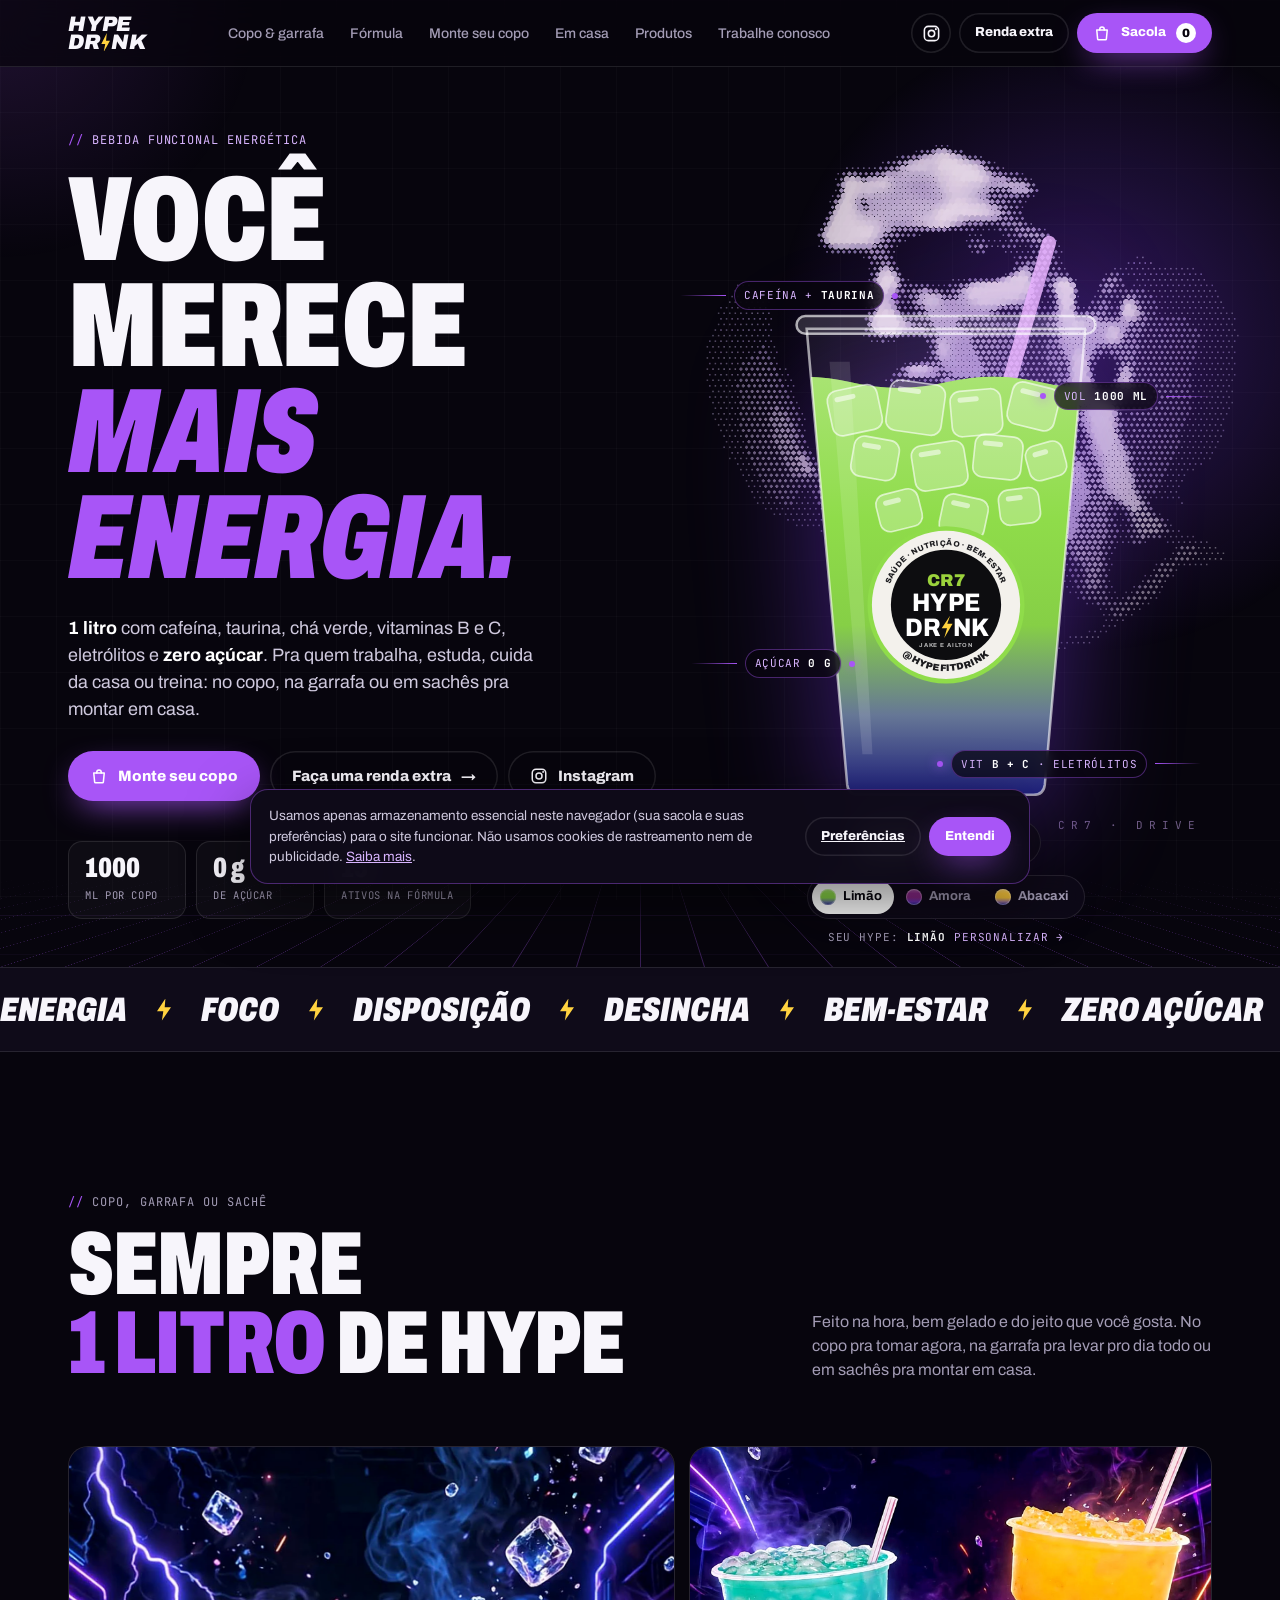
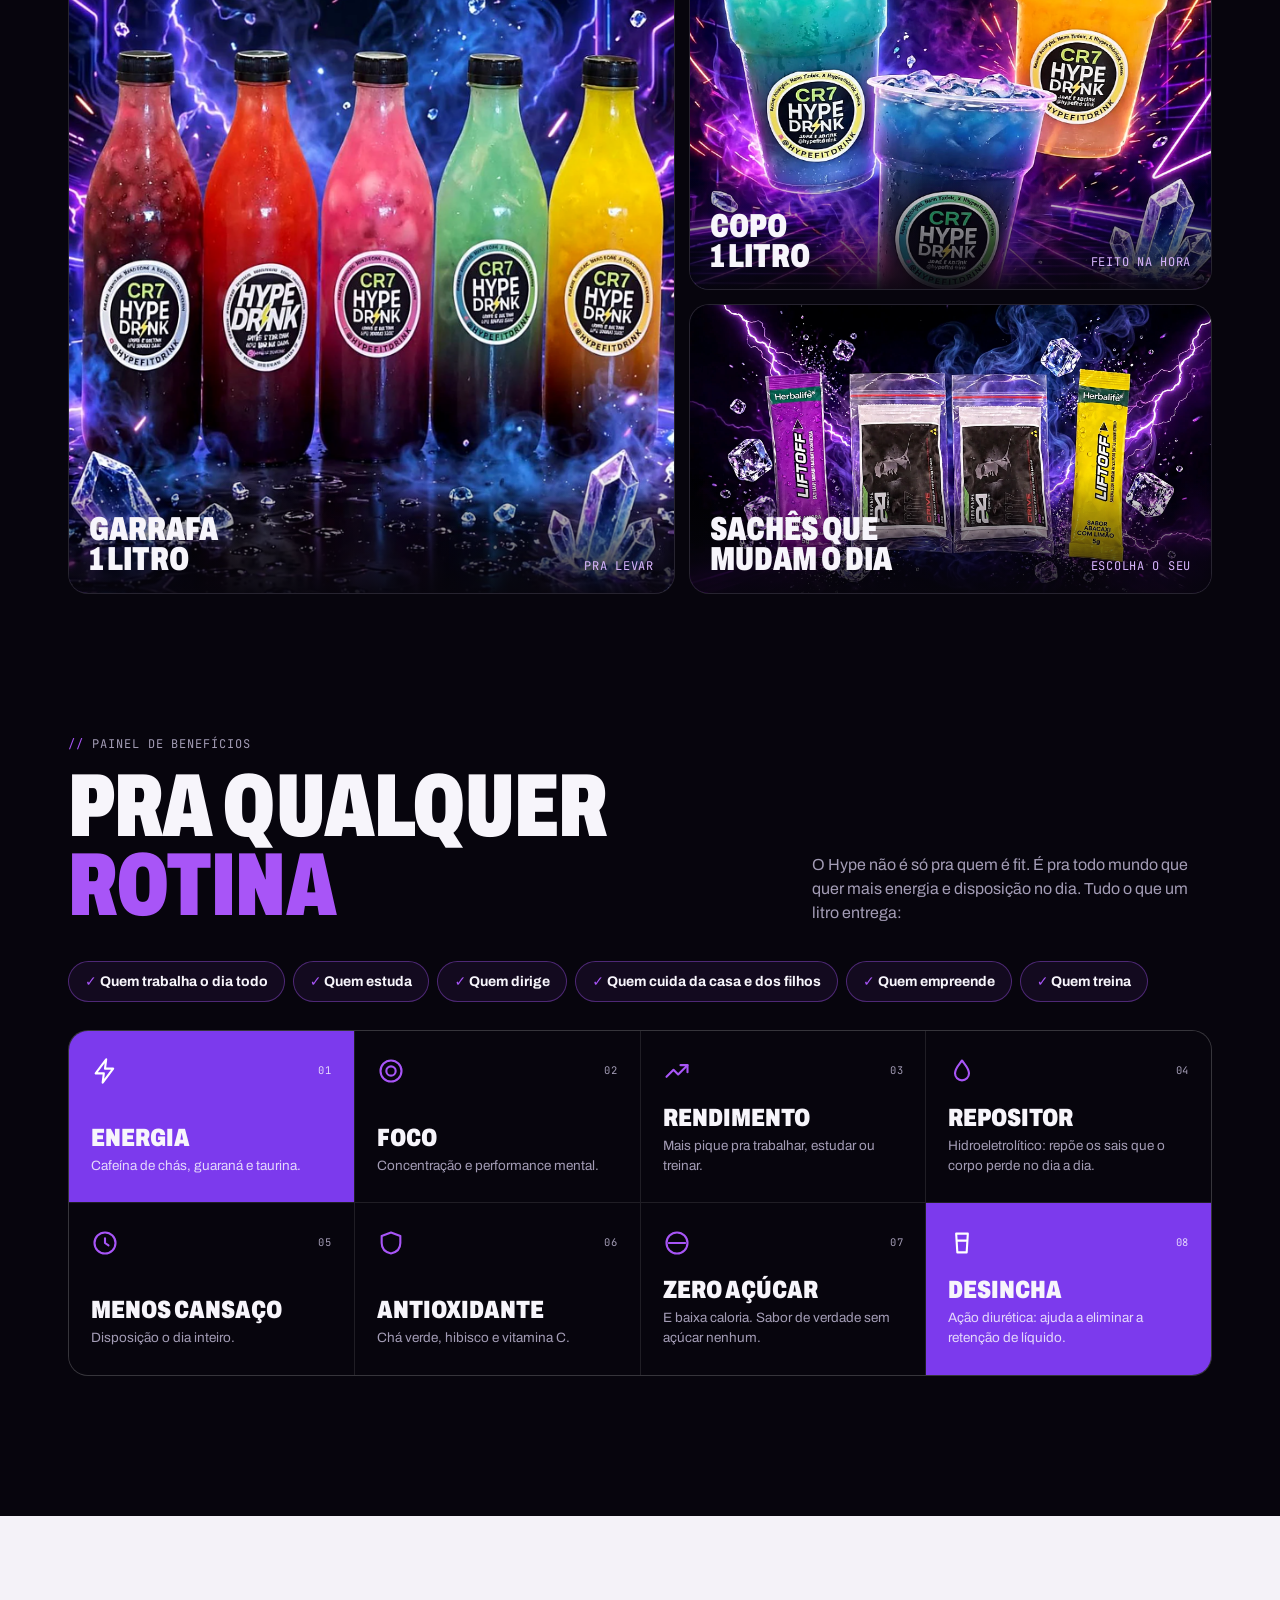
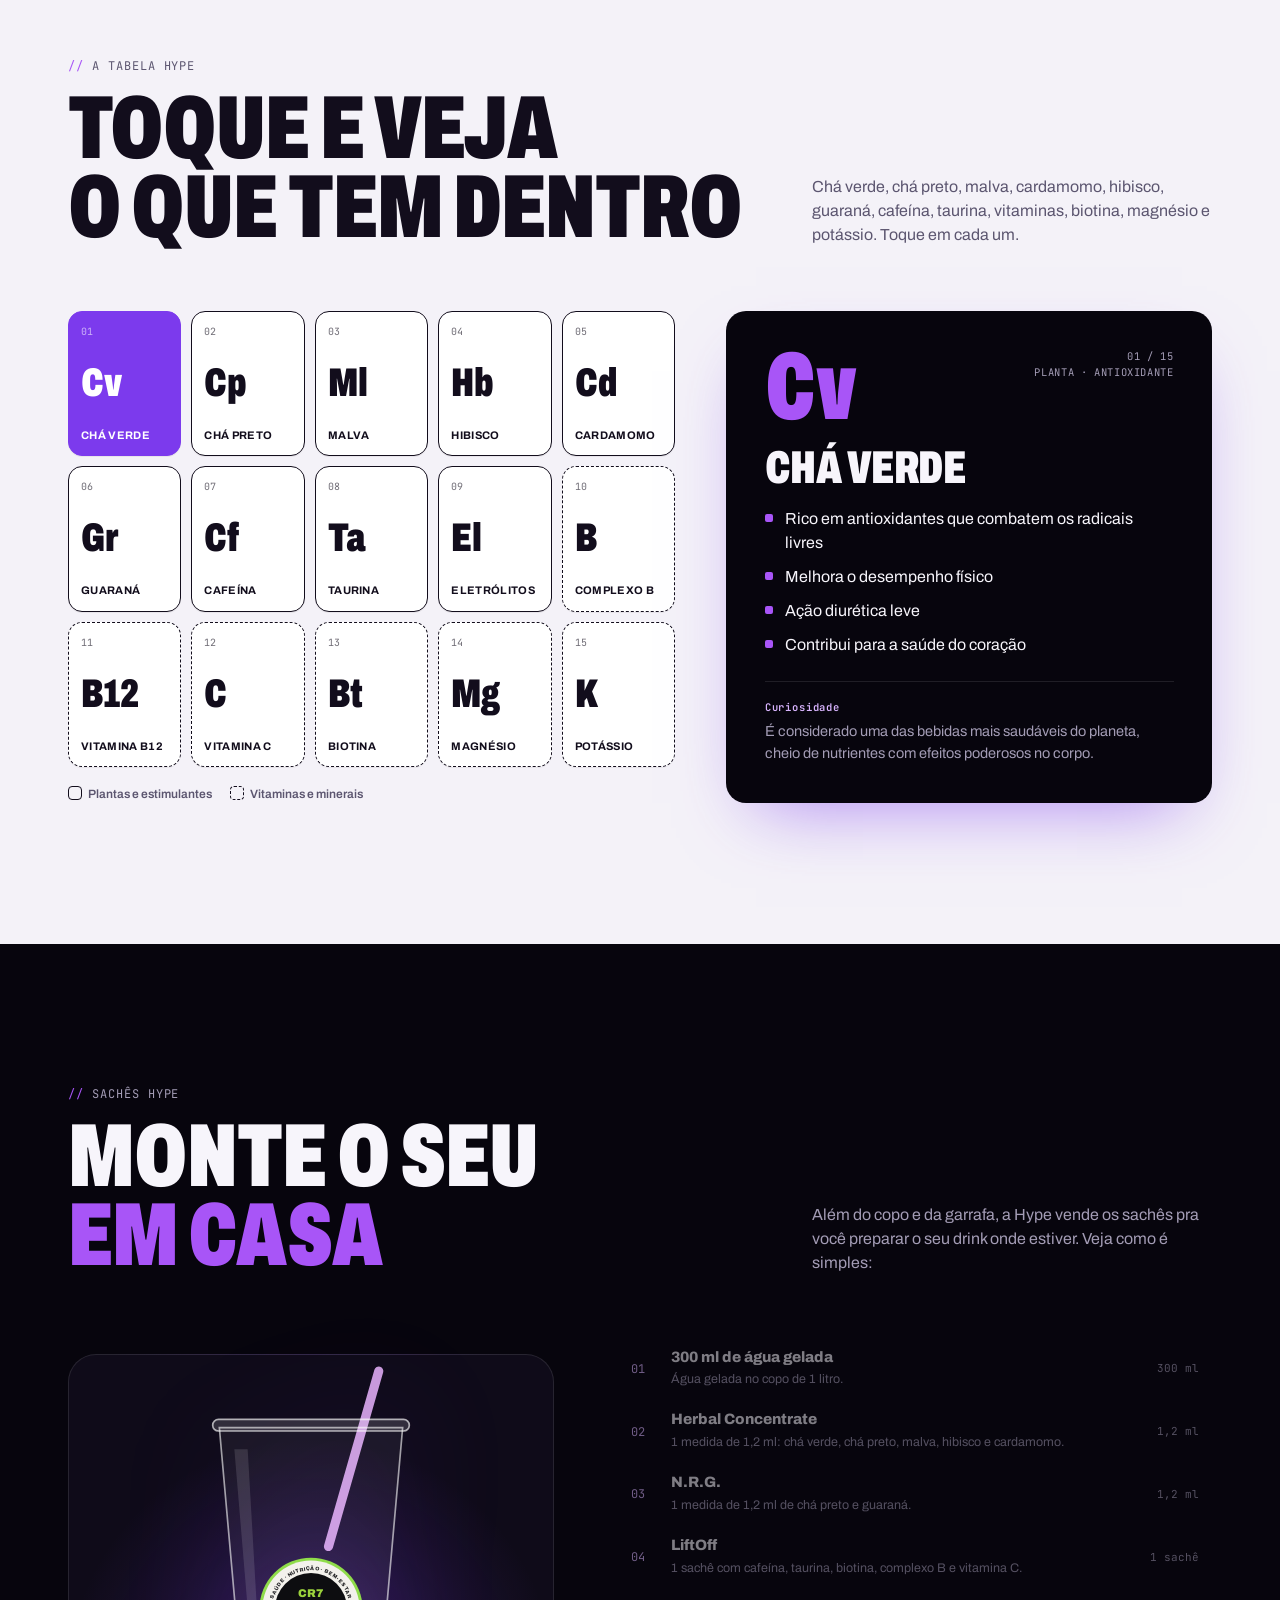
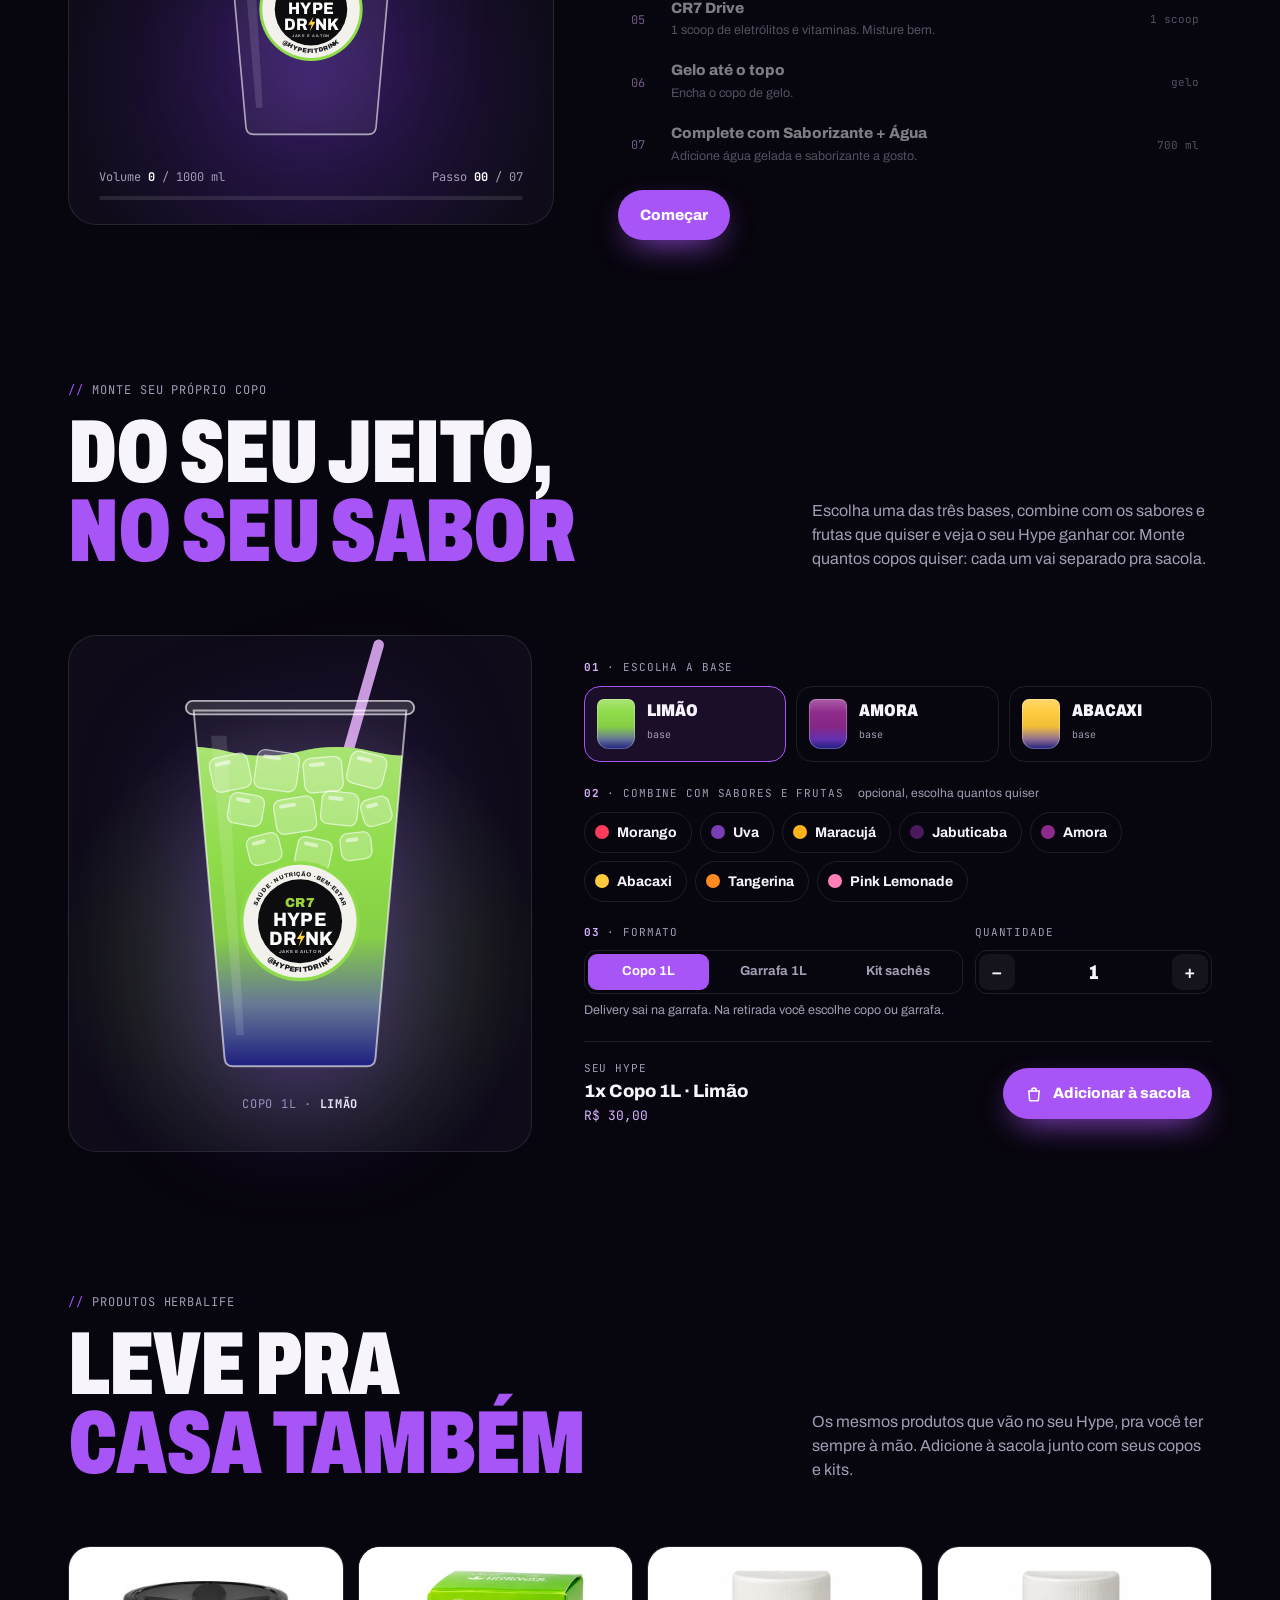
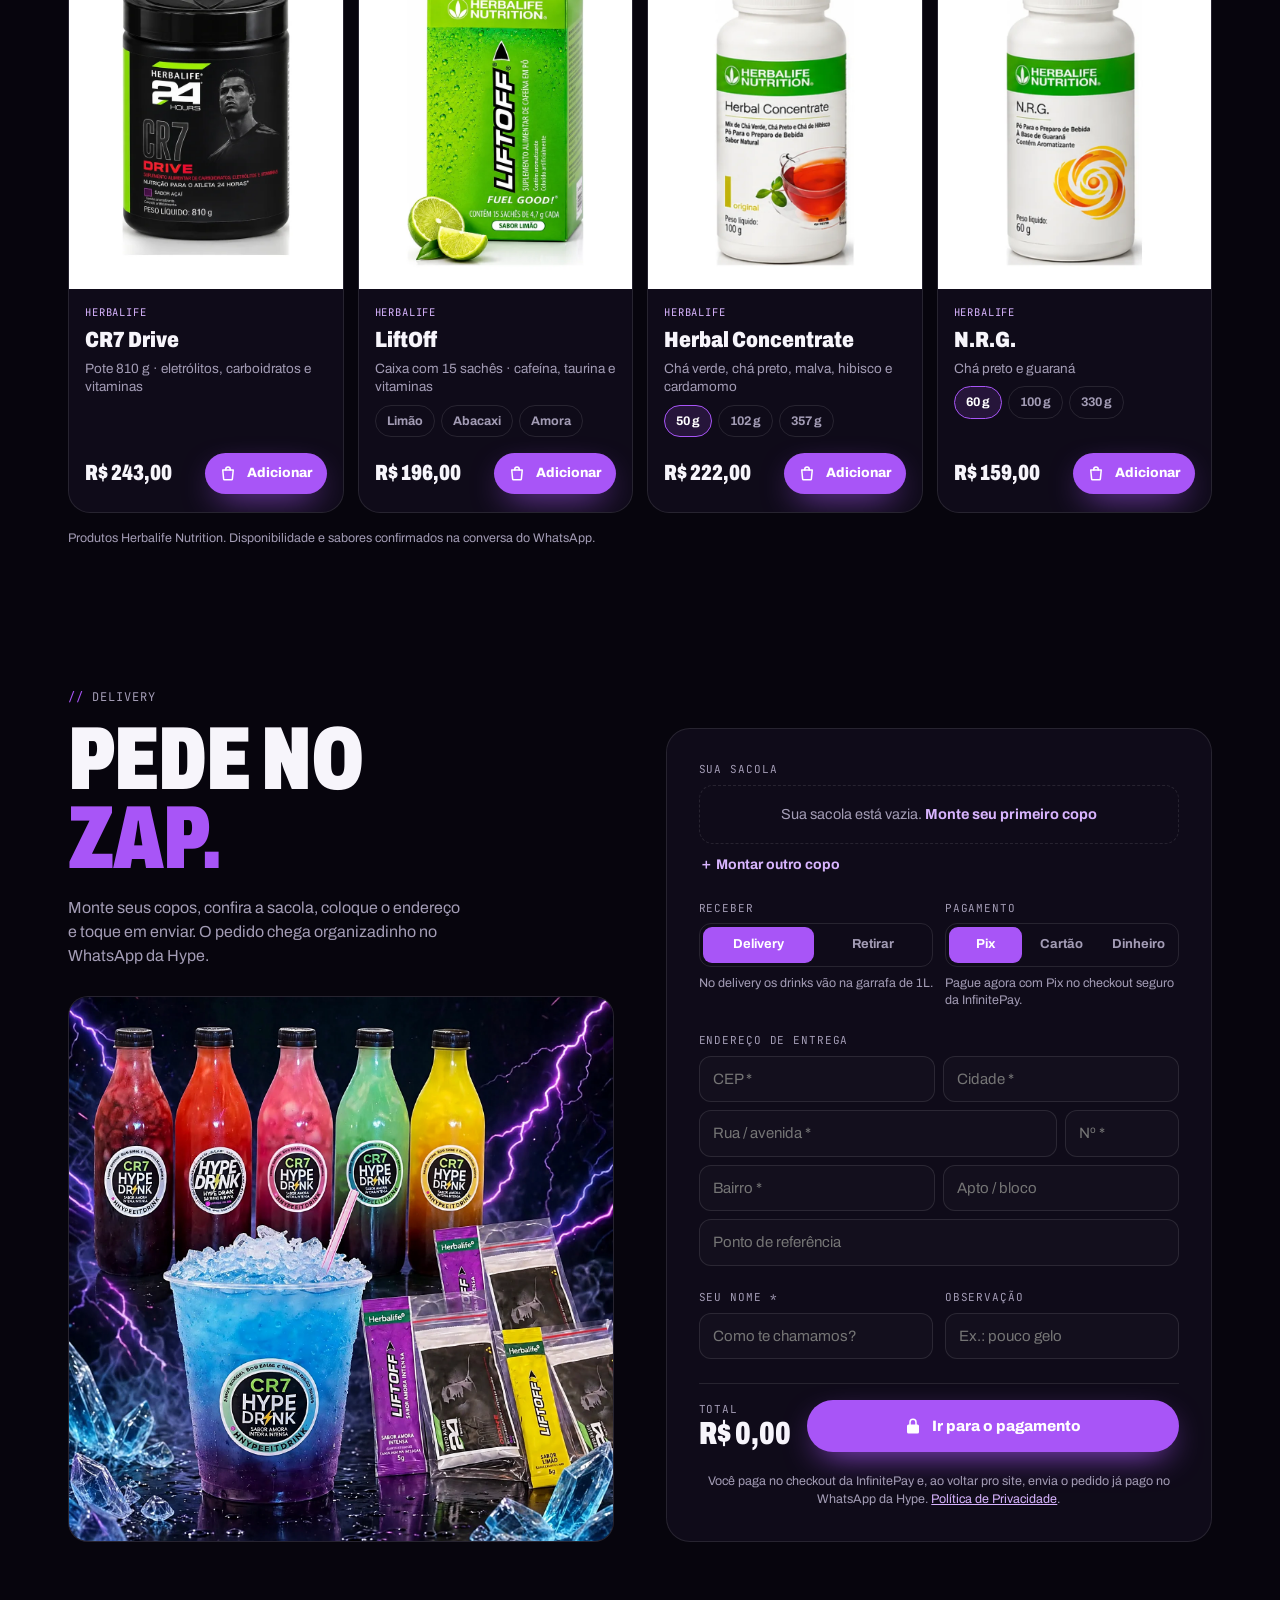
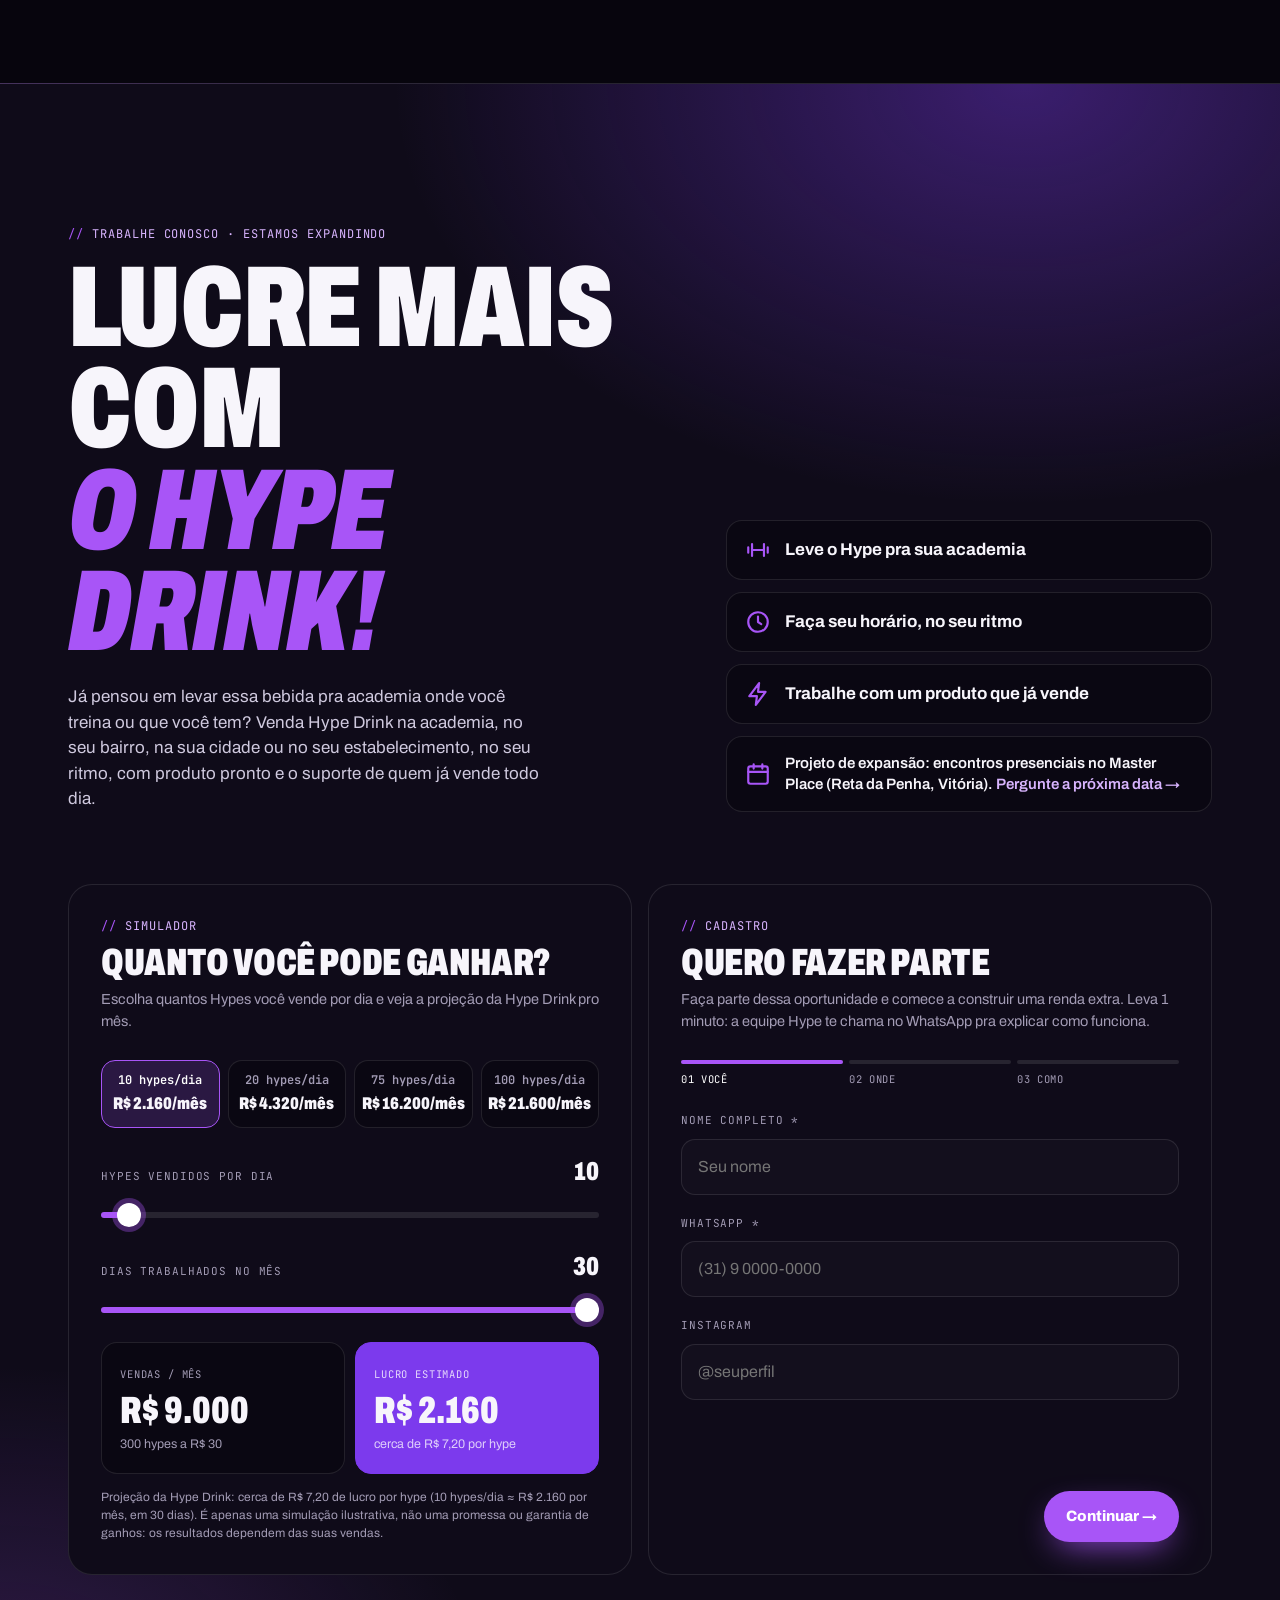
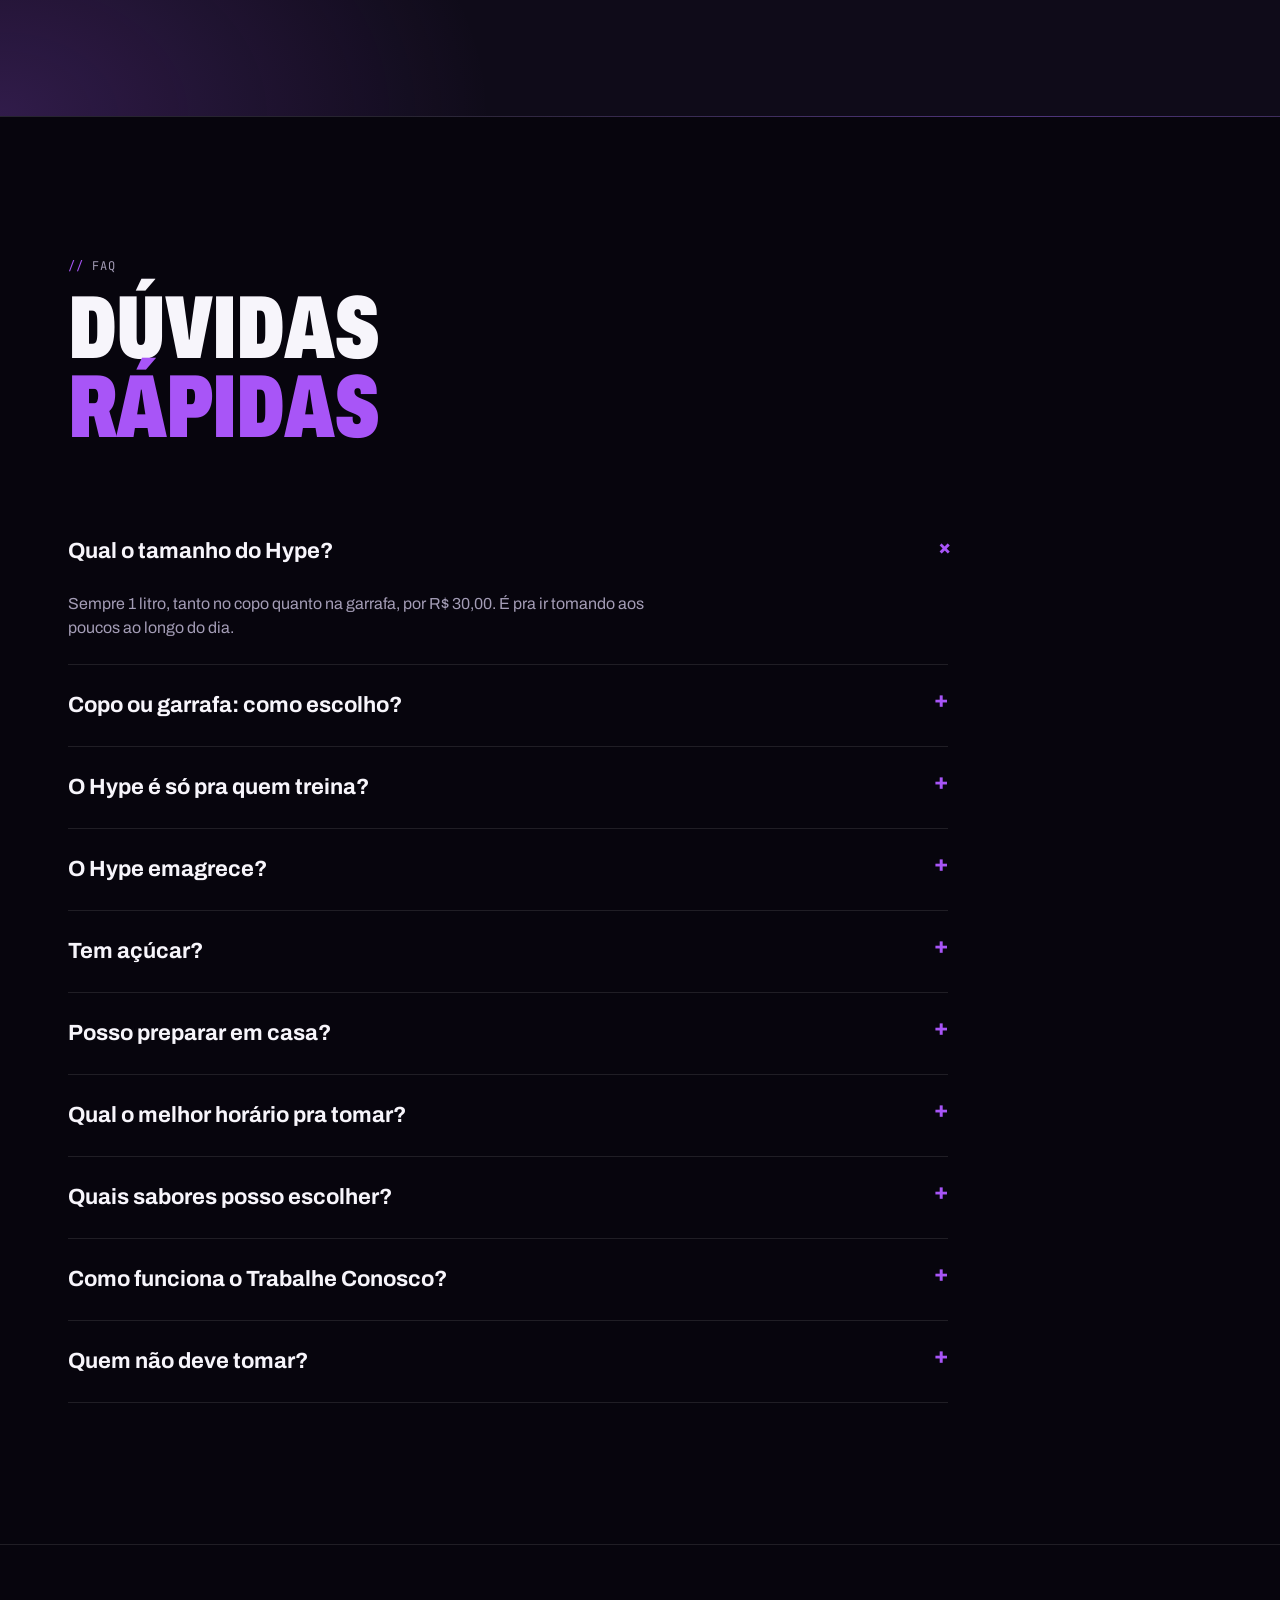
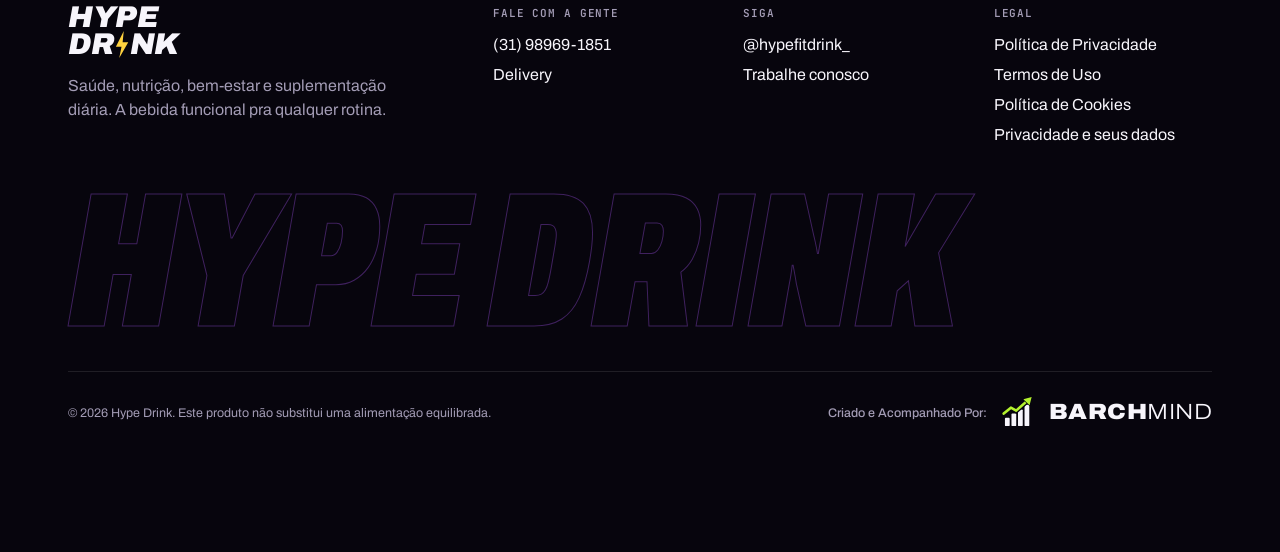
<file: index.html>
<!doctype html>
<html lang="pt-BR">
<head>
<meta charset="utf-8">
<meta name="viewport" content="width=device-width, initial-scale=1, viewport-fit=cover">
<title>Hype Fit Drink</title>
<link rel="icon" href="favicon.svg" type="image/svg+xml">
<link rel="icon" href="favicon-32.png" sizes="32x32" type="image/png">
<link rel="apple-touch-icon" href="apple-touch-icon.png">
<meta name="description" content="Hype Fit Drink: bebida funcional energética de 1 litro. Cafeína, taurina, chá verde, vitaminas B e C, eletrólitos e zero açúcar. No copo, na garrafa ou em sachês. Monte seu copo e faça uma renda extra trabalhando com a Hype.">
<meta name="theme-color" content="#07050d">
<meta property="og:type" content="website">
<meta property="og:title" content="Hype Fit Drink">
<meta property="og:description" content="1 litro de energia, foco e disposição. Zero açúcar. Monte seu copo e peça pelo WhatsApp.">
<meta property="og:url" content="https://hypefitdrink.netlify.app/">
<meta property="og:site_name" content="Hype Fit Drink">
<meta property="og:locale" content="pt_BR">
<meta property="og:image" content="https://hypefitdrink.netlify.app/assets/copos-neon.jpg">
<meta property="og:image:width" content="728">
<meta property="og:image:height" content="1280">
<meta name="twitter:card" content="summary_large_image">
<link rel="canonical" href="https://hypefitdrink.netlify.app/">
<meta name="google-site-verification" content="Ypv107OmJcsfK61vMa24xwpZQLL4mafSCX-icCPOXNg">
<link rel="preconnect" href="https://fonts.googleapis.com">
<link rel="preconnect" href="https://fonts.gstatic.com" crossorigin>
<link href="https://fonts.googleapis.com/css2?family=Archivo:ital,wdth,wght@0,62..125,300..900;1,62..125,300..900&family=JetBrains+Mono:wght@400;600;700&display=swap" rel="stylesheet">
<style>
:root{
  --bg:#07050d;--bg2:#0f0b19;--bg3:#171126;
  --line:rgba(255,255,255,.1);--line2:rgba(168,85,247,.4);
  --text:#f7f5fb;--mute:#a39cb5;
  --p:#a855f7;--p2:#7c3aed;--p3:#d8b4fe;
  --volt:#ffd23f;
  --flav:#ff2d55;
  --paper:#f4f2f8;--paper-ink:#120d1c;
  --r:20px;--pad:clamp(16px,4vw,48px);--max:1240px;
  --mono:"JetBrains Mono",ui-monospace,monospace;
}
*{box-sizing:border-box;margin:0;padding:0}
[hidden]{display:none!important}
html{scroll-behavior:smooth;-webkit-text-size-adjust:100%}
body{background:var(--bg);color:var(--text);font-family:"Archivo",system-ui,sans-serif;line-height:1.5;overflow-x:hidden;-webkit-font-smoothing:antialiased}
body::before{content:"";position:fixed;inset:0;z-index:-1;pointer-events:none;
  background:linear-gradient(rgba(255,255,255,.025) 1px,transparent 1px) 0 0/56px 56px,linear-gradient(90deg,rgba(255,255,255,.025) 1px,transparent 1px) 0 0/56px 56px}
img{display:block;max-width:100%}
a{color:inherit;text-decoration:none}
button,input,select,textarea{font:inherit;color:inherit}
button{background:none;border:0;cursor:pointer}
.wrap{max-width:var(--max);margin:0 auto;padding:0 var(--pad)}
.display{font-weight:900;font-variation-settings:"wdth" 68;text-transform:uppercase;line-height:.88;letter-spacing:-.01em}
.mono{font-family:var(--mono);font-size:12px;letter-spacing:.06em;text-transform:uppercase}
.eyebrow{font-family:var(--mono);font-size:12px;letter-spacing:.08em;color:var(--p3);text-transform:uppercase}
.eyebrow::before{content:"// ";color:var(--p)}
.pp{color:var(--p)}
.flav{color:var(--flav);transition:color .6s}

/* progress + cursor glow */
.progress{position:fixed;top:0;left:0;right:0;height:2px;background:linear-gradient(90deg,var(--p2),var(--p),var(--p3));transform-origin:0 50%;transform:scaleX(0);z-index:100}
.cglow{position:fixed;left:0;top:0;width:520px;height:520px;margin:-260px 0 0 -260px;border-radius:50%;background:radial-gradient(closest-side,rgba(168,85,247,.16),transparent);pointer-events:none;z-index:0;opacity:0;transition:opacity .4s}
@media (pointer:fine){.cglow{opacity:1}}

/* ribbon + nav */
.nav{position:sticky;top:0;z-index:60;background:rgba(7,5,13,.72);backdrop-filter:blur(16px);-webkit-backdrop-filter:blur(16px);border-bottom:1px solid var(--line)}
.nav .wrap{display:flex;align-items:center;justify-content:space-between;height:66px;gap:20px}
.logo{display:inline-flex;flex-direction:column;font-weight:900;font-style:italic;font-variation-settings:"wdth" 100;font-size:21px;line-height:.86;letter-spacing:-.01em}
.logo span{display:flex;align-items:flex-end}
.logo svg{width:.5em;height:.9em;fill:var(--volt);margin:0 .02em}
.nav ul{display:flex;gap:26px;list-style:none;font-size:14px;color:var(--mute);font-weight:500}
.nav ul a{transition:color .2s}.nav ul a:hover{color:var(--text)}
.nav .acts{display:flex;gap:8px}
@media (max-width:980px){.nav ul{display:none}}
@media (max-width:520px){.nav .acts .btn.ghost{display:none}}

.btn{display:inline-flex;align-items:center;justify-content:center;gap:10px;font-weight:800;font-size:15px;padding:14px 22px;border-radius:999px;background:var(--p);color:#fff;white-space:nowrap;transition:transform .2s,box-shadow .3s,background .2s;box-shadow:0 12px 34px -12px var(--p)}
.btn:hover{transform:translateY(-2px);box-shadow:0 16px 44px -10px var(--p)}
.btn svg{width:18px;height:18px;fill:currentColor;flex:none}
.btn.white{background:#fff;color:var(--bg);box-shadow:none}
.btn.ghost{background:transparent;color:var(--text);box-shadow:inset 0 0 0 1.5px var(--line)}
.btn.ghost:hover{box-shadow:inset 0 0 0 1.5px var(--p)}
.btn.sm{padding:10px 16px;font-size:13px}
.iconbtn{width:40px;height:40px;border-radius:50%;display:grid;place-items:center;box-shadow:inset 0 0 0 1.5px var(--line);transition:box-shadow .2s,color .2s}
.iconbtn:hover{box-shadow:inset 0 0 0 1.5px var(--p);color:var(--p3)}
.iconbtn svg{width:19px;height:19px}

/* ---------- HERO ---------- */
.hero{position:relative;overflow:hidden;isolation:isolate;padding:clamp(28px,5vw,64px) 0 0}
.hero::before{content:"";position:absolute;width:900px;height:900px;right:-260px;top:-180px;border-radius:50%;background:radial-gradient(closest-side,rgba(124,58,237,.35),transparent 70%);z-index:-2}
.floor{position:absolute;left:-50%;right:-50%;bottom:0;height:46%;z-index:-1;
  background-image:linear-gradient(rgba(168,85,247,.55) 1px,transparent 1px),linear-gradient(90deg,rgba(168,85,247,.55) 1px,transparent 1px);background-size:64px 64px;
  transform:perspective(420px) rotateX(64deg);transform-origin:50% 100%;
  -webkit-mask-image:linear-gradient(to top,#000 10%,transparent 85%);mask-image:linear-gradient(to top,#000 10%,transparent 85%);
  animation:floor 2.4s linear infinite;opacity:.55}
@keyframes floor{to{background-position:0 64px}}
.hero .wrap{display:grid;grid-template-columns:1.05fr .95fr;gap:24px;align-items:center;min-height:min(760px,calc(100vh - 100px))}
.hero h1{font-size:clamp(60px,9.4vw,140px);margin-top:18px}
.hero h1 em{font-style:italic;color:var(--p);display:block}
.hero .lead{max-width:470px;margin-top:24px;font-size:18px;color:#cfc9de}
.hero .lead b{color:#fff}
.ctas{display:flex;gap:10px;flex-wrap:wrap;margin-top:28px}
.stats{display:flex;gap:10px;margin:40px 0 48px;flex-wrap:wrap}
.stat{border:1px solid var(--line);background:rgba(255,255,255,.03);border-radius:14px;padding:12px 16px;min-width:118px}
.stat b{display:block;font-size:28px;font-weight:900;font-variation-settings:"wdth" 72;line-height:1}
.stat span{font-family:var(--mono);font-size:10.5px;color:var(--mute);text-transform:uppercase;letter-spacing:.06em}

.stage{position:relative;height:100%;min-height:600px;display:grid;place-items:center;perspective:900px}
.vwrap{position:relative;z-index:1;width:min(100%,380px);transform-style:preserve-3d;transition:transform .2s ease-out}
.vessel{width:100%;height:auto;overflow:visible;filter:drop-shadow(0 30px 60px rgba(124,58,237,.45))}
.vessel .glass{fill:rgba(255,255,255,.05)}
.vessel .edge{fill:none;stroke:rgba(255,255,255,.6);stroke-width:2}
.vessel .rim{fill:rgba(255,255,255,.14);stroke:rgba(255,255,255,.65);stroke-width:2}
.vessel .cap{fill:#141019;stroke:rgba(255,255,255,.35);stroke-width:2}
.vessel .shine{fill:#fff;opacity:.12}
.vessel .straw{fill:#e9b3ff;opacity:.85}
.vessel .cupel,.vessel .botel{transition:opacity .5s}
.vessel[data-form=cup] .botel,.vessel[data-form=bottle] .cupel{opacity:0}
.vessel .lvl{transition:transform 1.1s cubic-bezier(.3,.8,.2,1)}
.vessel .wave{animation:wave 3.2s linear infinite}
.vessel .wave.w2{animation-duration:5s;animation-direction:reverse;opacity:.5}
@keyframes wave{to{transform:translateX(-150px)}}
.vessel .ice{transition:opacity .6s}
.vessel.noice .ice{opacity:0}
.vessel .cube{animation:icebob 5.5s ease-in-out infinite;transform-box:fill-box;transform-origin:center}
.vessel .cube rect{fill:rgba(255,255,255,.24);stroke:rgba(255,255,255,.62);stroke-width:1.3}
.vessel .cube .gl{fill:rgba(255,255,255,.55);stroke:none}
@keyframes icebob{0%,100%{transform:translate(0,0) rotate(0deg)}30%{transform:translate(1.6px,-2.6px) rotate(3deg)}65%{transform:translate(-1.3px,1.4px) rotate(-2.4deg)}}
.vessel .bub circle{fill:rgba(255,255,255,.55);animation:bub 4s linear infinite;opacity:0}
@keyframes bub{0%{transform:translateY(0);opacity:0}15%{opacity:.8}100%{transform:translateY(-300px);opacity:0}}
.vessel .ringf{fill:var(--flav);transition:fill .6s}
.vessel .stk text{font-family:Archivo,sans-serif;font-style:normal;font-weight:800}
.vessel .stk .band{fill:#1c1c1f;font-size:6.2px;letter-spacing:.45px}
.vessel .stk .band.b{font-size:7.6px;font-weight:900;letter-spacing:.3px}
.vessel .stk .cr7{fill:#9bd23c;font-size:13.5px;font-weight:900;letter-spacing:.3px}
.vessel .stk .mk{fill:#fff;font-size:20px;font-weight:800;font-variation-settings:"wdth" 92;letter-spacing:.2px}
.vessel .stk .sm{fill:rgba(255,255,255,.72);font-size:4.6px;font-weight:700;letter-spacing:.7px}
.vessel .s0,.vessel .s1,.vessel .s2{transition:stop-color .9s}
.vessel .s3,.vessel .s4{transition:stop-color 1.8s}
.vessel.swirl .lvl{animation:swirl 1.2s ease-in-out}
@keyframes swirl{25%{transform:var(--lt) skewX(4deg)}75%{transform:var(--lt) skewX(-4deg)}}

.hud{position:absolute;z-index:2;font-family:var(--mono);font-size:11px;letter-spacing:.06em;text-transform:uppercase;color:var(--p3);display:flex;align-items:center;gap:8px;white-space:nowrap;pointer-events:none}
.hud b{color:#fff;font-weight:700}
.hud span{background:rgba(7,5,13,.72);border:1px solid var(--line2);padding:5px 9px;border-radius:999px;backdrop-filter:blur(6px)}
.hud i{width:46px;height:1px;background:linear-gradient(90deg,transparent,var(--p))}
.hud.r i{background:linear-gradient(90deg,var(--p),transparent)}
.hud.h1{left:0;top:18%}.hud.h2{right:0;top:30%}.hud.h3{left:2%;top:62%}.hud.h4{right:2%;top:74%}
.hud::before{content:"";width:6px;height:6px;border-radius:50%;background:var(--p);box-shadow:0 0 12px var(--p);order:2}
.hud.r::before{order:0}

.ctrl{position:absolute;left:50%;bottom:22px;transform:translateX(-50%);display:flex;flex-direction:column;align-items:center;gap:10px;z-index:3}
.seg{display:flex;gap:4px;padding:4px;border-radius:999px;background:rgba(15,11,25,.8);border:1px solid var(--line);backdrop-filter:blur(10px)}
.seg button{white-space:nowrap;padding:8px 14px;border-radius:999px;font-size:13px;font-weight:700;color:var(--mute);transition:background .25s,color .25s}
.seg button[aria-pressed=true]{background:#fff;color:var(--bg)}
.chips{display:flex;gap:8px}
.chip{width:30px;height:30px;border-radius:50%;background:linear-gradient(180deg,var(--c) 42%,#3b2c9e);box-shadow:0 0 0 2px var(--bg),0 0 0 3px rgba(255,255,255,.18);transition:transform .2s,box-shadow .2s}
.chip[aria-pressed=true]{transform:scale(1.15);box-shadow:0 0 0 2px var(--bg),0 0 0 4px #fff,0 0 22px var(--c)}
.flavname{font-family:var(--mono);font-size:11px;color:var(--mute);letter-spacing:.08em;text-transform:uppercase;text-align:center}
.flavname b{color:#fff}
.flavname a{color:var(--p3);margin-left:8px}
.bchips{display:flex;gap:4px;padding:4px;border-radius:999px;background:rgba(15,11,25,.8);border:1px solid var(--line);backdrop-filter:blur(10px)}
.bchip{display:flex;align-items:center;gap:7px;padding:7px 12px 7px 8px;border-radius:999px;font-size:13px;font-weight:700;color:var(--mute);white-space:nowrap;transition:background .25s,color .25s}
.bchip i{width:16px;height:16px;border-radius:50%;box-shadow:inset 0 0 0 1px rgba(255,255,255,.3)}
.bchip[aria-pressed=true]{background:#fff;color:var(--bg)}
/* referência CR7 atrás do copo: retrato em pontos, discreto */
.cr7bg{position:absolute;inset:0;pointer-events:none;z-index:0}
.cr7bg img{position:absolute;left:50%;top:14px;width:min(150%,600px);height:auto;translate:-45% 0;opacity:.88;mix-blend-mode:screen;
  animation:cr7float 9s ease-in-out infinite}
@keyframes cr7float{50%{transform:translateY(-8px);opacity:1}}
.cr7bg .c7t{position:absolute;right:2%;bottom:16%;font-family:var(--mono);font-size:11px;letter-spacing:6px;color:rgba(216,180,254,.5)}

@media (max-width:900px){
  .hero .wrap{grid-template-columns:1fr;min-height:0}
  .stage{min-height:600px;place-items:start center;padding-top:20px}
  .vwrap{width:min(74%,300px)}
  .hud{font-size:10px}.hud i{width:22px}
  .hud.h1{left:0;top:6%}.hud.h2{right:0;top:22%}.hud.h3{left:0;top:52%}.hud.h4{right:0;top:64%}
  .stats{margin:32px 0 0;flex-wrap:nowrap;gap:8px}
  .stat{min-width:0;flex:1;padding:10px 12px}
  .stat b{font-size:24px}
  .stat span{font-size:9.5px}

  .bstage .vessel{width:min(70%,230px)}
  .stage{min-height:740px;padding-top:156px}
  .cr7bg img{top:50px;width:min(98%,350px)}
}

/* marquee */
.marquee{border-block:1px solid var(--line);background:var(--bg2);overflow:hidden;position:relative}
.marquee .track{display:flex;width:max-content;animation:mq 30s linear infinite}
.marquee span{display:flex;align-items:center;font-weight:900;font-style:italic;font-variation-settings:"wdth" 72;text-transform:uppercase;font-size:clamp(22px,3vw,34px);padding:16px 0;white-space:nowrap}
.marquee span::after{content:"";width:14px;height:22px;margin:0 30px;background:var(--volt);clip-path:polygon(60% 0,0 58%,45% 58%,35% 100%,100% 40%,55% 40%)}
@keyframes mq{to{transform:translateX(-50%)}}

/* sections */
.sec{padding:clamp(80px,11vw,150px) 0;position:relative}
.head{display:flex;justify-content:space-between;align-items:end;gap:28px;flex-wrap:wrap;margin-bottom:clamp(36px,5vw,64px)}
.head h2{font-size:clamp(46px,7vw,100px);margin-top:14px}
.head p{max-width:400px;color:var(--mute)}

/* gallery */
.gal{display:grid;grid-template-columns:1.16fr 1fr;gap:14px}
.gal .col{display:grid;gap:14px}
.gal .tile>img{width:100%;height:auto}
.gal .tile.big{min-height:420px}
.gal .tile.big>img{position:absolute;inset:0;height:100%;object-fit:cover;object-position:50% 45%}
.tile{position:relative;border-radius:var(--r);overflow:hidden;border:1px solid var(--line);background:var(--bg2);transform-style:preserve-3d;transition:transform .25s ease-out,border-color .3s}
.tile:hover{border-color:var(--line2)}
.crop{position:relative;overflow:hidden;aspect-ratio:var(--w)/var(--h)}
.crop img{position:absolute;max-width:none;width:calc(var(--W)/var(--w)*100%);left:calc(var(--x)/var(--w)*-100%);top:calc(var(--y)/var(--h)*-100%)}
.tile figcaption{position:absolute;left:0;right:0;bottom:0;padding:40px 20px 18px;background:linear-gradient(transparent,rgba(7,5,13,.92));display:flex;justify-content:space-between;align-items:end;gap:12px}
.tile figcaption b{font-size:clamp(24px,2.6vw,34px);font-weight:900;font-variation-settings:"wdth" 70;text-transform:uppercase;line-height:.9}
.tile figcaption .mono{color:var(--p3)}
@media (max-width:820px){.gal{grid-template-columns:1fr}.gal .tile.big{min-height:0;aspect-ratio:4/5}}

/* benefits panel */
.who{list-style:none;display:flex;flex-wrap:wrap;gap:8px;margin:-28px 0 28px}
.who li{padding:9px 16px;border-radius:999px;border:1px solid var(--line2);background:rgba(168,85,247,.08);font-size:14px;font-weight:700}
.who li::before{content:"✓ ";color:var(--p)}
.panel{display:grid;grid-template-columns:repeat(4,1fr);gap:1px;background:var(--line);border:1px solid var(--line);border-radius:var(--r);overflow:hidden}
.ben{background:var(--bg);padding:26px 22px;min-height:170px;display:flex;flex-direction:column;justify-content:space-between;gap:20px;position:relative;transition:background .3s}
.ben:hover{background:var(--bg3)}
.ben .top{display:flex;justify-content:space-between;align-items:center}
.ben svg{width:28px;height:28px;stroke:var(--p);fill:none;stroke-width:1.8;stroke-linecap:round;stroke-linejoin:round}
.ben .mono{color:var(--mute);font-size:10.5px}
.ben h3{font-size:clamp(20px,2vw,25px);font-weight:900;font-variation-settings:"wdth" 76;text-transform:uppercase;line-height:1}
.ben p{color:var(--mute);font-size:13.5px;margin-top:6px}
.ben.hi{background:var(--p2)}
.ben.hi svg{stroke:#fff}.ben.hi .mono,.ben.hi p{color:rgba(255,255,255,.8)}
@media (max-width:900px){.panel{grid-template-columns:1fr 1fr}.ben{min-height:150px;padding:20px 16px}}

/* table (white section) */
.white{background:var(--paper);color:var(--paper-ink)}
.white .eyebrow{color:var(--p2)}
.white .head p{color:#5c5670}
.table{display:grid;grid-template-columns:1.25fr 1fr;gap:clamp(24px,4vw,56px);align-items:stretch}
.table>div:first-child{display:flex;flex-direction:column}
.els{display:grid;grid-template-columns:repeat(5,1fr);grid-auto-rows:1fr;gap:10px;flex:1}
.el{min-height:110px;border:1.5px solid var(--paper-ink);border-radius:14px;padding:12px;background:#fff;box-shadow:0 1px 0 rgba(18,13,28,.06);display:flex;flex-direction:column;justify-content:space-between;text-align:left;transition:background .25s,color .25s,transform .25s,border-color .25s;color:var(--paper-ink)}
.el:hover{transform:translateY(-3px);border-color:var(--p2)}
.el .no{font-family:var(--mono);font-size:10px;opacity:.6}
.el .sy{font-size:clamp(24px,3.2vw,40px);font-weight:900;font-variation-settings:"wdth" 70;line-height:.9}
.el .nm{font-size:clamp(8.5px,1vw,11px);font-weight:700;text-transform:uppercase;letter-spacing:.03em;white-space:nowrap;overflow:hidden;text-overflow:ellipsis}
.el[data-g=vit]{border-style:dashed}
.el[aria-selected=true]{background:var(--p2);border-color:var(--p2);color:#fff}
.legend{display:flex;gap:18px;margin-top:18px;font-size:12px;font-weight:600;color:#5c5670;flex-wrap:wrap}
.legend i{display:inline-block;width:14px;height:14px;border:1.5px solid var(--paper-ink);border-radius:4px;vertical-align:-2px;margin-right:6px}
.legend i.d{border-style:dashed}
.detail{background:var(--bg);color:var(--text);border-radius:var(--r);padding:clamp(24px,3vw,40px);display:flex;flex-direction:column;box-shadow:0 30px 70px -30px rgba(124,58,237,.6)}
.detail .top{display:flex;justify-content:space-between;align-items:start;gap:16px}
.detail .sy{font-size:96px;font-weight:900;font-variation-settings:"wdth" 64;line-height:.8;color:var(--p)}
.detail .kind{font-family:var(--mono);font-size:10.5px;letter-spacing:.06em;text-transform:uppercase;color:var(--mute);text-align:right}
.detail h3{font-size:clamp(34px,3.6vw,48px);margin:22px 0 18px}
.detail ul{list-style:none;display:grid;gap:10px;margin-bottom:24px}
.detail li{display:flex;gap:12px;align-items:baseline}
.detail li::before{content:"";flex:none;width:8px;height:8px;border-radius:2px;background:var(--p);transform:translateY(-2px)}
.detail .swap{display:flex;flex-direction:column;flex:1}
.detail .cur{margin-top:auto;border-top:1px solid var(--line);padding-top:18px;color:var(--mute);font-size:14.5px}
.detail .cur b{display:block;font-family:var(--mono);font-size:10.5px;letter-spacing:.08em;color:var(--p3);margin-bottom:6px;font-weight:600}
.swap{animation:sw .45s cubic-bezier(.2,.8,.2,1)}
@keyframes sw{from{opacity:0;transform:translateY(10px)}}
@media (max-width:900px){.table{grid-template-columns:1fr}.els{grid-template-columns:repeat(4,1fr)}.el{min-height:0;aspect-ratio:1}}
@media (max-width:420px){.els{gap:6px}.el{padding:7px;border-radius:9px}}

/* builder (monte em casa) */
.build{display:grid;grid-template-columns:.9fr 1.1fr;gap:clamp(28px,5vw,72px);align-items:center}
.bstage{position:relative;border:1px solid var(--line);border-radius:28px;background:radial-gradient(circle at 50% 70%,rgba(124,58,237,.28),transparent 60%),var(--bg2);padding:36px 30px 24px;display:flex;flex-direction:column;align-items:center}
.bstage .vessel{width:min(100%,250px)}
.readout{display:flex;justify-content:space-between;width:100%;margin-top:18px;font-family:var(--mono);font-size:12px;color:var(--mute)}
.readout b{color:#fff}
.meter{width:100%;height:4px;border-radius:4px;background:var(--line);margin-top:10px;overflow:hidden}
.meter i{display:block;height:100%;width:0;background:linear-gradient(90deg,var(--p2),var(--p3));transition:width 1s}
.build>div:last-child{display:flex;flex-direction:column;justify-content:center}
.steps{list-style:none;counter-reset:s;display:grid;gap:2px;margin:0 0 14px}
.step{display:grid;grid-template-columns:28px 1fr auto;gap:12px;align-items:center;padding:8px 12px;border-radius:14px;border:1px solid transparent;cursor:pointer;transition:background .25s,border-color .25s,opacity .25s;opacity:.5}
.step .n{font-family:var(--mono);font-size:12px;color:var(--p3)}
.step b{font-weight:800;font-size:15px;line-height:1.25;display:block}
.step span{font-size:12.5px;line-height:1.35;color:var(--mute)}
.step .q{font-family:var(--mono);font-size:11px;color:var(--mute)}
.step.done{opacity:.85}
.step.done .n{color:#fff}
.step.cur{opacity:1;background:var(--bg3);border-color:var(--line2)}
.bnav{display:flex;gap:10px}
.kits{display:grid;grid-template-columns:1.3fr 1fr 1fr;gap:14px;margin-top:clamp(48px,6vw,80px)}
.kit{border:1px solid var(--line);background:var(--bg2);border-radius:var(--r);padding:24px;display:flex;flex-direction:column;gap:10px}
.kit.photo{padding:0;overflow:hidden}
.kit.photo .crop{flex:1;min-height:200px}
.kit.photo .crop img{filter:saturate(1.05)}
.kit h3{font-size:30px}
.kit p{color:var(--mute);font-size:14.5px}
.kit .tag{font-family:var(--mono);font-size:11px;color:var(--p3);text-transform:uppercase;letter-spacing:.06em}
.kit .btn{margin-top:auto}
@media (max-width:900px){.build{grid-template-columns:1fr}.kits{grid-template-columns:1fr}}

/* order */
.ordergrid{display:grid;grid-template-columns:1fr 1fr;gap:clamp(24px,4vw,56px);align-items:stretch}
.card{background:var(--bg2);border:1px solid var(--line);border-radius:24px;padding:clamp(20px,3vw,32px)}
.field{margin-bottom:20px}
.field>label,.field>.lb{display:block;font-family:var(--mono);font-size:11px;letter-spacing:.08em;text-transform:uppercase;color:var(--mute);margin-bottom:10px}
.opts{display:grid;grid-template-columns:repeat(3,1fr);gap:8px}
.opt{padding:14px 10px;border-radius:14px;border:1.5px solid var(--line);text-align:center;transition:border-color .2s,background .2s}
.opt b{display:block;font-weight:800;font-size:15px}
.opt small{font-family:var(--mono);font-size:10.5px;color:var(--mute)}
.opt[aria-pressed=true]{border-color:var(--p);background:rgba(168,85,247,.12)}
.qty{display:flex;align-items:center;justify-content:space-between;border:1.5px solid var(--line);border-radius:14px;padding:6px}
.qty button{width:46px;height:46px;border-radius:10px;background:rgba(255,255,255,.06);font-size:22px;font-weight:700}
.qty output{font-size:26px;font-weight:900;font-variation-settings:"wdth" 75}
input,select,textarea{width:100%;padding:15px 16px;border-radius:14px;border:1.5px solid var(--line);background:rgba(255,255,255,.02);font-size:16px;outline:none;transition:border-color .2s}
input:focus,select:focus,textarea:focus{border-color:var(--p)}
select option{background:var(--bg2)}
textarea{min-height:96px;resize:vertical}
.total{display:flex;justify-content:space-between;align-items:end;border-top:1px solid var(--line);padding-top:20px;margin:6px 0 20px}
.total span{font-family:var(--mono);font-size:12px;color:var(--mute)}
.total b{font-size:44px;font-weight:900;font-variation-settings:"wdth" 70;line-height:1}
.card .btn.full{width:100%;padding:18px}
.note{font-size:12.5px;color:var(--mute);text-align:center;margin-top:12px}
.ordercopy h2{font-size:clamp(50px,7vw,100px);margin:14px 0 18px}
.ordercopy p{color:var(--mute);max-width:44ch}
.ordercopy .mini{display:flex;gap:10px;margin-top:28px}
.ordercopy .mini .tile{flex:1}
@media (max-width:900px){.ordergrid{grid-template-columns:1fr}}

/* formulário de pedido compacto */
.oform .field{margin-bottom:14px}
.oform .field>label,.oform .field>.lb,.oform .lb{margin-bottom:7px}
.oform .opt{padding:9px 8px;border-radius:12px}
.oform .opt b{font-size:14px}
.oform .chips{gap:6px;height:42px;align-items:center}
.oform .chip{width:26px;height:26px}
.oform .qty{padding:3px;border-radius:12px}
.oform .qty button{width:36px;height:36px;border-radius:9px;font-size:18px}
.oform .qty output{font-size:20px}
.oform input{padding:11px 13px;font-size:15px;border-radius:12px}
.frow{display:grid;grid-template-columns:1fr 1fr;gap:12px}
.tg{display:flex;gap:4px;padding:3px;border:1.5px solid var(--line);border-radius:12px}
.tg button{flex:1;padding:8px 4px;border-radius:9px;font-weight:700;font-size:13px;color:var(--mute);transition:background .2s,color .2s}
.tg button[aria-pressed=true]{background:var(--p);color:#fff}
.addr{border:0;margin:0 0 14px;padding:0;min-width:0}
.addr legend{display:block;font-family:var(--mono);font-size:11px;letter-spacing:.08em;text-transform:uppercase;color:var(--mute);margin-bottom:7px;padding:0}
.addr[hidden]{display:none}
.agrid{display:grid;grid-template-columns:repeat(4,1fr);gap:8px}
.a-rua{grid-column:span 3}.a-bai,.a-comp,.a-cep,.a-cid{grid-column:span 2}.a-ref{grid-column:1/-1}
.a-cep{position:relative}
.cepst{position:absolute;right:12px;top:50%;width:16px;height:16px;margin-top:-8px;border-radius:50%;pointer-events:none}
.cepst.load{border:2px solid var(--line2);border-top-color:var(--p);animation:spin .8s linear infinite}
.cepst.ok{background:#1f9d55;-webkit-mask:url("data:image/svg+xml,%3Csvg xmlns='http://www.w3.org/2000/svg' viewBox='0 0 24 24'%3E%3Cpath d='m5 12 5 5 9-10' fill='none' stroke='%23000' stroke-width='3'/%3E%3C/svg%3E") center/14px no-repeat;mask:url("data:image/svg+xml,%3Csvg xmlns='http://www.w3.org/2000/svg' viewBox='0 0 24 24'%3E%3Cpath d='m5 12 5 5 9-10' fill='none' stroke='%23000' stroke-width='3'/%3E%3C/svg%3E") center/14px no-repeat;border-radius:0}
@keyframes spin{to{transform:rotate(360deg)}}
.cepmsg{grid-column:1/-1;font-size:12.5px;color:var(--mute);margin:-2px 0 0}
.cepmsg:empty{display:none}
.cepmsg.bad{color:#ff7a9a}
.cepmsg a{color:var(--p3)}
.obar{display:flex;align-items:center;gap:16px;border-top:1px solid var(--line);padding-top:16px}
.obar .tot span{display:block;font-family:var(--mono);font-size:11px;color:var(--mute);text-transform:uppercase;letter-spacing:.08em}
.obar .tot b{font-size:32px;font-weight:900;font-variation-settings:"wdth" 70;line-height:1;white-space:nowrap}
.obar .btn{flex:1;padding:15px 16px}
.oform .err{margin:0 0 10px;min-height:0}
.oform .note{margin-top:10px}
.oform{display:flex;flex-direction:column;justify-content:space-between;margin-top:40px}
.oform .err:empty{display:none}
@media (max-width:900px){.oform{justify-content:flex-start;margin-top:0}}
@media (max-width:480px){.frow{grid-template-columns:1fr;gap:0}.obar .tot b{font-size:26px}}

/* trabalhe conosco */
.work{background:radial-gradient(900px 600px at 80% 0%,rgba(124,58,237,.4),transparent 70%),radial-gradient(700px 500px at 0% 100%,rgba(168,85,247,.22),transparent 70%),var(--bg2);border-block:1px solid var(--line);overflow:hidden}
.work .intro{display:grid;grid-template-columns:1.1fr .9fr;gap:clamp(28px,5vw,72px);align-items:end;margin-bottom:clamp(40px,6vw,72px)}
.work h2{font-size:clamp(56px,9vw,136px)}
.work h2 em{font-style:italic;color:var(--p)}
.perks{list-style:none;display:grid;gap:12px}
.perks li{display:flex;gap:14px;align-items:center;padding:16px 18px;border:1px solid var(--line);border-radius:16px;background:rgba(7,5,13,.5);font-weight:700;font-size:17px}
.perks svg{width:26px;height:26px;stroke:var(--p);fill:none;stroke-width:2;stroke-linecap:round;stroke-linejoin:round;flex:none}
.sgrid{display:grid;grid-template-columns:1fr 1fr;gap:16px;align-items:stretch}
.sim,.work .form{display:flex;flex-direction:column}
.sim .res{margin-top:auto}
#sfBody{display:flex;flex-direction:column;flex:1}
.work .fnav{margin-top:auto;padding-top:24px}
.work .err:empty{min-height:0;margin:0}
.sim h3,.form h3{font-size:clamp(28px,3vw,38px);margin-bottom:8px;line-height:.95}
.sim p.sub,.form p.sub{color:var(--mute);font-size:14.5px;margin-bottom:28px;min-height:3em}
.qpick{display:grid;grid-template-columns:repeat(4,1fr);gap:8px;margin-bottom:24px}
.qpick button{padding:10px 6px;border-radius:14px;border:1.5px solid var(--line);background:rgba(7,5,13,.5);text-align:center;transition:border-color .2s,background .2s}
.qpick b{display:block;font-size:12px;font-family:var(--mono);color:var(--mute);font-weight:600}
.qpick span{display:block;font-size:17px;font-weight:900;font-variation-settings:"wdth" 75;margin-top:2px}
.qpick button[aria-pressed=true]{border-color:var(--p);background:rgba(168,85,247,.18)}
.qpick button[aria-pressed=true] b{color:#fff}
@media (max-width:480px){.qpick{grid-template-columns:1fr 1fr}}
.perks li a{color:var(--p3);white-space:nowrap}
.perks li span{font-size:15px;font-weight:600;line-height:1.4}
.range{margin-bottom:22px}
.range .lab{display:flex;justify-content:space-between;align-items:baseline;margin-bottom:10px}
.range .lab span{font-family:var(--mono);font-size:11px;letter-spacing:.08em;text-transform:uppercase;color:var(--mute)}
.range .lab b{font-size:26px;font-weight:900;font-variation-settings:"wdth" 72}
input[type=range]{-webkit-appearance:none;appearance:none;padding:0;height:6px;border:0;border-radius:6px;background:linear-gradient(90deg,var(--p) var(--v,30%),rgba(255,255,255,.1) var(--v,30%))}
input[type=range]::-webkit-slider-thumb{-webkit-appearance:none;width:24px;height:24px;border-radius:50%;background:#fff;box-shadow:0 0 0 5px rgba(168,85,247,.35);cursor:pointer}
input[type=range]::-moz-range-thumb{width:24px;height:24px;border:0;border-radius:50%;background:#fff;box-shadow:0 0 0 5px rgba(168,85,247,.35);cursor:pointer}
.res{display:grid;grid-template-columns:1fr 1fr;gap:10px;margin-top:8px}
.res div{border:1px solid var(--line);border-radius:16px;padding:18px;background:rgba(7,5,13,.5)}
.res div.hl{background:var(--p2);border-color:var(--p2)}
.res span{font-family:var(--mono);font-size:10.5px;letter-spacing:.08em;text-transform:uppercase;color:var(--mute)}
.res .hl span{color:rgba(255,255,255,.8)}
.res b{display:block;font-size:clamp(28px,3vw,38px);font-weight:900;font-variation-settings:"wdth" 70;line-height:1.05;margin-top:6px}
.res small{font-size:12.5px;color:var(--mute)}
.res .hl small{color:rgba(255,255,255,.75)}
.disc{font-size:12px;color:var(--mute);margin-top:14px}
.prog{display:flex;gap:6px;margin-bottom:24px}
.prog div{flex:1}
.prog i{display:block;height:4px;border-radius:4px;background:var(--line);overflow:hidden;position:relative}
.prog i::after{content:"";position:absolute;inset:0;background:var(--p);transform:scaleX(0);transform-origin:0;transition:transform .5s}
.prog .on i::after{transform:none}
.prog span{display:block;font-family:var(--mono);font-size:10.5px;color:var(--mute);margin-top:8px;text-transform:uppercase;letter-spacing:.06em}
.prog .on span{color:#fff}
.fstep{display:none}
.fstep.on{display:block;animation:sw .4s}
.row2{display:grid;grid-template-columns:1fr 110px;gap:10px}
.row2 label{display:block;font-family:var(--mono);font-size:11px;letter-spacing:.08em;text-transform:uppercase;color:var(--mute);margin-bottom:10px}
.cards{display:grid;gap:8px}
.rc{position:relative;display:grid;grid-template-columns:auto 1fr;gap:14px;align-items:center;padding:14px 16px;border:1.5px solid var(--line);border-radius:14px;cursor:pointer;transition:border-color .2s,background .2s}
.rc input{position:absolute;opacity:0;pointer-events:none;width:1px}
.rc .dot{width:20px;height:20px;border-radius:50%;border:2px solid var(--mute);display:grid;place-items:center}
.rc b{display:block;font-weight:800}
.rc small{color:var(--mute);font-size:13px}
.rc:has(input:checked){border-color:var(--p);background:rgba(168,85,247,.12)}
.rc:has(input:checked) .dot{border-color:var(--p)}
.rc:has(input:checked) .dot::after{content:"";width:10px;height:10px;border-radius:50%;background:var(--p)}
.pills{display:flex;gap:8px;flex-wrap:wrap}
.pill{position:relative}
.pill input{position:absolute;opacity:0;width:1px}
.pill span{display:inline-block;padding:10px 16px;border-radius:999px;border:1.5px solid var(--line);font-weight:700;font-size:14px;cursor:pointer;transition:all .2s}
.pill input:checked+span{border-color:var(--p);background:rgba(168,85,247,.15)}
.consent{display:flex;gap:12px;align-items:flex-start;font-size:13.5px;color:var(--mute);cursor:pointer}
.consent input{width:20px;height:20px;flex:none;accent-color:var(--p);margin-top:1px}
.fnav{display:flex;justify-content:space-between;gap:10px;margin-top:24px}
.err{color:#ff7a9a;font-size:13px;margin-top:10px;min-height:1em}
.invalid{border-color:#ff5c84!important}
.ok{text-align:center;padding:24px 4px}
.ok .badge{width:72px;height:72px;border-radius:50%;background:var(--p);display:grid;place-items:center;margin:0 auto 18px;box-shadow:0 0 40px var(--p)}
.ok .badge svg{width:34px;height:34px;stroke:#fff;fill:none;stroke-width:3}
.ok h3{margin-bottom:10px}
.ok p{color:var(--mute);margin-bottom:22px}
.ok .mono{color:var(--p3);display:block;margin-bottom:18px}
@media (max-width:900px){.work .intro,.sgrid{grid-template-columns:1fr}}

/* faq */
.faq{max-width:880px}
.faq details{border-bottom:1px solid var(--line)}
.faq summary{list-style:none;cursor:pointer;display:flex;justify-content:space-between;gap:20px;padding:24px 0;font-size:clamp(18px,2vw,22px);font-weight:700}
.faq summary::-webkit-details-marker{display:none}
.faq summary::after{content:"+";font-family:var(--mono);font-size:24px;line-height:1;color:var(--p);transition:transform .3s}
.faq details[open] summary::after{transform:rotate(45deg)}
.faq details p{padding:0 0 24px;color:var(--mute);max-width:66ch}

/* footer */
footer{border-top:1px solid var(--line);padding:60px 0 120px;position:relative;overflow:hidden}
footer .wrap{display:grid;grid-template-columns:1.8fr 1fr 1fr 1fr;gap:32px}
footer h5{font-family:var(--mono);font-size:11px;letter-spacing:.08em;text-transform:uppercase;color:var(--mute);margin-bottom:12px;font-weight:600}
footer li{list-style:none;margin-bottom:6px}
footer .big{grid-column:1/-1;font-size:clamp(70px,15vw,210px);line-height:.8;font-style:italic;color:transparent;-webkit-text-stroke:1px rgba(168,85,247,.35);user-select:none}
footer .legal{grid-column:1/-1;border-top:1px solid var(--line);padding-top:22px;font-size:12.5px;color:var(--mute);display:flex;justify-content:space-between;gap:16px;flex-wrap:wrap;align-items:center}
.credit{display:inline-flex;align-items:center;gap:12px;color:var(--text);font-weight:700}
.credit svg{width:38px;height:38px}
.credit b{font-size:22px;font-weight:900;font-variation-settings:"wdth" 112;letter-spacing:.02em}
.credit b span{font-weight:300}
@media (max-width:900px){footer .wrap{grid-template-columns:1fr 1fr}footer .wrap>div:first-child{grid-column:1/-1}}

/* mobile sticky */
.mcta{position:fixed;left:12px;right:12px;bottom:calc(12px + env(safe-area-inset-bottom));z-index:70;display:none;align-items:center;justify-content:space-between;gap:12px;background:rgba(15,11,25,.92);backdrop-filter:blur(14px);-webkit-backdrop-filter:blur(14px);border:1px solid var(--line2);border-radius:999px;padding:8px 8px 8px 20px;transform:translateY(calc(100% + 60px + env(safe-area-inset-bottom)));opacity:0;visibility:hidden;pointer-events:none;transition:transform .4s cubic-bezier(.2,.8,.2,1),opacity .25s,visibility 0s .4s}
.mcta.show{transform:none;opacity:1;visibility:visible;pointer-events:auto;transition:transform .4s cubic-bezier(.2,.8,.2,1),opacity .25s,visibility 0s}
.mcta small{display:block;font-family:var(--mono);font-size:10px;color:var(--mute)}
.mcta b{font-size:19px;font-weight:900;font-variation-settings:"wdth" 75}
@media (max-width:900px){.mcta{display:flex}}

/* monte seu copo */
.mcgrid{display:grid;grid-template-columns:.85fr 1.15fr;gap:clamp(24px,4vw,56px);align-items:center}
.mcstage{position:relative;border:1px solid var(--line);border-radius:28px;background:radial-gradient(circle at 50% 62%,color-mix(in srgb,var(--flav) 28%,transparent),transparent 62%),var(--bg2);padding:32px 24px 22px;display:flex;flex-direction:column;align-items:center;gap:12px}
.mcstage .vessel{width:min(100%,290px)}
.mcname{font-family:var(--mono);font-size:12px;letter-spacing:.06em;text-transform:uppercase;color:var(--mute);text-align:center;min-height:2.8em;max-width:34ch}
.mcname b{color:#fff}
.mcstep{margin-bottom:22px}
.mc .lb{display:block;font-family:var(--mono);font-size:11px;letter-spacing:.08em;text-transform:uppercase;color:var(--mute);margin-bottom:10px}
.mc .lb b{color:var(--p3)}
.mc .lb small{text-transform:none;letter-spacing:0;font-family:Archivo,sans-serif;margin-left:6px;font-size:12px}
.bases{display:grid;grid-template-columns:repeat(3,1fr);gap:10px}
.base{display:flex;align-items:center;gap:12px;padding:12px;border:1.5px solid var(--line);border-radius:16px;text-align:left;transition:border-color .2s,background .2s,transform .2s}
.base:hover{transform:translateY(-2px)}
.base i{width:38px;height:50px;border-radius:7px 7px 12px 12px;flex:none;box-shadow:inset 0 0 0 1px rgba(255,255,255,.25)}
.base b{display:block;font-weight:900;font-size:17px;text-transform:uppercase;font-variation-settings:"wdth" 80;line-height:1.1}
.base small{font-family:var(--mono);font-size:10px;color:var(--mute)}
.base[aria-pressed=true]{border-color:var(--p);background:rgba(168,85,247,.12)}
.xchips{display:flex;flex-wrap:wrap;gap:8px}
.xchip{display:inline-flex;align-items:center;gap:8px;padding:9px 14px 9px 10px;border-radius:999px;border:1.5px solid var(--line);font-weight:700;font-size:14px;transition:border-color .2s,background .2s}
.xchip i{width:14px;height:14px;border-radius:50%;background:var(--c)}
.xchip[aria-pressed=true]{border-color:var(--c);background:color-mix(in srgb,var(--c) 20%,transparent)}
.xchip[aria-pressed=true]::after{content:"✓";font-size:12px}
.frow3{display:grid;grid-template-columns:1.6fr 1fr;gap:12px}
/* produtos herbalife */
.pgrid{display:grid;grid-template-columns:repeat(4,1fr);gap:14px}
.pcard{display:flex;flex-direction:column;background:var(--bg2);border:1px solid var(--line);border-radius:22px;overflow:hidden;transition:border-color .25s,transform .25s}
.pcard:hover{border-color:var(--line2);transform:translateY(-3px)}
.pcard figure{aspect-ratio:4/5;background:#fff;overflow:hidden}
.pcard figure.fotos{position:relative}
.pcard figure.fotos img{position:absolute;inset:0;opacity:0;transition:opacity .7s,transform .5s}
.pcard figure.fotos img.on{opacity:1}
.pcard figure img{width:100%;height:100%;object-fit:cover;transition:transform .5s}
.pcard:hover figure img{transform:scale(1.04)}
.pcard .pb{display:flex;flex-direction:column;gap:8px;padding:16px 16px 18px;flex:1}
.pcard .tag{font-family:var(--mono);font-size:10.5px;letter-spacing:.08em;text-transform:uppercase;color:var(--p3)}
.pcard h3{font-size:22px;font-weight:900;line-height:1.05;font-variation-settings:"wdth" 80}
.pcard p{font-size:13.5px;color:var(--mute);line-height:1.35}
.pcard .pv{display:flex;flex-wrap:wrap;gap:6px}
.pcard .pv button{padding:6px 11px;border-radius:999px;border:1.5px solid var(--line);font-size:12.5px;font-weight:700;color:var(--mute);transition:all .2s}
.pcard .pv button[aria-pressed=true]{border-color:var(--p);background:rgba(168,85,247,.15);color:#fff}
.pcard .pv.pede button{border-color:var(--p);color:#fff;animation:pede .45s}
@keyframes pede{20%,60%{transform:translateX(-4px)}40%,80%{transform:translateX(4px)}}
.pcard .pf{margin-top:auto;padding-top:8px;display:flex;align-items:center;justify-content:space-between;gap:10px}
.pcard .pf b{font-size:22px;font-weight:900;font-variation-settings:"wdth" 72;white-space:nowrap}
.pcard .pf .btn{padding:10px 14px;font-size:13.5px}
.pcard .pf .btn.done{background:#1f9d55;border-color:#1f9d55}
.pnote{font-size:12.5px;color:var(--mute);margin-top:16px}
@media (max-width:1240px){.pcard .pf{flex-direction:column;align-items:stretch}.pcard .pf .btn{justify-content:center}}
@media (max-width:900px){.pgrid{grid-template-columns:1fr 1fr;gap:10px}.pcard .pf{flex-direction:column;align-items:stretch}.pcard .pf .btn{justify-content:center}}
@media (max-width:480px){.pcard h3{font-size:18px}.pcard .pb{padding:12px}.pcard p{font-size:12.5px}.pcard .pf b{font-size:20px}}
.fhint{font-size:12.5px;color:var(--mute);margin-top:8px;line-height:1.35}
.mckit[hidden]{display:none}
.kitopts{display:grid;grid-template-columns:repeat(3,1fr);gap:8px}
.kitopt{padding:12px 8px;border-radius:14px;border:1.5px solid var(--line);text-align:center;transition:border-color .2s,background .2s}
.kitopt b{display:block;font-size:22px;font-weight:900;font-variation-settings:"wdth" 75;line-height:1}
.kitopt span{display:block;font-family:var(--mono);font-size:10.5px;color:var(--mute);margin:2px 0 6px;text-transform:uppercase}
.kitopt em{font-style:normal;font-weight:800;color:var(--p3);font-size:14px}
.kitopt[aria-pressed=true]{border-color:var(--p);background:rgba(168,85,247,.12)}
.pronto{display:flex;gap:12px;align-items:flex-start;margin-top:12px;padding:12px 14px;border:1.5px solid var(--line);border-radius:14px;cursor:pointer}
.pronto input{width:20px;height:20px;flex:none;accent-color:var(--p);margin-top:2px;padding:0}
.pronto b{display:block;font-size:14.5px}
.pronto small{color:var(--mute);font-size:12.5px}
.pronto:has(input:checked){border-color:var(--p);background:rgba(168,85,247,.08)}
.mc .qty{padding:3px;border-radius:12px}
.mc .qty button{width:36px;height:36px;border-radius:9px;font-size:18px}
.mc .qty output{font-size:20px}
.mcbar{display:flex;align-items:center;justify-content:space-between;gap:16px;border-top:1px solid var(--line);padding-top:18px;flex-wrap:wrap}
.mcbar .lb{margin-bottom:4px}
.mcbar b{display:block;font-size:18px;font-weight:800;max-width:38ch;line-height:1.3}
.mcbar small{font-family:var(--mono);font-size:13px;color:var(--p3)}
.mcacts{display:flex;gap:8px;flex-wrap:wrap}
.toast{margin-top:14px;padding:14px 16px;border-radius:14px;background:rgba(168,85,247,.14);border:1px solid var(--line2);display:flex;align-items:center;justify-content:space-between;gap:12px;flex-wrap:wrap;font-weight:700;animation:sw .4s}
.toast[hidden]{display:none}
.toast div{display:flex;gap:8px;flex-wrap:wrap}
@media (max-width:900px){.mcgrid{grid-template-columns:1fr}.mcstage .vessel{width:min(62%,240px)}}
@media (max-width:560px){.base{flex-direction:column;text-align:center;gap:6px;padding:10px 6px}.base i{width:30px;height:40px}.base b{font-size:14px}.frow3{grid-template-columns:1fr}.mcacts,.mcacts .btn{width:100%}}

/* sacola */
.bag{display:flex;flex-direction:column;gap:8px}
.bitem{display:grid;grid-template-columns:28px 1fr auto auto;gap:12px;align-items:center;padding:10px 12px;border:1px solid var(--line);border-radius:14px;background:rgba(255,255,255,.02)}
.bitem .sw{width:28px;height:38px;border-radius:5px 5px 9px 9px;box-shadow:inset 0 0 0 1px rgba(255,255,255,.25)}
.bitem .bi b{display:block;font-size:14px}
.bitem .bi span{display:block;font-size:13px;color:var(--mute);line-height:1.3}
.bitem .bi .swp{color:var(--p3);font-size:12px;margin-top:2px}
.bitem img.sw{width:28px;height:35px;object-fit:cover;border-radius:6px;box-shadow:none}
.bia{display:flex;gap:14px;margin-top:4px}
.bia button{font-family:var(--mono);font-size:11px;color:var(--p3);text-transform:uppercase;letter-spacing:.06em;padding:0}
.bia button:hover{color:#fff}
.bq{display:flex;align-items:center;gap:6px;border:1px solid var(--line);border-radius:10px;padding:2px}
.bq button{width:28px;height:28px;border-radius:7px;background:rgba(255,255,255,.06);font-weight:700}
.bq output{min-width:18px;text-align:center;font-weight:800}
.bp{font-weight:900;font-variation-settings:"wdth" 75;white-space:nowrap;min-width:76px;text-align:right}
.bagempty{padding:18px;border:1.5px dashed var(--line);border-radius:14px;color:var(--mute);font-size:14.5px;text-align:center}
.bagempty a,.addmore{color:var(--p3);font-weight:700}
.addmore{display:inline-block;margin-top:10px;font-size:14px}
.bagbtn .badge{min-width:20px;height:20px;padding:0 6px;border-radius:999px;background:#fff;color:var(--bg);font-size:12px;display:inline-grid;place-items:center;font-weight:900}
.note a,.consent a{color:var(--p3);text-decoration:underline}
@media (max-width:480px){.bitem{grid-template-columns:24px 1fr auto}.bp{grid-column:2/-1;text-align:left}}

/* aviso de cookies */
.cookie{position:fixed;left:16px;right:16px;bottom:16px;z-index:90;max-width:780px;margin:0 auto;background:rgba(15,11,25,.97);border:1px solid var(--line2);border-radius:18px;padding:16px 18px;display:flex;gap:16px;align-items:center;justify-content:space-between;flex-wrap:wrap;backdrop-filter:blur(14px);box-shadow:0 20px 60px rgba(0,0,0,.5)}
.cookie[hidden]{display:none}
.cookie p{font-size:13.5px;color:#cfc9de;flex:1;min-width:240px}
.cookie a{color:var(--p3);text-decoration:underline}
.cookie div{display:flex;gap:8px}
.legalnav li a{color:var(--text)}

/* reveal */
.rv{opacity:0;transform:translateY(26px);transition:opacity .8s,transform .9s cubic-bezier(.2,.8,.2,1)}
.rv.in{opacity:1;transform:none}
@media (prefers-reduced-motion:reduce){
  *,*::before,*::after{animation:none!important;transition:none!important}
  .rv{opacity:1;transform:none}html{scroll-behavior:auto}
}
</style>
</head>
<body>
<div class="progress" id="progress"></div>
<div class="cglow" id="cglow" aria-hidden="true"></div>


<header class="nav">
  <div class="wrap">
    <a href="#topo" class="logo" aria-label="Hype Drink">
      <span>HYPE</span>
      <span>DR<svg viewBox="0 0 12 24" aria-hidden="true"><path d="M8 0 1 14h5l-2 10 8-14H7z"/></svg>NK</span>
    </a>
    <ul>
      <li><a href="#copos">Copo &amp; garrafa</a></li>
      <li><a href="#formula">Fórmula</a></li>
      <li><a href="#monte-copo">Monte seu copo</a></li>
      <li><a href="#em-casa">Em casa</a></li>
      <li><a href="#produtos">Produtos</a></li>
      <li><a href="#trabalhe">Trabalhe conosco</a></li>
    </ul>
    <div class="acts">
      <a href="https://www.instagram.com/hypefitdrink_/" class="iconbtn" target="_blank" rel="noopener" aria-label="Instagram @hypefitdrink_"><svg viewBox="0 0 24 24"><use href="#i-ig"/></svg></a>
      <a href="#trabalhe" class="btn ghost sm">Renda extra</a>
      <a href="#pedido" class="btn sm bagbtn" aria-label="Ver sacola"><svg viewBox="0 0 24 24"><use href="#i-bag"/></svg>Sacola <span class="badge" id="bagCount">0</span></a>
    </div>
  </div>
</header>

<svg width="0" height="0" style="position:absolute" aria-hidden="true">
  <symbol id="i-ig" viewBox="0 0 24 24"><rect x="3" y="3" width="18" height="18" rx="5" fill="none" stroke="currentColor" stroke-width="2"/><circle cx="12" cy="12" r="4" fill="none" stroke="currentColor" stroke-width="2"/><circle cx="17.5" cy="6.5" r="1.3" fill="currentColor"/></symbol>
  <symbol id="i-bag" viewBox="0 0 24 24"><path d="M5 8h14l-1.2 12.2a1 1 0 0 1-1 .8H7.2a1 1 0 0 1-1-.8L5 8Z" fill="none" stroke="currentColor" stroke-width="2" stroke-linejoin="round"/><path d="M9 8V7a3 3 0 0 1 6 0v1" fill="none" stroke="currentColor" stroke-width="2" stroke-linecap="round"/></symbol>
  <symbol id="i-lock" viewBox="0 0 24 24"><path d="M7 10V7a5 5 0 0 1 10 0v3h1a2 2 0 0 1 2 2v8a2 2 0 0 1-2 2H6a2 2 0 0 1-2-2v-8a2 2 0 0 1 2-2h1Zm2 0h6V7a3 3 0 0 0-6 0v3Z"/></symbol>
  <symbol id="i-wa" viewBox="0 0 24 24"><path d="M12 2a10 10 0 0 0-8.6 15.1L2 22l5-1.3A10 10 0 1 0 12 2Zm5.3 14.1c-.2.6-1.3 1.2-1.8 1.2-.5.1-1 .2-3.3-.7-2.8-1.1-4.5-3.9-4.7-4.1-.1-.2-1.1-1.5-1.1-2.9 0-1.4.7-2 1-2.3.2-.3.5-.3.7-.3h.5c.2 0 .4 0 .6.5l.9 2.1c.1.2.1.4 0 .5l-.3.5-.4.5c-.1.1-.3.3-.1.6.2.3.8 1.3 1.7 2.1 1.2 1 2.1 1.3 2.4 1.5.3.1.5.1.6-.1l.9-1.1c.2-.3.4-.2.6-.1l2 1c.3.1.5.2.5.3.1.2.1.7-.1 1.3Z"/></symbol>
</svg>

<main id="topo">

<!-- ================= HERO ================= -->
<section class="hero">
  <div class="floor" aria-hidden="true"></div>
  <div class="wrap">
    <div>
      <p class="eyebrow">Bebida funcional energética</p>
      <h1 class="display">Você merece<em>mais energia.</em></h1>
      <p class="lead"><b>1 litro</b> com cafeína, taurina, chá verde, vitaminas B e C, eletrólitos e <b>zero açúcar</b>. Pra quem trabalha, estuda, cuida da casa ou treina: no copo, na garrafa ou em sachês pra montar em casa.</p>
      <div class="ctas">
        <a href="#monte-copo" class="btn"><svg viewBox="0 0 24 24"><use href="#i-bag"/></svg>Monte seu copo</a>
        <a href="#trabalhe" class="btn ghost">Faça uma renda extra <span aria-hidden="true">→</span></a>
        <a href="https://www.instagram.com/hypefitdrink_/" class="btn ghost" target="_blank" rel="noopener"><svg viewBox="0 0 24 24"><use href="#i-ig"/></svg>Instagram</a>
      </div>
      <div class="stats">
        <div class="stat"><b data-count="1000">0</b><span>ml por copo</span></div>
        <div class="stat"><b>0 g</b><span>de açúcar</span></div>
        <div class="stat"><b data-count="15">0</b><span>ativos na fórmula</span></div>
      </div>
    </div>

    <div class="stage" id="stage">
      <div class="hud h1"><i></i><span>Cafeína + <b>Taurina</b></span></div>
      <div class="hud h2 r"><span>Vol <b>1000 ml</b></span><i></i></div>
      <div class="hud h3"><i></i><span>Açúcar <b>0 g</b></span></div>
      <div class="hud h4 r"><span>Vit <b>B + C</b> · eletrólitos</span><i></i></div>
      <div class="cr7bg" aria-hidden="true">
        <img src="assets/cr7-retrato.webp" alt="" width="667" height="632">
        <span class="c7t">CR7 · DRIVE</span>
      </div>
      <div class="vwrap" id="vwrap"><div id="heroVessel"></div></div>
      <div class="ctrl">
        <div class="seg" role="group" aria-label="Formato">
          <button type="button" data-form="cup" aria-pressed="true">Copo 1L</button>
          <button type="button" data-form="bottle" aria-pressed="false">Garrafa 1L</button>
        </div>
        <div class="bchips" role="group" aria-label="Base do sabor" id="heroBases"></div>
        <p class="flavname">Seu Hype: <b id="flavName">Limão</b><a href="#monte-copo">Personalizar →</a></p>
      </div>
    </div>
  </div>
</section>

<div class="marquee" aria-hidden="true"><div class="track"><span>Energia</span><span>Foco</span><span>Disposição</span><span>Desincha</span><span>Bem-estar</span><span>Zero açúcar</span></div></div>

<!-- ================= COPOS & GARRAFAS ================= -->
<section class="sec" id="copos">
  <div class="wrap">
    <div class="head rv">
      <div><p class="eyebrow">Copo, garrafa ou sachê</p><h2 class="display">Sempre<br><span class="pp">1 litro</span> de hype</h2></div>
      <p>Feito na hora, bem gelado e do jeito que você gosta. No copo pra tomar agora, na garrafa pra levar pro dia todo ou em sachês pra montar em casa.</p>
    </div>
    <div class="gal">
      <figure class="tile big rv" data-tilt>
        <img src="assets/garrafa-1l.webp" alt="Cinco garrafas de Hype Drink de 1 litro em cores diferentes" width="1400" height="1692" loading="lazy">
        <figcaption><b>Garrafa<br>1 litro</b><span class="mono">Pra levar</span></figcaption>
      </figure>
      <div class="col">
        <figure class="tile rv" data-tilt>
          <img src="assets/copo-1l.webp" alt="Três copos de Hype Drink de 1 litro nas cores verde-água, azul e laranja" width="1600" height="1357" loading="lazy">
          <figcaption><b>Copo<br>1 litro</b><span class="mono">Feito na hora</span></figcaption>
        </figure>
        <figure class="tile rv" data-tilt>
          <img src="assets/saches.webp" alt="Sachês LiftOff sabor amora e abacaxi com limão e sachês de CR7 Drive" width="1920" height="1060" loading="lazy">
          <figcaption><b>Sachês que<br>mudam o dia</b><span class="mono">Escolha o seu</span></figcaption>
        </figure>
      </div>
    </div>
  </div>
</section>

<!-- ================= BENEFÍCIOS ================= -->
<section class="sec" style="padding-top:0">
  <div class="wrap">
    <div class="head rv">
      <div><p class="eyebrow">Painel de benefícios</p><h2 class="display">Pra qualquer<br><span class="pp">rotina</span></h2></div>
      <p>O Hype não é só pra quem é fit. É pra todo mundo que quer mais energia e disposição no dia. Tudo o que um litro entrega:</p>
    </div>
    <ul class="who rv" aria-label="Pra quem é o Hype">
      <li>Quem trabalha o dia todo</li><li>Quem estuda</li><li>Quem dirige</li><li>Quem cuida da casa e dos filhos</li><li>Quem empreende</li><li>Quem treina</li>
    </ul>
    <div class="panel rv">
      <div class="ben hi"><div class="top"><svg viewBox="0 0 24 24"><path d="M13 2 4 14h7l-1 8 9-12h-7z"/></svg><span class="mono">01</span></div><div><h3>Energia</h3><p>Cafeína de chás, guaraná e taurina.</p></div></div>
      <div class="ben"><div class="top"><svg viewBox="0 0 24 24"><circle cx="12" cy="12" r="9"/><circle cx="12" cy="12" r="4"/></svg><span class="mono">02</span></div><div><h3>Foco</h3><p>Concentração e performance mental.</p></div></div>
      <div class="ben"><div class="top"><svg viewBox="0 0 24 24"><path d="M3 17l6-6 4 4 8-8"/><path d="M15 7h6v6"/></svg><span class="mono">03</span></div><div><h3>Rendimento</h3><p>Mais pique pra trabalhar, estudar ou treinar.</p></div></div>
      <div class="ben"><div class="top"><svg viewBox="0 0 24 24"><path d="M12 3c3 4 6 7 6 11a6 6 0 0 1-12 0c0-4 3-7 6-11Z"/></svg><span class="mono">04</span></div><div><h3>Repositor</h3><p>Hidroeletrolítico: repõe os sais que o corpo perde no dia a dia.</p></div></div>
      <div class="ben"><div class="top"><svg viewBox="0 0 24 24"><path d="M12 8v4l3 2"/><circle cx="12" cy="12" r="9"/></svg><span class="mono">05</span></div><div><h3>Menos cansaço</h3><p>Disposição o dia inteiro.</p></div></div>
      <div class="ben"><div class="top"><svg viewBox="0 0 24 24"><path d="M12 3 4 6v6c0 5 3.5 8 8 9 4.5-1 8-4 8-9V6z"/></svg><span class="mono">06</span></div><div><h3>Antioxidante</h3><p>Chá verde, hibisco e vitamina C.</p></div></div>
      <div class="ben"><div class="top"><svg viewBox="0 0 24 24"><path d="M5 12h14"/><circle cx="12" cy="12" r="9"/></svg><span class="mono">07</span></div><div><h3>Zero açúcar</h3><p>E baixa caloria. Sabor de verdade sem açúcar nenhum.</p></div></div>
      <div class="ben hi"><div class="top"><svg viewBox="0 0 24 24"><path d="M7 4h10l-1 16H8z"/><path d="M8 10h8"/></svg><span class="mono">08</span></div><div><h3>Desincha</h3><p>Ação diurética: ajuda a eliminar a retenção de líquido.</p></div></div>
    </div>
  </div>
</section>

<!-- ================= FÓRMULA ================= -->
<section class="sec white" id="formula">
  <div class="wrap">
    <div class="head rv">
      <div><p class="eyebrow">A tabela Hype</p><h2 class="display">Toque e veja<br>o que tem dentro</h2></div>
      <p>Chá verde, chá preto, malva, cardamomo, hibisco, guaraná, cafeína, taurina, vitaminas, biotina, magnésio e potássio. Toque em cada um.</p>
    </div>
    <div class="table">
      <div class="rv">
        <div class="els" role="tablist" aria-label="Ingredientes" id="els"></div>
        <div class="legend"><span><i></i>Plantas e estimulantes</span><span><i class="d"></i>Vitaminas e minerais</span></div>
      </div>
      <aside class="detail rv" id="detail" aria-live="polite"></aside>
    </div>
  </div>
</section>

<!-- ================= MONTE EM CASA ================= -->
<section class="sec" id="em-casa">
  <div class="wrap">
    <div class="head rv">
      <div><p class="eyebrow">Sachês Hype</p><h2 class="display">Monte o seu<br><span class="pp">em casa</span></h2></div>
      <p>Além do copo e da garrafa, a Hype vende os sachês pra você preparar o seu drink onde estiver. Veja como é simples:</p>
    </div>
    <div class="build">
      <div class="bstage rv">
        <div id="buildVessel" style="width:100%;display:flex;justify-content:center"></div>
        <div class="readout"><span>Volume <b id="bVol">0</b> / 1000 ml</span><span>Passo <b id="bStep">00</b> / 07</span></div>
        <div class="meter"><i id="bMeter"></i></div>
      </div>
      <div class="rv">
        <ol class="steps" id="steps"></ol>
        <div class="bnav">
          <button class="btn ghost" type="button" id="bPrev">← Voltar</button>
          <button class="btn" type="button" id="bNext">Começar</button>
        </div>
      </div>
    </div>

  </div>
</section>

<!-- ================= MONTE SEU COPO ================= -->
<section class="sec mc" id="monte-copo" style="padding-top:0">
  <div class="wrap">
    <div class="head rv">
      <div><p class="eyebrow">Monte seu próprio copo</p><h2 class="display">Do seu jeito,<br><span class="pp">no seu sabor</span></h2></div>
      <p>Escolha uma das três bases, combine com os sabores e frutas que quiser e veja o seu Hype ganhar cor. Monte quantos copos quiser: cada um vai separado pra sacola.</p>
    </div>
    <div class="mcgrid">
      <div class="mcstage rv">
        <div id="mcVessel" style="width:100%;display:flex;justify-content:center"></div>
        <p class="mcname" id="mcName"></p>
      </div>
      <div class="mcctrl rv">
        <div class="mcstep"><span class="lb"><b>01</b> · Escolha a base</span><div class="bases" id="mcBases" role="group" aria-label="Base"></div></div>
        <div class="mcstep"><span class="lb"><b>02</b> · Combine com sabores e frutas <small>opcional, escolha quantos quiser</small></span><div class="xchips" id="mcExtras" role="group" aria-label="Sabores e frutas"></div></div>
        <div class="mcstep frow3">
          <div><span class="lb"><b>03</b> · Formato</span><div class="tg" id="mcForm"><button type="button" data-v="cup" aria-pressed="true">Copo 1L</button><button type="button" data-v="bottle" aria-pressed="false">Garrafa 1L</button><button type="button" data-v="kit" aria-pressed="false">Kit sachês</button></div>
            <p class="fhint" id="mcHint">Delivery sai na garrafa. Na retirada você escolhe copo ou garrafa.</p></div>
          <div><span class="lb">Quantidade</span><div class="qty"><button type="button" id="mcMinus" aria-label="Diminuir">−</button><output id="mcQ">1</output><button type="button" id="mcPlus" aria-label="Aumentar">+</button></div></div>
        </div>
        <div class="mcstep mckit" id="mcKit" hidden>
          <span class="lb"><b>04</b> · Tamanho do kit <small>todos vêm com 1 garrafa, 1 copo e canudos</small></span>
          <div class="kitopts" id="mcKits" role="group" aria-label="Tamanho do kit"></div>
          <label class="pronto"><input type="checkbox" id="mcPronto" checked><span><b>Quero 1 drink pronto no kit</b><small>Preparado no sabor que você montou acima</small></span></label>
        </div>
        <div class="mcbar">
          <div><span class="lb" id="mcMode">Seu Hype</span><b id="mcSummary"></b><small id="mcPrice"></small></div>
          <div class="mcacts"><button type="button" class="btn ghost" id="mcCancel" hidden>Cancelar</button><button type="button" class="btn" id="mcAdd"><svg viewBox="0 0 24 24"><use href="#i-bag"/></svg><span>Adicionar à sacola</span></button></div>
        </div>
        <div class="toast" id="mcToast" role="status" hidden></div>
      </div>
    </div>
  </div>
</section>

<!-- ================= PRODUTOS HERBALIFE ================= -->
<section class="sec shop" id="produtos" style="padding-top:0">
  <div class="wrap">
    <div class="head rv">
      <div><p class="eyebrow">Produtos Herbalife</p><h2 class="display">Leve pra<br><span class="pp">casa também</span></h2></div>
      <p>Os mesmos produtos que vão no seu Hype, pra você ter sempre à mão. Adicione à sacola junto com seus copos e kits.</p>
    </div>
    <div class="pgrid" id="pgrid"></div>
    <p class="pnote">Produtos Herbalife Nutrition. Disponibilidade e sabores confirmados na conversa do WhatsApp.</p>
  </div>
</section>

<!-- ================= PEDIDO ================= -->
<section class="sec" id="pedido" style="padding-top:0">
  <div class="wrap ordergrid">
    <div class="ordercopy rv">
      <p class="eyebrow">Delivery</p>
      <h2 class="display">Pede no<br><span class="pp">zap.</span></h2>
      <p>Monte seus copos, confira a sacola, coloque o endereço e toque em enviar. O pedido chega organizadinho no WhatsApp da Hype.</p>
      <div class="mini">
        <figure class="tile" data-tilt><img src="assets/linha-completa.webp" alt="Linha Hype Drink: garrafas de 1 litro, copo azul e sachês LiftOff e CR7 Drive" width="1600" height="1600" loading="lazy" style="width:100%;height:auto"></figure>
      </div>
    </div>
    <form class="card oform rv" id="orderForm" novalidate>
      <div class="field">
        <span class="lb">Sua sacola</span>
        <div class="bag" id="bag" aria-live="polite"></div>
        <a href="#monte-copo" class="addmore">＋ Montar outro copo</a>
      </div>
      <div class="frow">
        <div class="field"><span class="lb">Receber</span>
          <div class="tg" id="tgMode"><button type="button" data-v="Delivery" aria-pressed="true">Delivery</button><button type="button" data-v="Retirada" aria-pressed="false">Retirar</button></div>
          <p class="fhint" id="modeNote">No delivery os drinks vão na garrafa de 1L.</p>
        </div>
        <div class="field"><span class="lb">Pagamento</span>
          <div class="tg" id="tgPay"><button type="button" data-v="Pix" aria-pressed="true">Pix</button><button type="button" data-v="Cartão" aria-pressed="false">Cartão</button><button type="button" data-v="Dinheiro" aria-pressed="false">Dinheiro</button></div>
          <p class="fhint" id="payNote">Você paga na entrega ou na retirada.</p>
        </div>
      </div>
      <fieldset class="addr" id="addrBox">
        <legend class="lb">Endereço de entrega</legend>
        <div class="agrid">
          <div class="a-cep"><input id="aCep" placeholder="CEP *" inputmode="numeric" autocomplete="postal-code" maxlength="9" aria-label="CEP" aria-describedby="cepMsg"><span class="cepst" id="cepSt" aria-hidden="true"></span></div>
          <input id="aCid" class="a-cid" placeholder="Cidade *" autocomplete="address-level2" aria-label="Cidade">
          <p class="cepmsg" id="cepMsg" role="status"></p>
          <input id="aRua" class="a-rua" placeholder="Rua / avenida *" autocomplete="address-line1" aria-label="Rua">
          <input id="aNum" class="a-num" placeholder="Nº *" inputmode="numeric" aria-label="Número">
          <input id="aBairro" class="a-bai" placeholder="Bairro *" autocomplete="address-level3" aria-label="Bairro">
          <input id="aComp" class="a-comp" placeholder="Apto / bloco" autocomplete="address-line2" aria-label="Complemento">
          <input id="aRef" class="a-ref" placeholder="Ponto de referência" aria-label="Ponto de referência">
        </div>
      </fieldset>
      <div class="frow">
        <div class="field"><label for="oname">Seu nome *</label><input id="oname" placeholder="Como te chamamos?" autocomplete="given-name"></div>
        <div class="field" id="trocoField" hidden><label for="troco">Troco para</label><input id="troco" inputmode="decimal" placeholder="Ex.: R$ 50"></div>
        <div class="field" id="obsField"><label for="obs">Observação</label><input id="obs" placeholder="Ex.: pouco gelo"></div>
      </div>
      <p class="err" id="oErr" role="alert"></p>
      <div class="obar">
        <div class="tot"><span>Total</span><b id="total">R$ 0,00</b></div>
        <button class="btn" type="submit" id="oSubmit"><svg viewBox="0 0 24 24"><use href="#i-wa"/></svg><span>Enviar pedido</span></button>
      </div>
      <p class="note" id="oNote">A mensagem abre pronta no WhatsApp da Hype e você confirma tudo na conversa antes de pagar. Seus dados são usados só para preparar e entregar o pedido. Veja a <a href="privacidade.html">Política de Privacidade</a>.</p>
    </form>
  </div>
</section>

<!-- ================= TRABALHE CONOSCO ================= -->
<section class="sec work" id="trabalhe">
  <div class="wrap">
    <div class="intro">
      <div class="rv">
        <p class="eyebrow">Trabalhe conosco · Estamos expandindo</p>
        <h2 class="display" style="margin-top:14px">Lucre mais com<br><em>o Hype Drink!</em></h2>
        <p style="color:#cfc9de;max-width:48ch;margin-top:22px;font-size:17px">Já pensou em levar essa bebida pra academia onde você treina ou que você tem? Venda Hype Drink na academia, no seu bairro, na sua cidade ou no seu estabelecimento, no seu ritmo, com produto pronto e o suporte de quem já vende todo dia.</p>
      </div>
      <ul class="perks rv">
        <li><svg viewBox="0 0 24 24"><path d="M6.5 6.5v11M17.5 6.5v11M3 9.5v5M21 9.5v5M6.5 12h11"/></svg>Leve o Hype pra sua academia</li>
        <li><svg viewBox="0 0 24 24"><circle cx="12" cy="12" r="9"/><path d="M12 7v5l3 2"/></svg>Faça seu horário, no seu ritmo</li>
        <li><svg viewBox="0 0 24 24"><path d="M13 2 4 14h7l-1 8 9-12h-7z"/></svg>Trabalhe com um produto que já vende</li>
        <li><svg viewBox="0 0 24 24"><rect x="3" y="5" width="18" height="16" rx="2"/><path d="M3 10h18M8 3v4M16 3v4"/></svg><span>Projeto de expansão: encontros presenciais no Master Place (Reta da Penha, Vitória). <a href="https://wa.me/5531989691851?text=Ol%C3%A1!%20Quero%20saber%20a%20pr%C3%B3xima%20data%20do%20encontro%20do%20projeto%20de%20expans%C3%A3o%20do%20Hype%20Drink." target="_blank" rel="noopener">Pergunte a próxima data →</a></span></li>
      </ul>
    </div>

    <div class="sgrid">
      <div class="card sim rv">
        <p class="eyebrow">Simulador</p>
        <h3 class="display" style="margin-top:10px">Quanto você pode ganhar?</h3>
        <p class="sub">Escolha quantos Hypes você vende por dia e veja a projeção da Hype Drink pro mês.</p>
        <div class="qpick" id="qpick" role="group" aria-label="Exemplos de vendas por dia"></div>
        <div class="range"><div class="lab"><span>Hypes vendidos por dia</span><b id="vC">10</b></div><input type="range" id="rC" min="5" max="150" step="5" value="10" aria-label="Hypes vendidos por dia"></div>
        <div class="range"><div class="lab"><span>Dias trabalhados no mês</span><b id="vD">30</b></div><input type="range" id="rD" min="10" max="30" step="1" value="30" aria-label="Dias no mês"></div>
        <div class="res">
          <div><span>Vendas / mês</span><b id="oF">R$ 9.000</b><small id="oFd">300 hypes a R$ 30</small></div>
          <div class="hl"><span>Lucro estimado</span><b id="oL">R$ 2.160</b><small>cerca de R$ 7,20 por hype</small></div>
        </div>
        <p class="disc">Projeção da Hype Drink: cerca de R$ 7,20 de lucro por hype (10 hypes/dia ≈ R$ 2.160 por mês, em 30 dias). É apenas uma simulação ilustrativa, não uma promessa ou garantia de ganhos: os resultados dependem das suas vendas.</p>
      </div>

      <form class="card form rv" id="workForm" novalidate>
        <div id="sfBody">
          <p class="eyebrow">Cadastro</p>
          <h3 class="display" style="margin-top:10px">Quero fazer parte</h3>
          <p class="sub">Faça parte dessa oportunidade e comece a construir uma renda extra. Leva 1 minuto: a equipe Hype te chama no WhatsApp pra explicar como funciona.</p>
          <div class="prog" id="sProg">
            <div class="on"><i></i><span>01 Você</span></div>
            <div><i></i><span>02 Onde</span></div>
            <div><i></i><span>03 Como</span></div>
          </div>

          <div class="fstep on" data-s="0">
            <div class="field"><label for="sNome">Nome completo *</label><input id="sNome" required autocomplete="name" placeholder="Seu nome"></div>
            <div class="field"><label for="sZap">WhatsApp *</label><input id="sZap" required inputmode="tel" autocomplete="tel" placeholder="(31) 9 0000-0000"></div>
            <div class="field"><label for="sInsta">Instagram</label><input id="sInsta" placeholder="@seuperfil"></div>
          </div>

          <div class="fstep" data-s="1">
            <div class="field row2">
              <div><label for="sCidade">Cidade *</label><input id="sCidade" required placeholder="Sua cidade"></div>
              <div><label for="sUF">UF *</label><input id="sUF" required maxlength="2" placeholder="MG" style="text-transform:uppercase"></div>
            </div>
            <div class="field"><label for="sBairro">Bairro</label><input id="sBairro" placeholder="Onde você quer atuar"></div>
            <div class="field"><span class="lb">Onde você quer vender? *</span>
              <div class="cards">
                <label class="rc"><input type="radio" name="sMod" value="No meu bairro"><span class="dot"></span><span><b>No meu bairro</b><small>Venda direta e delivery pra vizinhança</small></span></label>
                <label class="rc"><input type="radio" name="sMod" value="Na minha cidade"><span class="dot"></span><span><b>Na minha cidade</b><small>Revenda Hype na sua região</small></span></label>
                <label class="rc"><input type="radio" name="sMod" value="No meu estabelecimento"><span class="dot"></span><span><b>No meu estabelecimento</b><small>Loja, salão, escritório, academia…</small></span></label>
              </div>
            </div>
          </div>

          <div class="fstep" data-s="2">
            <div class="field"><span class="lb">Você já trabalha com vendas?</span>
              <div class="pills">
                <label class="pill"><input type="radio" name="sExp" value="Já vendo" checked><span>Já vendo</span></label>
                <label class="pill"><input type="radio" name="sExp" value="Vendo às vezes"><span>Às vezes</span></label>
                <label class="pill"><input type="radio" name="sExp" value="Seria a primeira vez"><span>Primeira vez</span></label>
              </div>
            </div>
            <div class="field"><span class="lb">Quando quer começar?</span>
              <div class="pills">
                <label class="pill"><input type="radio" name="sQuando" value="Agora" checked><span>Agora</span></label>
                <label class="pill"><input type="radio" name="sQuando" value="Em até 30 dias"><span>Em até 30 dias</span></label>
                <label class="pill"><input type="radio" name="sQuando" value="Só quero conhecer"><span>Só quero conhecer</span></label>
              </div>
            </div>
            <div class="field"><label for="sMsg">Conta um pouco sobre você</label><textarea id="sMsg" placeholder="Opcional"></textarea></div>
            <label class="consent"><input type="checkbox" id="sOk"><span>Li a <a href="privacidade.html" target="_blank" rel="noopener">Política de Privacidade</a> e autorizo a Hype Drink a usar estes dados para falar comigo pelo WhatsApp sobre a oportunidade. *</span></label>
          </div>

          <p class="err" id="sErr" role="alert"></p>
          <div class="fnav">
            <button type="button" class="btn ghost" id="sBack" style="visibility:hidden">← Voltar</button>
            <button type="button" class="btn" id="sNext">Continuar →</button>
          </div>
        </div>
      </form>
    </div>
  </div>
</section>

<!-- ================= FAQ ================= -->
<section class="sec" id="duvidas">
  <div class="wrap">
    <div class="head rv"><div><p class="eyebrow">FAQ</p><h2 class="display">Dúvidas<br><span class="pp">rápidas</span></h2></div></div>
    <div class="faq rv">
      <details open><summary>Qual o tamanho do Hype?</summary><p>Sempre 1 litro, tanto no copo quanto na garrafa, por R$ 30,00. É pra ir tomando aos poucos ao longo do dia.</p></details>
      <details><summary>Copo ou garrafa: como escolho?</summary><p>No delivery o Hype vai sempre na garrafa de 1 litro. Se for retirar, você escolhe copo ou garrafa, pelo mesmo valor.</p></details>
      <details><summary>O Hype é só pra quem treina?</summary><p>Não. O Hype é pra todo tipo de público: quem trabalha, estuda, dirige, cuida da casa ou treina. É pra qualquer pessoa que queira mais energia e disposição no dia.</p></details>
      <details><summary>O Hype emagrece?</summary><p>Não. O Hype não é um produto para emagrecer. Ele tem ação diurética, que ajuda a desinchar e a eliminar a retenção de líquido, além de dar energia e disposição.</p></details>
      <details><summary>Tem açúcar?</summary><p>Não. O Hype Drink é zero açúcar e baixa caloria. O sabor vem do cardamomo e do saborizante.</p></details>
      <details><summary>Posso preparar em casa?</summary><p>Pode. A Hype vende kits promocionais de sachês: 6 sachês por R$ 160, 7 por R$ 180 e 8 por R$ 200. Todo kit vem com 1 garrafa, 1 copo e canudos, e você pode pedir 1 drink pronto junto. Pra preparar: em um copo de 1 litro, coloque 300 ml de água gelada, os ingredientes, misture, encha de gelo e complete com água gelada e saborizante a gosto.</p></details>
      <details><summary>Qual o melhor horário pra tomar?</summary><p>De manhã ou à tarde. Como tem cafeína, o ideal é evitar à noite para não atrapalhar o sono.</p></details>
      <details><summary>Quais sabores posso escolher?</summary><p>São três bases: Limão, Amora e Abacaxi. Cada uma pode ser combinada com Morango, Uva, Maracujá, Jabuticaba, Tangerina, Pink Lemonade e as outras bases. Monte o seu em "Monte seu copo".</p></details>
      <details><summary>Como funciona o Trabalhe Conosco?</summary><p>Você faz o cadastro aqui no site e a equipe Hype te chama no WhatsApp para explicar como funciona a revenda, os produtos e as condições. Os ganhos dependem das suas vendas.</p></details>
      <details><summary>Quem não deve tomar?</summary><p>Gestantes, lactantes, crianças e pessoas sensíveis à cafeína ou com alguma condição de saúde devem consultar um profissional antes de consumir.</p></details>
    </div>
  </div>
</section>

</main>

<footer>
  <div class="wrap">
    <div>
      <a href="#topo" class="logo" aria-label="Hype Drink" style="font-size:30px"><span>HYPE</span><span>DR<svg viewBox="0 0 12 24" aria-hidden="true"><path d="M8 0 1 14h5l-2 10 8-14H7z"/></svg>NK</span></a>
      <p style="color:var(--mute);margin-top:16px;max-width:36ch">Saúde, nutrição, bem-estar e suplementação diária. A bebida funcional pra qualquer rotina.</p>
    </div>
    <div><h5>Fale com a gente</h5><ul><li><a href="https://wa.me/5531989691851" target="_blank" rel="noopener">(31) 98969-1851</a></li><li>Delivery</li></ul></div>
    <div><h5>Siga</h5><ul><li><a href="https://www.instagram.com/hypefitdrink_/" target="_blank" rel="noopener">@hypefitdrink_</a></li><li><a href="#trabalhe">Trabalhe conosco</a></li></ul></div>
    <div><h5>Legal</h5><ul class="legalnav"><li><a href="privacidade.html">Política de Privacidade</a></li><li><a href="termos.html">Termos de Uso</a></li><li><a href="cookies.html">Política de Cookies</a></li><li><a href="privacidade.html#contato">Privacidade e seus dados</a></li></ul></div>
    <div class="big display" aria-hidden="true">Hype Drink</div>
    <div class="legal"><span>© 2026 Hype Drink. Este produto não substitui uma alimentação equilibrada.</span>
      <a class="credit" href="#topo" aria-label="Criado e acompanhado por BARCHMIND"><span style="color:var(--mute);font-weight:500">Criado e Acompanhado Por:</span><svg viewBox="0 0 64 64" aria-hidden="true"><g fill="#f7f5fb"><rect x="10" y="40" width="8" height="14" rx="1.5"/><rect x="21" y="33" width="8" height="21" rx="1.5"/><rect x="32" y="26" width="8" height="28" rx="1.5"/><rect x="43" y="18" width="8" height="36" rx="1.5"/></g><polyline points="8,33 20,23 29,28 47,12" stroke="#07050d" stroke-width="9" stroke-linecap="round" stroke-linejoin="round" fill="none"/><polyline points="8,33 20,23 29,28 47,12" stroke="#b4f22e" stroke-width="4.5" stroke-linecap="round" stroke-linejoin="round" fill="none"/><polygon points="55,5 51.5,19 41,9" fill="#b4f22e" stroke="#07050d" stroke-width="2" stroke-linejoin="round" paint-order="stroke"/></svg><b>BARCH<span>MIND</span></b></a>
    </div>
  </div>
</footer>

<div class="cookie" id="cookie" role="dialog" aria-label="Aviso de cookies" hidden>
  <p>Usamos apenas armazenamento essencial neste navegador (sua sacola e suas preferências) para o site funcionar. Não usamos cookies de rastreamento nem de publicidade. <a href="cookies.html">Saiba mais</a>.</p>
  <div><a class="btn ghost sm" href="cookies.html#preferencias">Preferências</a><button type="button" class="btn sm" id="cookieOk">Entendi</button></div>
</div>

<div class="mcta" id="mcta">
  <div><small id="mLabel">1 litro a partir de</small><b id="mPrice">R$ 30,00</b></div>
  <a href="#monte-copo" class="btn sm" id="mBtn">Monte seu copo</a>
</div>

<script src="assets/site.js"></script>
</body>
</html>
</file>
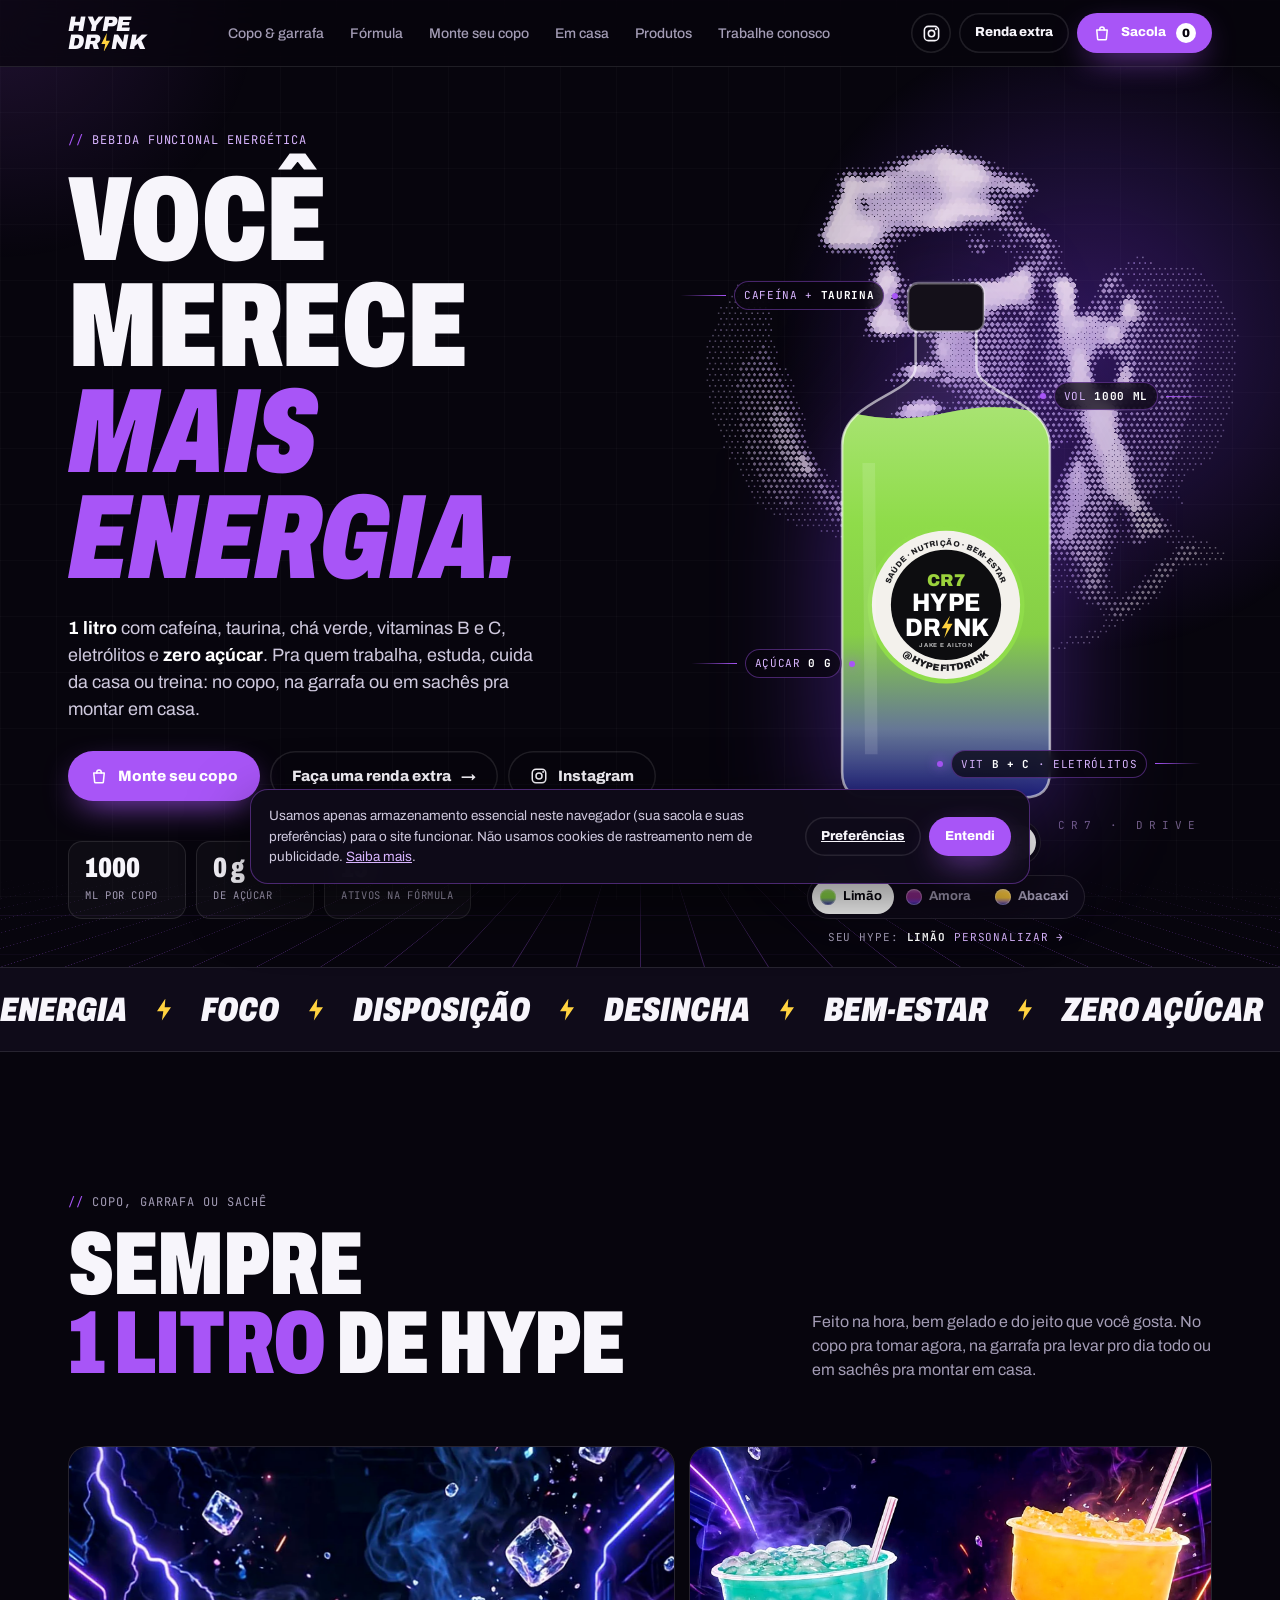
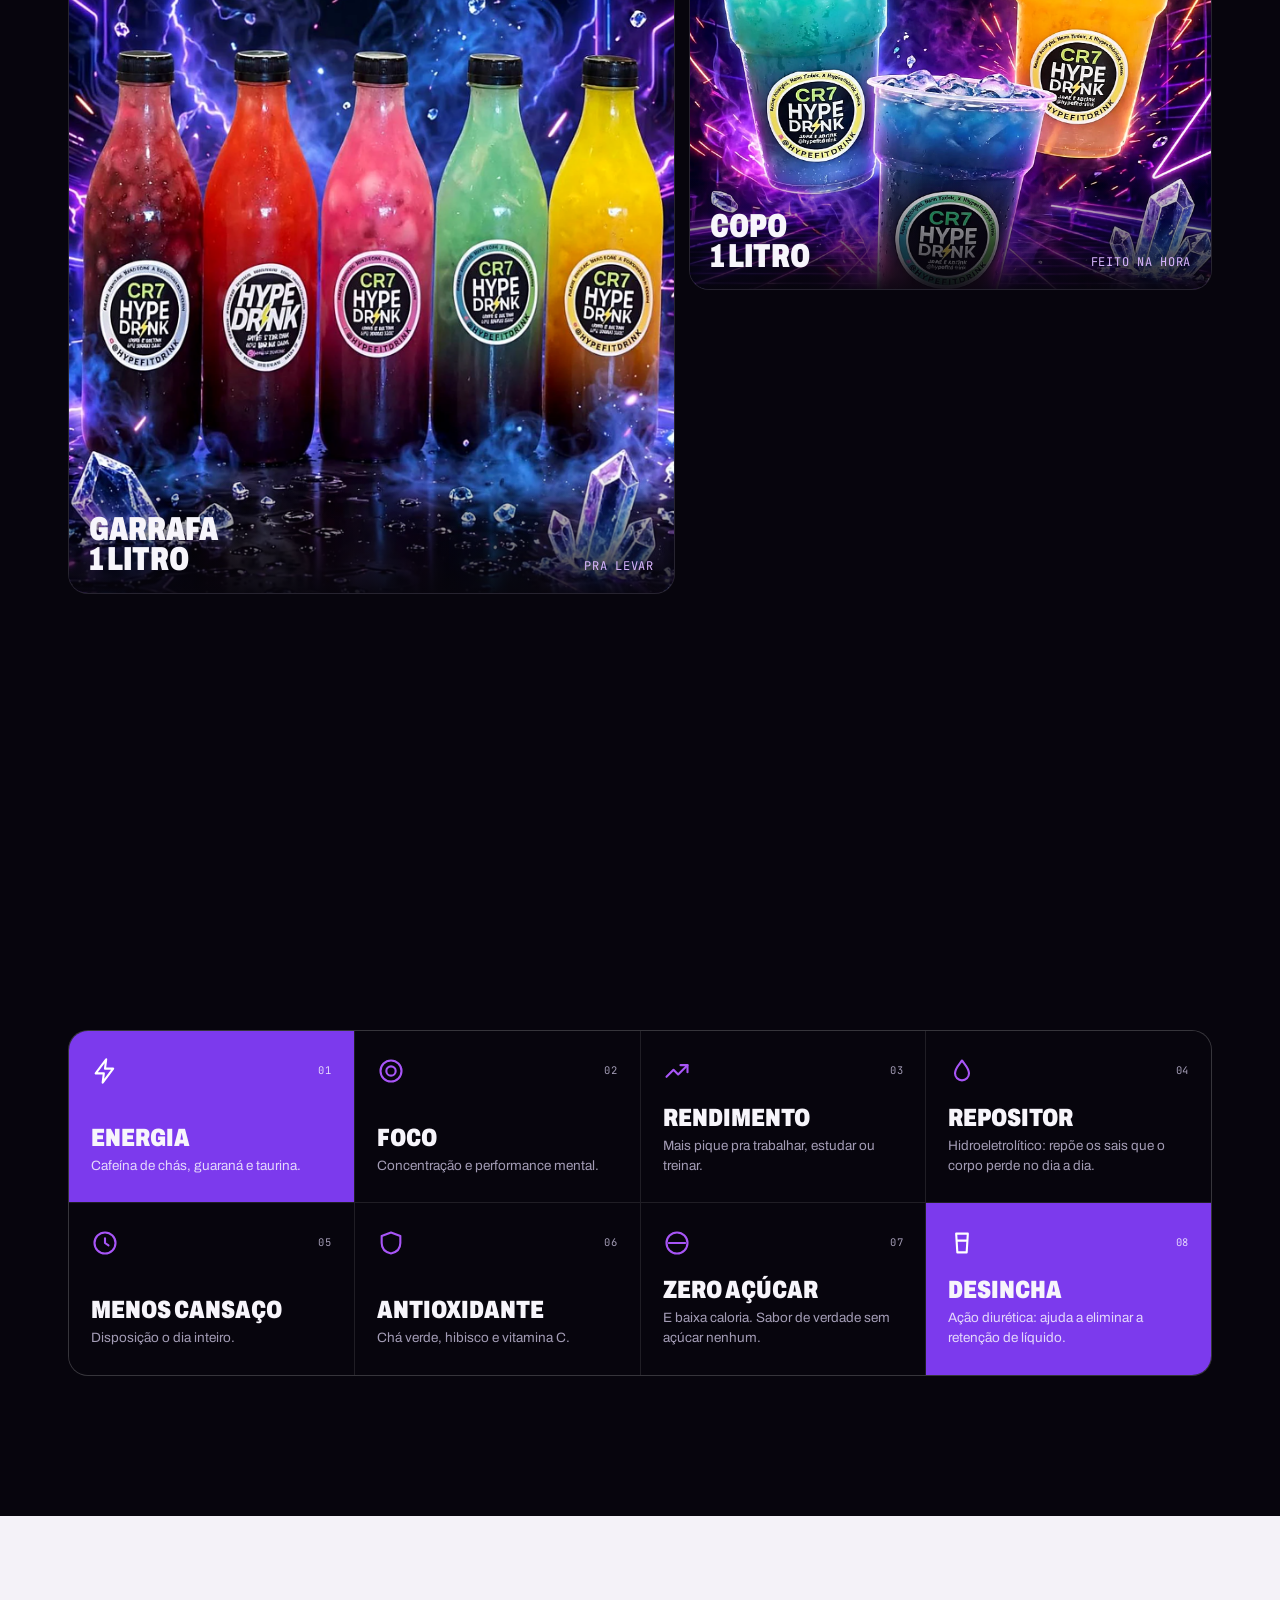
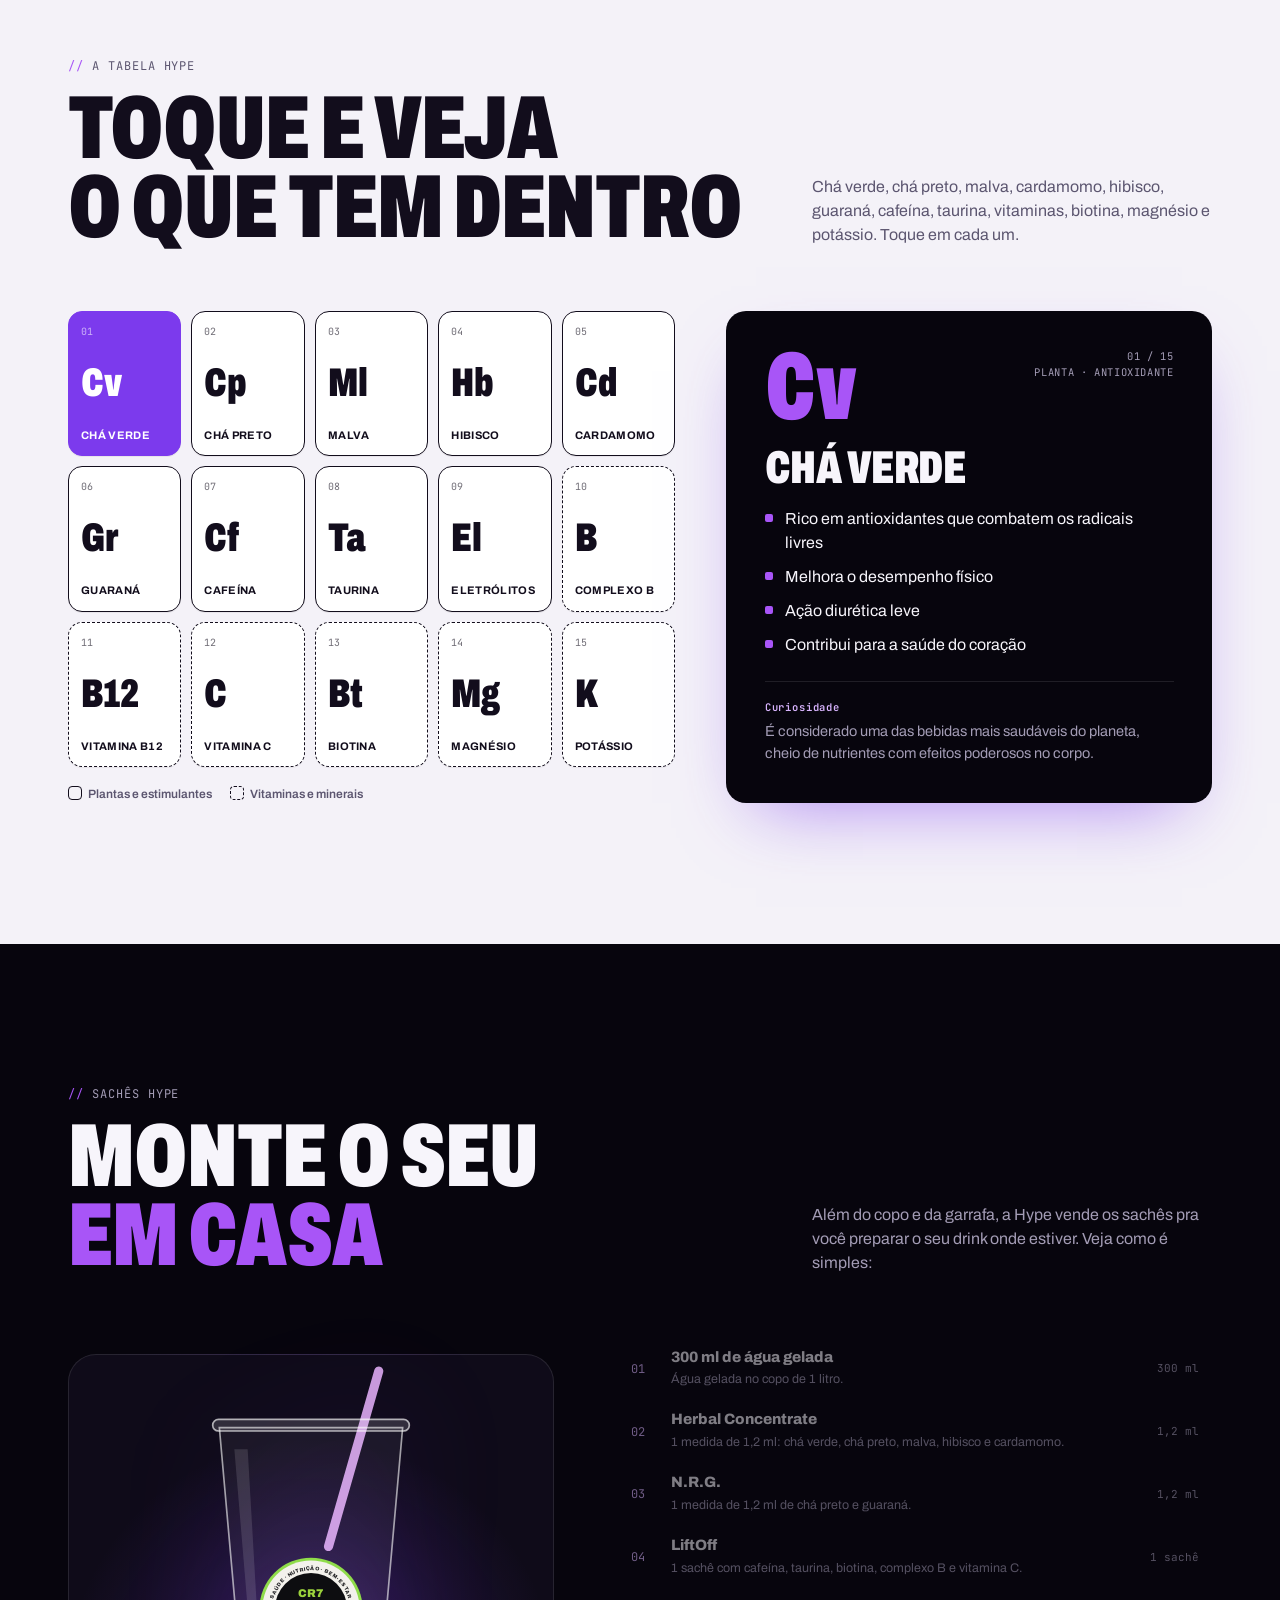
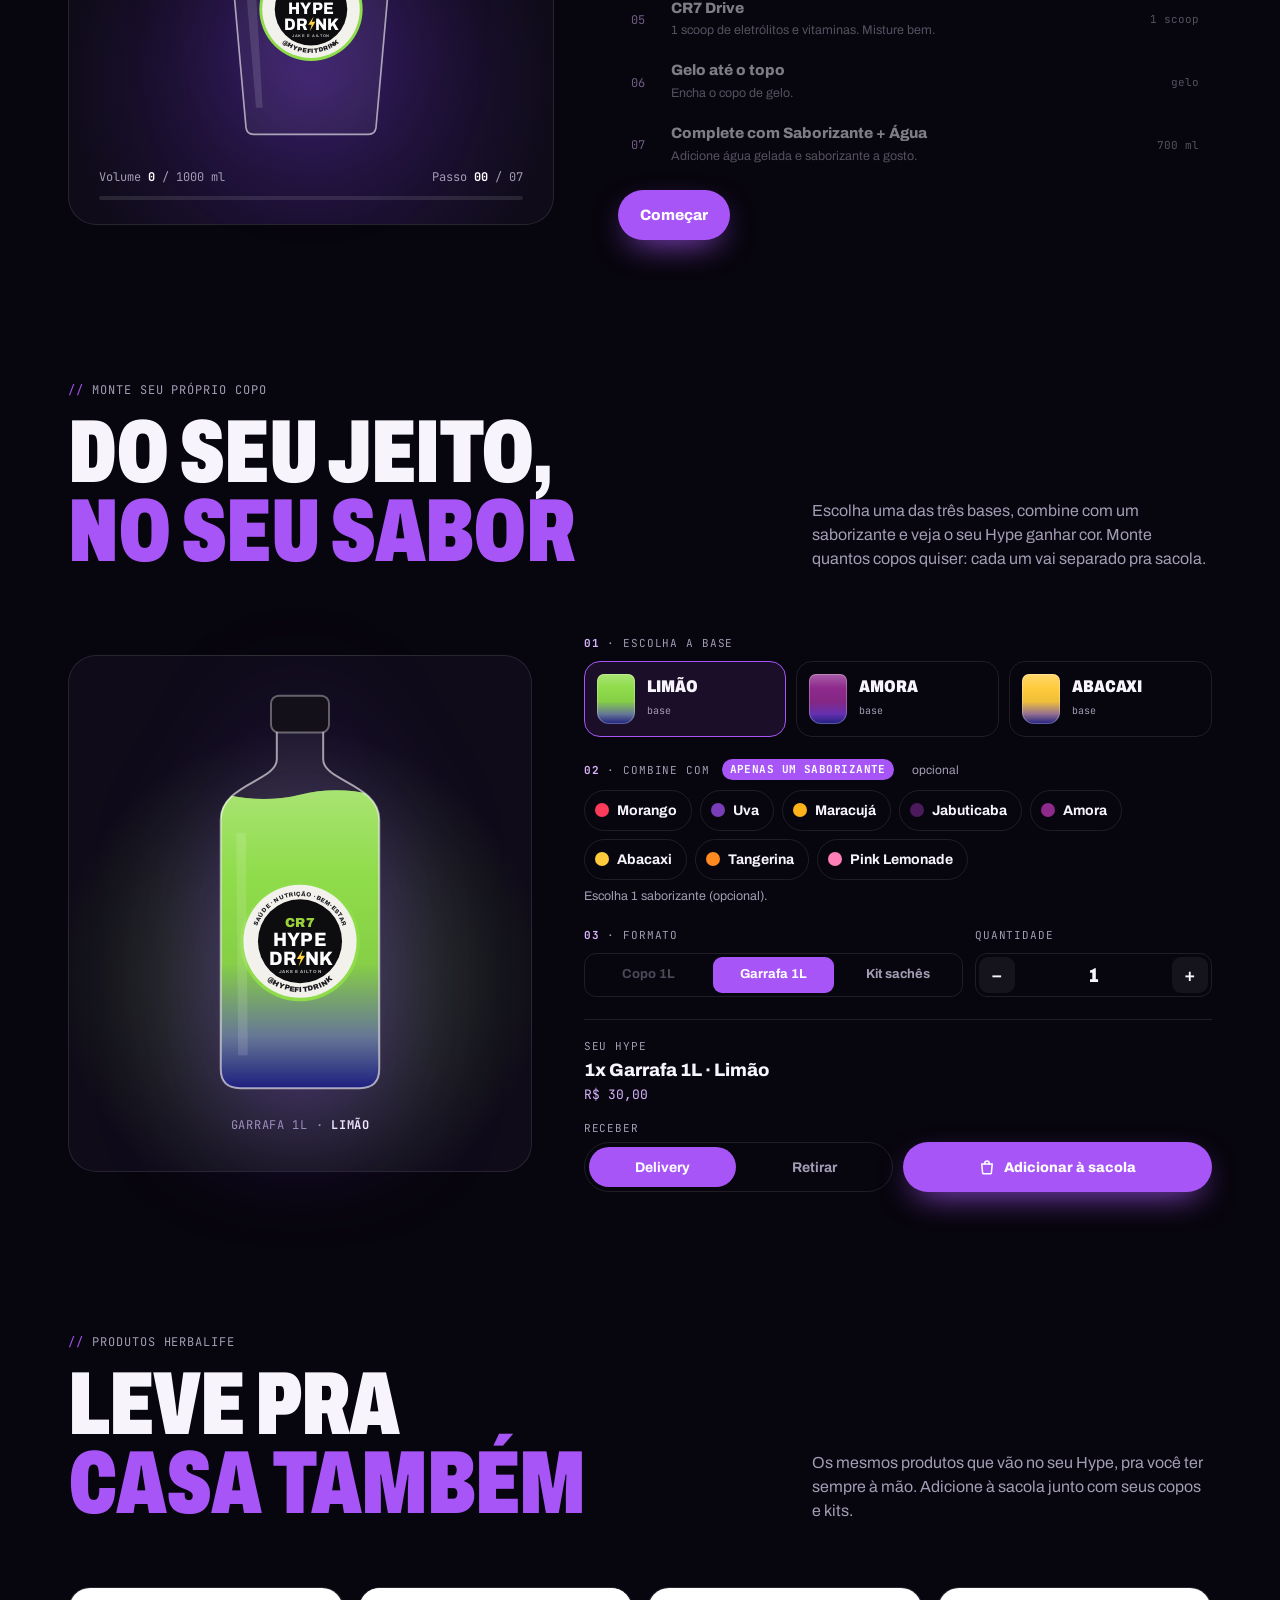
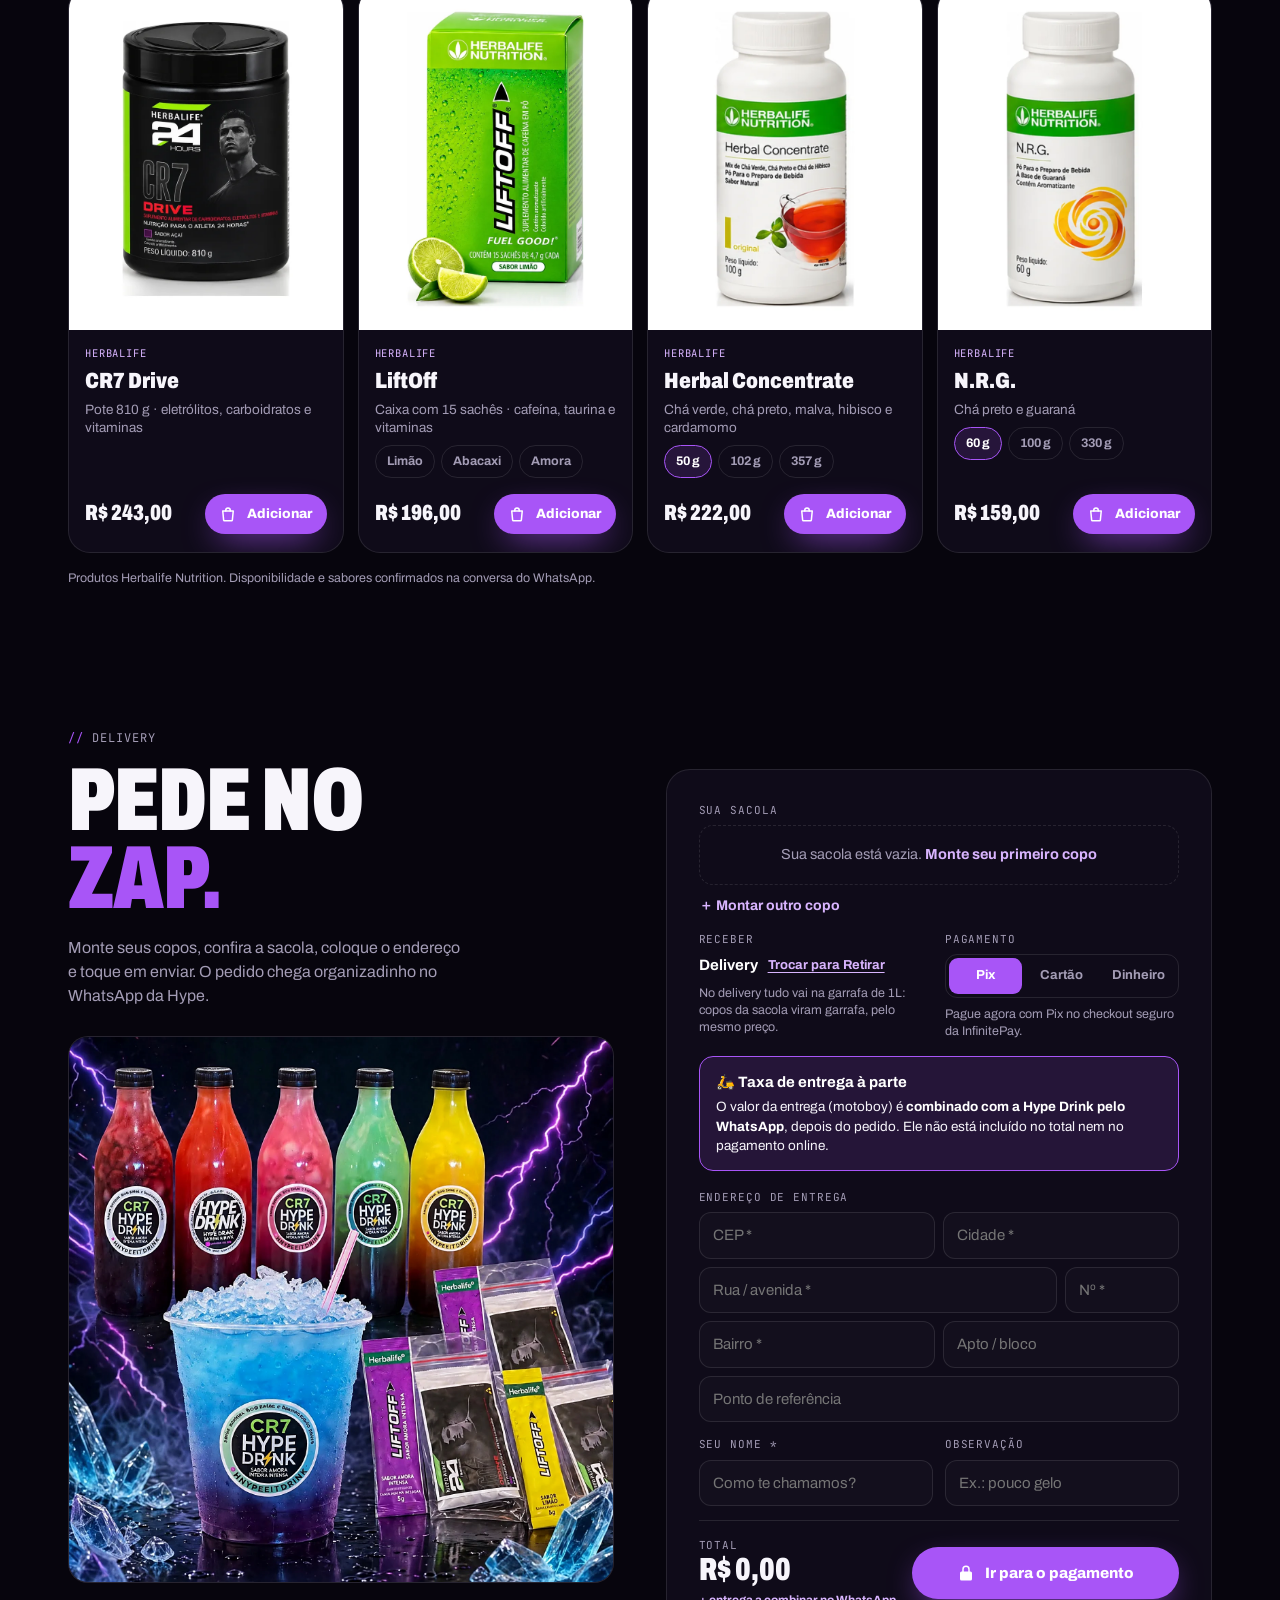
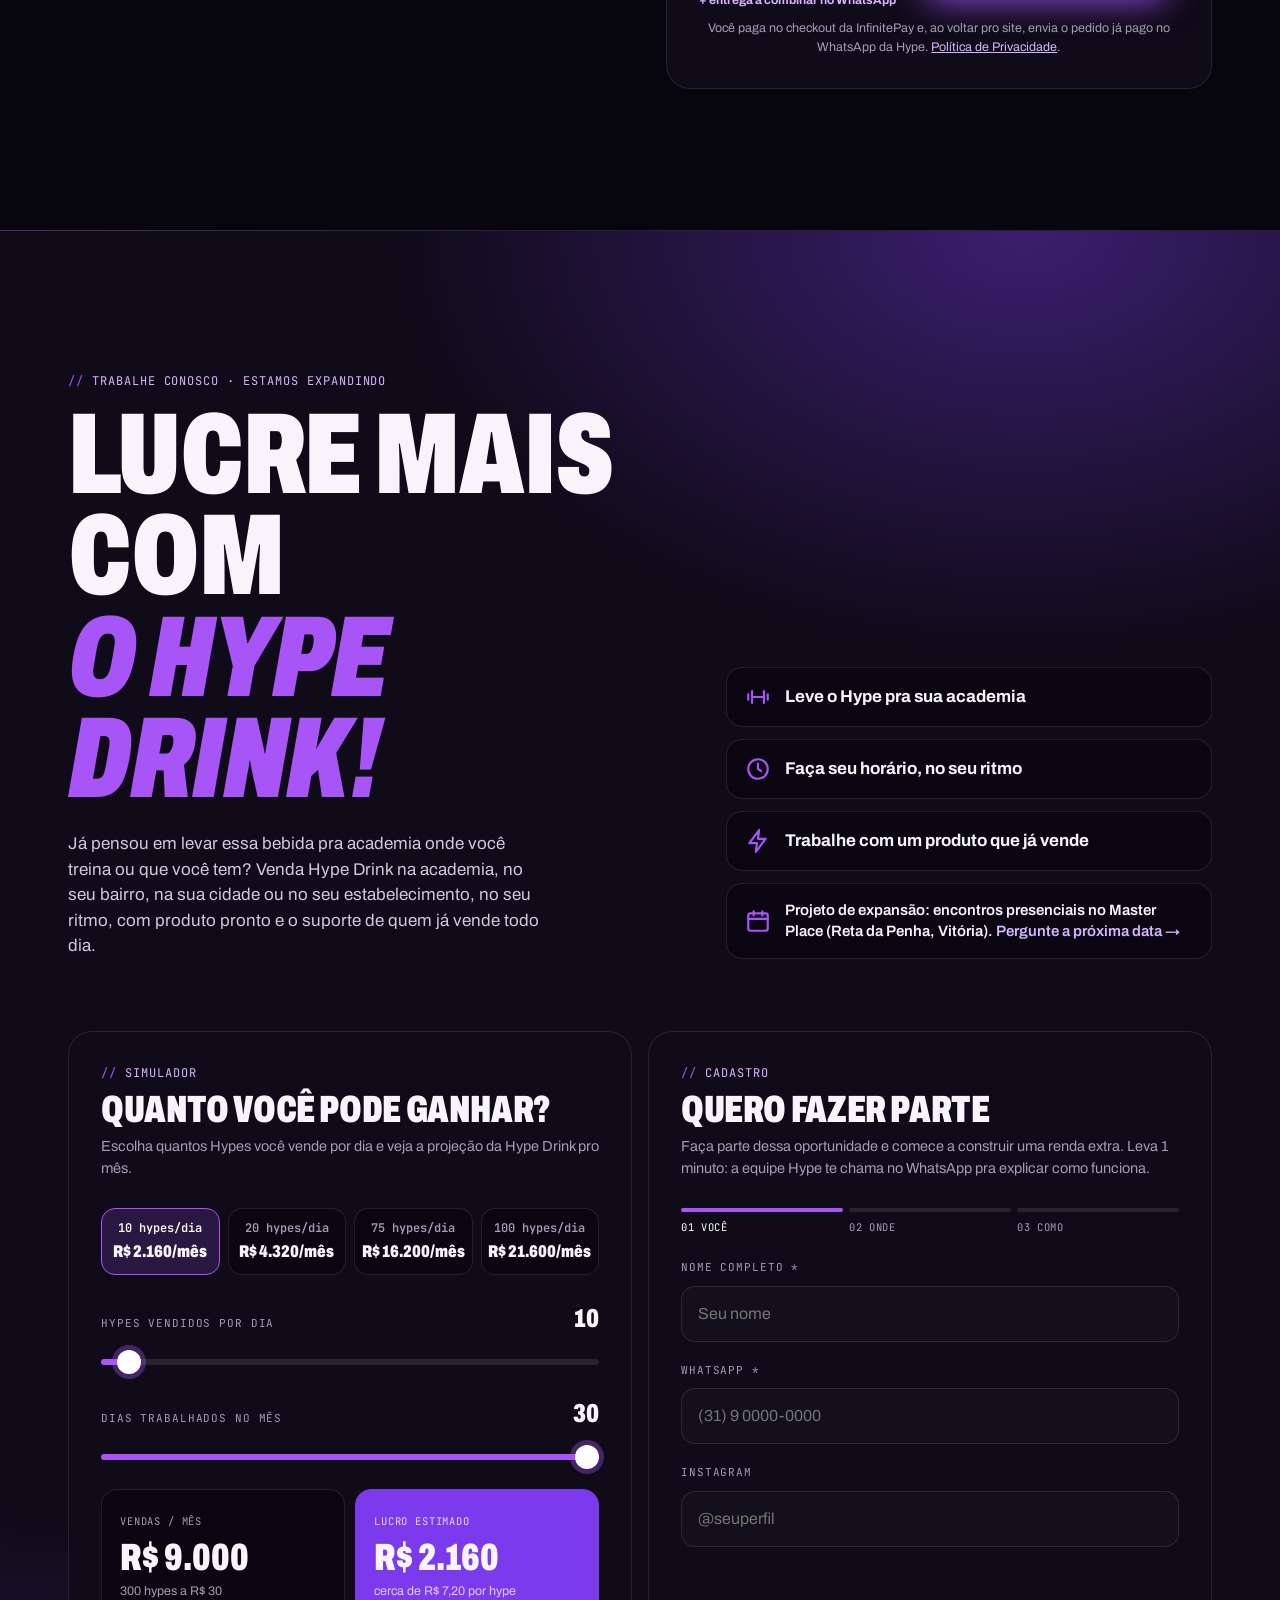
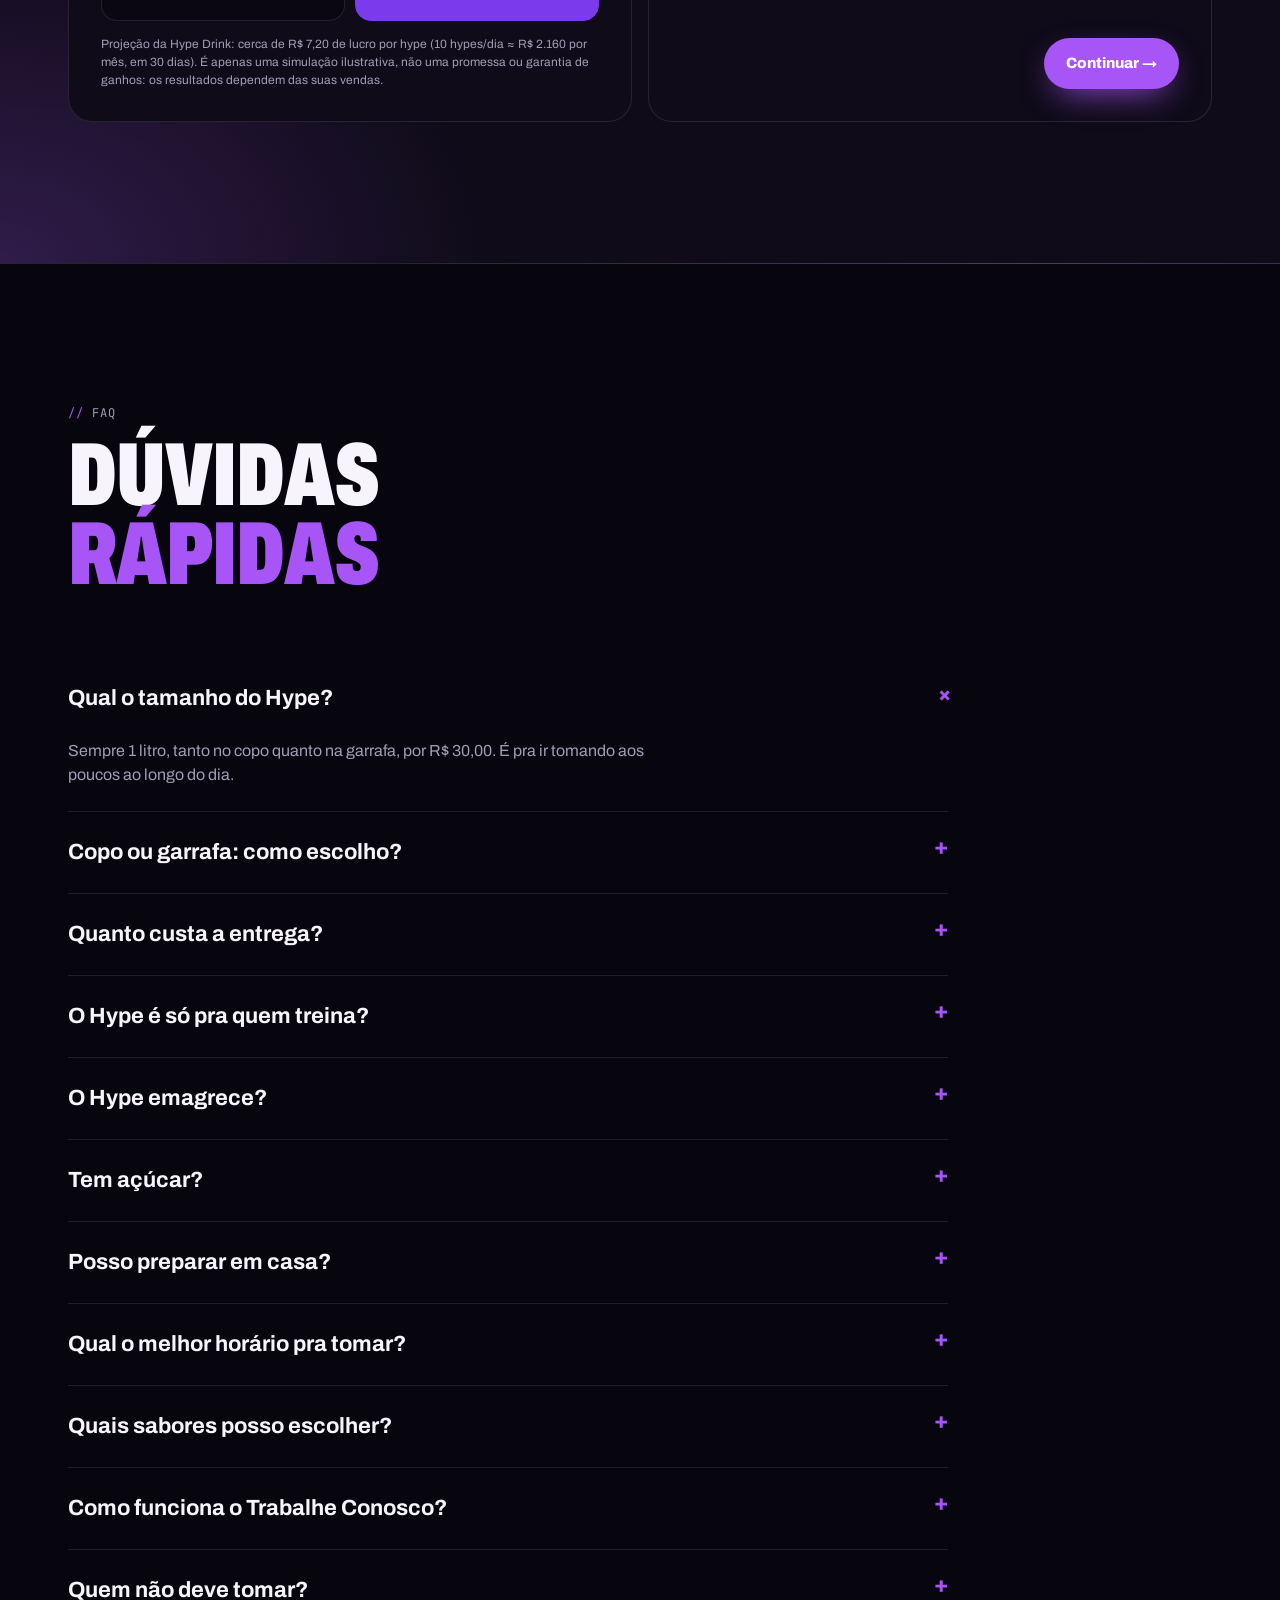
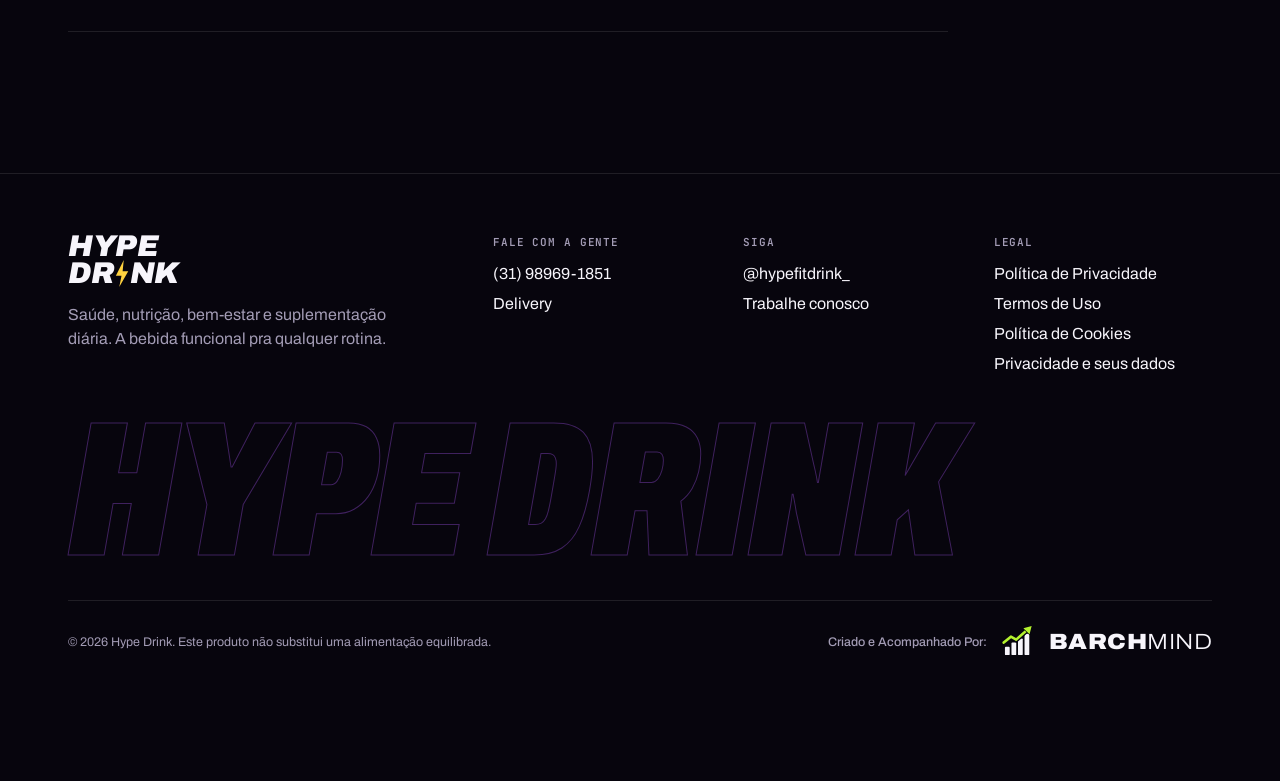
<file: public/index.html>
<!doctype html>
<html lang="pt-BR">
<head>
<meta charset="utf-8">
<meta name="viewport" content="width=device-width, initial-scale=1, viewport-fit=cover">
<title>Hype Fit Drink</title>
<link rel="icon" href="favicon.svg" type="image/svg+xml">
<link rel="icon" href="favicon-32.png" sizes="32x32" type="image/png">
<link rel="apple-touch-icon" href="apple-touch-icon.png">
<meta name="description" content="Hype Fit Drink: bebida funcional energética de 1 litro. Cafeína, taurina, chá verde, vitaminas B e C, eletrólitos e zero açúcar. No copo, na garrafa ou em sachês. Monte seu copo e faça uma renda extra trabalhando com a Hype.">
<meta name="theme-color" content="#07050d">
<meta property="og:type" content="website">
<meta property="og:title" content="Hype Fit Drink">
<meta property="og:description" content="1 litro de energia, foco e disposição. Zero açúcar. Monte seu copo e peça pelo WhatsApp.">
<meta property="og:url" content="https://hypefitdrink.pages.dev/">
<meta property="og:site_name" content="Hype Fit Drink">
<meta property="og:locale" content="pt_BR">
<meta property="og:image" content="https://hypefitdrink.pages.dev/assets/copos-neon.jpg">
<meta property="og:image:width" content="728">
<meta property="og:image:height" content="1280">
<meta name="twitter:card" content="summary_large_image">
<link rel="canonical" href="https://hypefitdrink.pages.dev/">
<meta name="google-site-verification" content="Ypv107OmJcsfK61vMa24xwpZQLL4mafSCX-icCPOXNg">
<meta name="google-site-verification" content="UGoDOjW_JhkeZmgbtct1yFO02XB5ly1mZSOVbE9SWAw">
<link rel="preconnect" href="https://fonts.googleapis.com">
<link rel="preconnect" href="https://fonts.gstatic.com" crossorigin>
<link href="https://fonts.googleapis.com/css2?family=Archivo:ital,wdth,wght@0,62..125,300..900;1,62..125,300..900&family=JetBrains+Mono:wght@400;600;700&display=swap" rel="stylesheet">
<style>
:root{
  --bg:#07050d;--bg2:#0f0b19;--bg3:#171126;
  --line:rgba(255,255,255,.1);--line2:rgba(168,85,247,.4);
  --text:#f7f5fb;--mute:#a39cb5;
  --p:#a855f7;--p2:#7c3aed;--p3:#d8b4fe;
  --volt:#ffd23f;
  --flav:#ff2d55;
  --paper:#f4f2f8;--paper-ink:#120d1c;
  --r:20px;--pad:clamp(16px,4vw,48px);--max:1240px;
  --mono:"JetBrains Mono",ui-monospace,monospace;
}
*{box-sizing:border-box;margin:0;padding:0}
[hidden]{display:none!important}
html{scroll-behavior:smooth;-webkit-text-size-adjust:100%}
body{background:var(--bg);color:var(--text);font-family:"Archivo",system-ui,sans-serif;line-height:1.5;overflow-x:hidden;-webkit-font-smoothing:antialiased}
body::before{content:"";position:fixed;inset:0;z-index:-1;pointer-events:none;
  background:linear-gradient(rgba(255,255,255,.025) 1px,transparent 1px) 0 0/56px 56px,linear-gradient(90deg,rgba(255,255,255,.025) 1px,transparent 1px) 0 0/56px 56px}
img{display:block;max-width:100%}
a{color:inherit;text-decoration:none}
button,input,select,textarea{font:inherit;color:inherit}
button{background:none;border:0;cursor:pointer}
.wrap{max-width:var(--max);margin:0 auto;padding:0 var(--pad)}
.display{font-weight:900;font-variation-settings:"wdth" 68;text-transform:uppercase;line-height:.88;letter-spacing:-.01em}
.mono{font-family:var(--mono);font-size:12px;letter-spacing:.06em;text-transform:uppercase}
.eyebrow{font-family:var(--mono);font-size:12px;letter-spacing:.08em;color:var(--p3);text-transform:uppercase}
.eyebrow::before{content:"// ";color:var(--p)}
.pp{color:var(--p)}
.flav{color:var(--flav);transition:color .6s}

/* progress + cursor glow */
.progress{position:fixed;top:0;left:0;right:0;height:2px;background:linear-gradient(90deg,var(--p2),var(--p),var(--p3));transform-origin:0 50%;transform:scaleX(0);z-index:100}
.cglow{position:fixed;left:0;top:0;width:520px;height:520px;margin:-260px 0 0 -260px;border-radius:50%;background:radial-gradient(closest-side,rgba(168,85,247,.16),transparent);pointer-events:none;z-index:0;opacity:0;transition:opacity .4s}
@media (pointer:fine){.cglow{opacity:1}}

/* ribbon + nav */
.nav{position:sticky;top:0;z-index:60;background:rgba(7,5,13,.72);backdrop-filter:blur(16px);-webkit-backdrop-filter:blur(16px);border-bottom:1px solid var(--line)}
.nav .wrap{display:flex;align-items:center;justify-content:space-between;height:66px;gap:20px}
.logo{display:inline-flex;flex-direction:column;font-weight:900;font-style:italic;font-variation-settings:"wdth" 100;font-size:21px;line-height:.86;letter-spacing:-.01em}
.logo span{display:flex;align-items:flex-end}
.logo svg{width:.5em;height:.9em;fill:var(--volt);margin:0 .02em}
.nav ul{display:flex;gap:26px;list-style:none;font-size:14px;color:var(--mute);font-weight:500}
.nav ul a{transition:color .2s}.nav ul a:hover{color:var(--text)}
.nav .acts{display:flex;gap:8px}
@media (max-width:980px){.nav ul{display:none}}
@media (max-width:520px){.nav .acts .btn.ghost{display:none}}

.btn{display:inline-flex;align-items:center;justify-content:center;gap:10px;font-weight:800;font-size:15px;padding:14px 22px;border-radius:999px;background:var(--p);color:#fff;white-space:nowrap;transition:transform .2s,box-shadow .3s,background .2s;box-shadow:0 12px 34px -12px var(--p)}
.btn:hover{transform:translateY(-2px);box-shadow:0 16px 44px -10px var(--p)}
.btn svg{width:18px;height:18px;fill:currentColor;flex:none}
.btn.white{background:#fff;color:var(--bg);box-shadow:none}
.btn.ghost{background:transparent;color:var(--text);box-shadow:inset 0 0 0 1.5px var(--line)}
.btn.ghost:hover{box-shadow:inset 0 0 0 1.5px var(--p)}
.btn.sm{padding:10px 16px;font-size:13px}
.iconbtn{width:40px;height:40px;border-radius:50%;display:grid;place-items:center;box-shadow:inset 0 0 0 1.5px var(--line);transition:box-shadow .2s,color .2s}
.iconbtn:hover{box-shadow:inset 0 0 0 1.5px var(--p);color:var(--p3)}
.iconbtn svg{width:19px;height:19px}

/* ---------- HERO ---------- */
.hero{position:relative;overflow:hidden;isolation:isolate;padding:clamp(28px,5vw,64px) 0 0}
.hero::before{content:"";position:absolute;width:900px;height:900px;right:-260px;top:-180px;border-radius:50%;background:radial-gradient(closest-side,rgba(124,58,237,.35),transparent 70%);z-index:-2}
.floor{position:absolute;left:-50%;right:-50%;bottom:0;height:46%;z-index:-1;
  background-image:linear-gradient(rgba(168,85,247,.55) 1px,transparent 1px),linear-gradient(90deg,rgba(168,85,247,.55) 1px,transparent 1px);background-size:64px 64px;
  transform:perspective(420px) rotateX(64deg);transform-origin:50% 100%;
  -webkit-mask-image:linear-gradient(to top,#000 10%,transparent 85%);mask-image:linear-gradient(to top,#000 10%,transparent 85%);
  animation:floor 2.4s linear infinite;opacity:.55}
@keyframes floor{to{background-position:0 64px}}
.hero .wrap{display:grid;grid-template-columns:1.05fr .95fr;gap:24px;align-items:center;min-height:min(760px,calc(100vh - 100px))}
.hero h1{font-size:clamp(60px,9.4vw,140px);margin-top:18px}
.hero h1 em{font-style:italic;color:var(--p);display:block}
.hero .lead{max-width:470px;margin-top:24px;font-size:18px;color:#cfc9de}
.hero .lead b{color:#fff}
.ctas{display:flex;gap:10px;flex-wrap:wrap;margin-top:28px}
.stats{display:flex;gap:10px;margin:40px 0 48px;flex-wrap:wrap}
.stat{border:1px solid var(--line);background:rgba(255,255,255,.03);border-radius:14px;padding:12px 16px;min-width:118px}
.stat b{display:block;font-size:28px;font-weight:900;font-variation-settings:"wdth" 72;line-height:1}
.stat span{font-family:var(--mono);font-size:10.5px;color:var(--mute);text-transform:uppercase;letter-spacing:.06em}

.stage{position:relative;height:100%;min-height:600px;display:grid;place-items:center;perspective:900px}
.vwrap{position:relative;z-index:1;width:min(100%,380px);transform-style:preserve-3d;transition:transform .2s ease-out}
.vessel{width:100%;height:auto;overflow:visible;filter:drop-shadow(0 30px 60px rgba(124,58,237,.45))}
.vessel .glass{fill:rgba(255,255,255,.05)}
.vessel .edge{fill:none;stroke:rgba(255,255,255,.6);stroke-width:2}
.vessel .rim{fill:rgba(255,255,255,.14);stroke:rgba(255,255,255,.65);stroke-width:2}
.vessel .cap{fill:#141019;stroke:rgba(255,255,255,.35);stroke-width:2}
.vessel .shine{fill:#fff;opacity:.12}
.vessel .straw{fill:#e9b3ff;opacity:.85}
.vessel .cupel,.vessel .botel{transition:opacity .5s}
.vessel[data-form=cup] .botel,.vessel[data-form=bottle] .cupel{opacity:0}
.vessel .lvl{transition:transform 1.1s cubic-bezier(.3,.8,.2,1)}
.vessel .wave{animation:wave 3.2s linear infinite}
.vessel .wave.w2{animation-duration:5s;animation-direction:reverse;opacity:.5}
@keyframes wave{to{transform:translateX(-150px)}}
.vessel .ice{transition:opacity .6s}
.vessel.noice .ice{opacity:0}
.vessel .cube{animation:icebob 5.5s ease-in-out infinite;transform-box:fill-box;transform-origin:center}
.vessel .cube rect{fill:rgba(255,255,255,.24);stroke:rgba(255,255,255,.62);stroke-width:1.3}
.vessel .cube .gl{fill:rgba(255,255,255,.55);stroke:none}
@keyframes icebob{0%,100%{transform:translate(0,0) rotate(0deg)}30%{transform:translate(1.6px,-2.6px) rotate(3deg)}65%{transform:translate(-1.3px,1.4px) rotate(-2.4deg)}}
.vessel .bub circle{fill:rgba(255,255,255,.55);animation:bub 4s linear infinite;opacity:0}
@keyframes bub{0%{transform:translateY(0);opacity:0}15%{opacity:.8}100%{transform:translateY(-300px);opacity:0}}
.vessel .ringf{fill:var(--flav);transition:fill .6s}
.vessel .stk text{font-family:Archivo,sans-serif;font-style:normal;font-weight:800}
.vessel .stk .band{fill:#1c1c1f;font-size:6.2px;letter-spacing:.45px}
.vessel .stk .band.b{font-size:7.6px;font-weight:900;letter-spacing:.3px}
.vessel .stk .cr7{fill:#9bd23c;font-size:13.5px;font-weight:900;letter-spacing:.3px}
.vessel .stk .mk{fill:#fff;font-size:20px;font-weight:800;font-variation-settings:"wdth" 92;letter-spacing:.2px}
.vessel .stk .sm{fill:rgba(255,255,255,.72);font-size:4.6px;font-weight:700;letter-spacing:.7px}
.vessel .s0,.vessel .s1,.vessel .s2{transition:stop-color .9s}
.vessel .s3,.vessel .s4{transition:stop-color 1.8s}
.vessel.swirl .lvl{animation:swirl 1.2s ease-in-out}
@keyframes swirl{25%{transform:var(--lt) skewX(4deg)}75%{transform:var(--lt) skewX(-4deg)}}

.hud{position:absolute;z-index:2;font-family:var(--mono);font-size:11px;letter-spacing:.06em;text-transform:uppercase;color:var(--p3);display:flex;align-items:center;gap:8px;white-space:nowrap;pointer-events:none}
.hud b{color:#fff;font-weight:700}
.hud span{background:rgba(7,5,13,.72);border:1px solid var(--line2);padding:5px 9px;border-radius:999px;backdrop-filter:blur(6px)}
.hud i{width:46px;height:1px;background:linear-gradient(90deg,transparent,var(--p))}
.hud.r i{background:linear-gradient(90deg,var(--p),transparent)}
.hud.h1{left:0;top:18%}.hud.h2{right:0;top:30%}.hud.h3{left:2%;top:62%}.hud.h4{right:2%;top:74%}
.hud::before{content:"";width:6px;height:6px;border-radius:50%;background:var(--p);box-shadow:0 0 12px var(--p);order:2}
.hud.r::before{order:0}

.ctrl{position:absolute;left:50%;bottom:22px;transform:translateX(-50%);display:flex;flex-direction:column;align-items:center;gap:10px;z-index:3}
.seg{display:flex;gap:4px;padding:4px;border-radius:999px;background:rgba(15,11,25,.8);border:1px solid var(--line);backdrop-filter:blur(10px)}
.seg button{white-space:nowrap;padding:8px 14px;border-radius:999px;font-size:13px;font-weight:700;color:var(--mute);transition:background .25s,color .25s}
.seg button[aria-pressed=true]{background:#fff;color:var(--bg)}
.chips{display:flex;gap:8px}
.chip{width:30px;height:30px;border-radius:50%;background:linear-gradient(180deg,var(--c) 42%,#3b2c9e);box-shadow:0 0 0 2px var(--bg),0 0 0 3px rgba(255,255,255,.18);transition:transform .2s,box-shadow .2s}
.chip[aria-pressed=true]{transform:scale(1.15);box-shadow:0 0 0 2px var(--bg),0 0 0 4px #fff,0 0 22px var(--c)}
.flavname{font-family:var(--mono);font-size:11px;color:var(--mute);letter-spacing:.08em;text-transform:uppercase;text-align:center}
.flavname b{color:#fff}
.flavname a{color:var(--p3);margin-left:8px}
.bchips{display:flex;gap:4px;padding:4px;border-radius:999px;background:rgba(15,11,25,.8);border:1px solid var(--line);backdrop-filter:blur(10px)}
.bchip{display:flex;align-items:center;gap:7px;padding:7px 12px 7px 8px;border-radius:999px;font-size:13px;font-weight:700;color:var(--mute);white-space:nowrap;transition:background .25s,color .25s}
.bchip i{width:16px;height:16px;border-radius:50%;box-shadow:inset 0 0 0 1px rgba(255,255,255,.3)}
.bchip[aria-pressed=true]{background:#fff;color:var(--bg)}
/* referência CR7 atrás do copo: retrato em pontos, discreto */
.cr7bg{position:absolute;inset:0;pointer-events:none;z-index:0}
.cr7bg img{position:absolute;left:50%;top:14px;width:min(150%,600px);height:auto;translate:-45% 0;opacity:.88;mix-blend-mode:screen;
  animation:cr7float 9s ease-in-out infinite}
@keyframes cr7float{50%{transform:translateY(-8px);opacity:1}}
.cr7bg .c7t{position:absolute;right:2%;bottom:16%;font-family:var(--mono);font-size:11px;letter-spacing:6px;color:rgba(216,180,254,.5)}

@media (max-width:900px){
  .hero .wrap{grid-template-columns:1fr;min-height:0}
  .stage{min-height:600px;place-items:start center;padding-top:20px}
  .vwrap{width:min(74%,300px)}
  .hud{font-size:10px}.hud i{width:22px}
  .hud.h1{left:0;top:6%}.hud.h2{right:0;top:22%}.hud.h3{left:0;top:52%}.hud.h4{right:0;top:64%}
  .stats{margin:32px 0 0;flex-wrap:nowrap;gap:8px}
  .stat{min-width:0;flex:1;padding:10px 12px}
  .stat b{font-size:24px}
  .stat span{font-size:9.5px}

  .bstage .vessel{width:min(70%,230px)}
  .stage{min-height:740px;padding-top:156px}
  .cr7bg img{top:50px;width:min(98%,350px)}
}

/* marquee */
.marquee{border-block:1px solid var(--line);background:var(--bg2);overflow:hidden;position:relative}
.marquee .track{display:flex;width:max-content;animation:mq 30s linear infinite}
.marquee span{display:flex;align-items:center;font-weight:900;font-style:italic;font-variation-settings:"wdth" 72;text-transform:uppercase;font-size:clamp(22px,3vw,34px);padding:16px 0;white-space:nowrap}
.marquee span::after{content:"";width:14px;height:22px;margin:0 30px;background:var(--volt);clip-path:polygon(60% 0,0 58%,45% 58%,35% 100%,100% 40%,55% 40%)}
@keyframes mq{to{transform:translateX(-50%)}}

/* sections */
.sec{padding:clamp(80px,11vw,150px) 0;position:relative}
.head{display:flex;justify-content:space-between;align-items:end;gap:28px;flex-wrap:wrap;margin-bottom:clamp(36px,5vw,64px)}
.head h2{font-size:clamp(46px,7vw,100px);margin-top:14px}
.head p{max-width:400px;color:var(--mute)}

/* gallery */
.gal{display:grid;grid-template-columns:1.16fr 1fr;gap:14px}
.gal .col{display:grid;gap:14px}
.gal .tile>img{width:100%;height:auto}
.gal .tile.big{min-height:420px}
.gal .tile.big>img{position:absolute;inset:0;height:100%;object-fit:cover;object-position:50% 45%}
.tile{position:relative;border-radius:var(--r);overflow:hidden;border:1px solid var(--line);background:var(--bg2);transform-style:preserve-3d;transition:transform .25s ease-out,border-color .3s}
.tile:hover{border-color:var(--line2)}
.crop{position:relative;overflow:hidden;aspect-ratio:var(--w)/var(--h)}
.crop img{position:absolute;max-width:none;width:calc(var(--W)/var(--w)*100%);left:calc(var(--x)/var(--w)*-100%);top:calc(var(--y)/var(--h)*-100%)}
.tile figcaption{position:absolute;left:0;right:0;bottom:0;padding:40px 20px 18px;background:linear-gradient(transparent,rgba(7,5,13,.92));display:flex;justify-content:space-between;align-items:end;gap:12px}
.tile figcaption b{font-size:clamp(24px,2.6vw,34px);font-weight:900;font-variation-settings:"wdth" 70;text-transform:uppercase;line-height:.9}
.tile figcaption .mono{color:var(--p3)}
@media (max-width:820px){.gal{grid-template-columns:1fr}.gal .tile.big{min-height:0;aspect-ratio:4/5}}

/* benefits panel */
.who{list-style:none;display:flex;flex-wrap:wrap;gap:8px;margin:-28px 0 28px}
.who li{padding:9px 16px;border-radius:999px;border:1px solid var(--line2);background:rgba(168,85,247,.08);font-size:14px;font-weight:700}
.who li::before{content:"✓ ";color:var(--p)}
.panel{display:grid;grid-template-columns:repeat(4,1fr);gap:1px;background:var(--line);border:1px solid var(--line);border-radius:var(--r);overflow:hidden}
.ben{background:var(--bg);padding:26px 22px;min-height:170px;display:flex;flex-direction:column;justify-content:space-between;gap:20px;position:relative;transition:background .3s}
.ben:hover{background:var(--bg3)}
.ben .top{display:flex;justify-content:space-between;align-items:center}
.ben svg{width:28px;height:28px;stroke:var(--p);fill:none;stroke-width:1.8;stroke-linecap:round;stroke-linejoin:round}
.ben .mono{color:var(--mute);font-size:10.5px}
.ben h3{font-size:clamp(20px,2vw,25px);font-weight:900;font-variation-settings:"wdth" 76;text-transform:uppercase;line-height:1}
.ben p{color:var(--mute);font-size:13.5px;margin-top:6px}
.ben.hi{background:var(--p2)}
.ben.hi svg{stroke:#fff}.ben.hi .mono,.ben.hi p{color:rgba(255,255,255,.8)}
@media (max-width:900px){.panel{grid-template-columns:1fr 1fr}.ben{min-height:150px;padding:20px 16px}}

/* table (white section) */
.white{background:var(--paper);color:var(--paper-ink)}
.white .eyebrow{color:var(--p2)}
.white .head p{color:#5c5670}
.table{display:grid;grid-template-columns:1.25fr 1fr;gap:clamp(24px,4vw,56px);align-items:stretch}
.table>div:first-child{display:flex;flex-direction:column}
.els{display:grid;grid-template-columns:repeat(5,1fr);grid-auto-rows:1fr;gap:10px;flex:1}
.el{min-height:110px;border:1.5px solid var(--paper-ink);border-radius:14px;padding:12px;background:#fff;box-shadow:0 1px 0 rgba(18,13,28,.06);display:flex;flex-direction:column;justify-content:space-between;text-align:left;transition:background .25s,color .25s,transform .25s,border-color .25s;color:var(--paper-ink)}
.el:hover{transform:translateY(-3px);border-color:var(--p2)}
.el .no{font-family:var(--mono);font-size:10px;opacity:.6}
.el .sy{font-size:clamp(24px,3.2vw,40px);font-weight:900;font-variation-settings:"wdth" 70;line-height:.9}
.el .nm{font-size:clamp(8.5px,1vw,11px);font-weight:700;text-transform:uppercase;letter-spacing:.03em;white-space:nowrap;overflow:hidden;text-overflow:ellipsis}
.el[data-g=vit]{border-style:dashed}
.el[aria-selected=true]{background:var(--p2);border-color:var(--p2);color:#fff}
.legend{display:flex;gap:18px;margin-top:18px;font-size:12px;font-weight:600;color:#5c5670;flex-wrap:wrap}
.legend i{display:inline-block;width:14px;height:14px;border:1.5px solid var(--paper-ink);border-radius:4px;vertical-align:-2px;margin-right:6px}
.legend i.d{border-style:dashed}
.detail{background:var(--bg);color:var(--text);border-radius:var(--r);padding:clamp(24px,3vw,40px);display:flex;flex-direction:column;box-shadow:0 30px 70px -30px rgba(124,58,237,.6)}
.detail .top{display:flex;justify-content:space-between;align-items:start;gap:16px}
.detail .sy{font-size:96px;font-weight:900;font-variation-settings:"wdth" 64;line-height:.8;color:var(--p)}
.detail .kind{font-family:var(--mono);font-size:10.5px;letter-spacing:.06em;text-transform:uppercase;color:var(--mute);text-align:right}
.detail h3{font-size:clamp(34px,3.6vw,48px);margin:22px 0 18px}
.detail ul{list-style:none;display:grid;gap:10px;margin-bottom:24px}
.detail li{display:flex;gap:12px;align-items:baseline}
.detail li::before{content:"";flex:none;width:8px;height:8px;border-radius:2px;background:var(--p);transform:translateY(-2px)}
.detail .swap{display:flex;flex-direction:column;flex:1}
.detail .cur{margin-top:auto;border-top:1px solid var(--line);padding-top:18px;color:var(--mute);font-size:14.5px}
.detail .cur b{display:block;font-family:var(--mono);font-size:10.5px;letter-spacing:.08em;color:var(--p3);margin-bottom:6px;font-weight:600}
.swap{animation:sw .45s cubic-bezier(.2,.8,.2,1)}
@keyframes sw{from{opacity:0;transform:translateY(10px)}}
@media (max-width:900px){.table{grid-template-columns:1fr}.els{grid-template-columns:repeat(4,minmax(0,1fr))}.el{min-height:0;aspect-ratio:1}}
@media (max-width:420px){.els{gap:6px}.el{padding:7px;border-radius:9px}}
/* celulares bem estreitos: tabela em 3 colunas para não passar da tela */
@media (max-width:360px){.els{grid-template-columns:repeat(3,minmax(0,1fr))}.table>*{min-width:0}}

/* builder (monte em casa) */
.build{display:grid;grid-template-columns:.9fr 1.1fr;gap:clamp(28px,5vw,72px);align-items:center}
.bstage{position:relative;border:1px solid var(--line);border-radius:28px;background:radial-gradient(circle at 50% 70%,rgba(124,58,237,.28),transparent 60%),var(--bg2);padding:36px 30px 24px;display:flex;flex-direction:column;align-items:center}
.bstage .vessel{width:min(100%,250px)}
.readout{display:flex;justify-content:space-between;width:100%;margin-top:18px;font-family:var(--mono);font-size:12px;color:var(--mute)}
.readout b{color:#fff}
.meter{width:100%;height:4px;border-radius:4px;background:var(--line);margin-top:10px;overflow:hidden}
.meter i{display:block;height:100%;width:0;background:linear-gradient(90deg,var(--p2),var(--p3));transition:width 1s}
.build>div:last-child{display:flex;flex-direction:column;justify-content:center}
.steps{list-style:none;counter-reset:s;display:grid;gap:2px;margin:0 0 14px}
.step{display:grid;grid-template-columns:28px 1fr auto;gap:12px;align-items:center;padding:8px 12px;border-radius:14px;border:1px solid transparent;cursor:pointer;transition:background .25s,border-color .25s,opacity .25s;opacity:.5}
.step .n{font-family:var(--mono);font-size:12px;color:var(--p3)}
.step b{font-weight:800;font-size:15px;line-height:1.25;display:block}
.step span{font-size:12.5px;line-height:1.35;color:var(--mute)}
.step .q{font-family:var(--mono);font-size:11px;color:var(--mute)}
.step.done{opacity:.85}
.step.done .n{color:#fff}
.step.cur{opacity:1;background:var(--bg3);border-color:var(--line2)}
.bnav{display:flex;gap:10px}
.kits{display:grid;grid-template-columns:1.3fr 1fr 1fr;gap:14px;margin-top:clamp(48px,6vw,80px)}
.kit{border:1px solid var(--line);background:var(--bg2);border-radius:var(--r);padding:24px;display:flex;flex-direction:column;gap:10px}
.kit.photo{padding:0;overflow:hidden}
.kit.photo .crop{flex:1;min-height:200px}
.kit.photo .crop img{filter:saturate(1.05)}
.kit h3{font-size:30px}
.kit p{color:var(--mute);font-size:14.5px}
.kit .tag{font-family:var(--mono);font-size:11px;color:var(--p3);text-transform:uppercase;letter-spacing:.06em}
.kit .btn{margin-top:auto}
@media (max-width:900px){.build{grid-template-columns:1fr}.kits{grid-template-columns:1fr}}

/* order */
.ordergrid{display:grid;grid-template-columns:1fr 1fr;gap:clamp(24px,4vw,56px);align-items:stretch}
.card{background:var(--bg2);border:1px solid var(--line);border-radius:24px;padding:clamp(20px,3vw,32px)}
.field{margin-bottom:20px}
.field>label,.field>.lb{display:block;font-family:var(--mono);font-size:11px;letter-spacing:.08em;text-transform:uppercase;color:var(--mute);margin-bottom:10px}
.opts{display:grid;grid-template-columns:repeat(3,1fr);gap:8px}
.opt{padding:14px 10px;border-radius:14px;border:1.5px solid var(--line);text-align:center;transition:border-color .2s,background .2s}
.opt b{display:block;font-weight:800;font-size:15px}
.opt small{font-family:var(--mono);font-size:10.5px;color:var(--mute)}
.opt[aria-pressed=true]{border-color:var(--p);background:rgba(168,85,247,.12)}
.qty{display:flex;align-items:center;justify-content:space-between;border:1.5px solid var(--line);border-radius:14px;padding:6px}
.qty button{width:46px;height:46px;border-radius:10px;background:rgba(255,255,255,.06);font-size:22px;font-weight:700}
.qty output{font-size:26px;font-weight:900;font-variation-settings:"wdth" 75}
input,select,textarea{width:100%;padding:15px 16px;border-radius:14px;border:1.5px solid var(--line);background:rgba(255,255,255,.02);font-size:16px;outline:none;transition:border-color .2s}
input:focus,select:focus,textarea:focus{border-color:var(--p)}
select option{background:var(--bg2)}
textarea{min-height:96px;resize:vertical}
.total{display:flex;justify-content:space-between;align-items:end;border-top:1px solid var(--line);padding-top:20px;margin:6px 0 20px}
.total span{font-family:var(--mono);font-size:12px;color:var(--mute)}
.total b{font-size:44px;font-weight:900;font-variation-settings:"wdth" 70;line-height:1}
.card .btn.full{width:100%;padding:18px}
.note{font-size:12.5px;color:var(--mute);text-align:center;margin-top:12px}
.ordercopy h2{font-size:clamp(50px,7vw,100px);margin:14px 0 18px}
.ordercopy p{color:var(--mute);max-width:44ch}
.ordercopy .mini{display:flex;gap:10px;margin-top:28px}
.ordercopy .mini .tile{flex:1}
@media (max-width:900px){.ordergrid{grid-template-columns:minmax(0,1fr)}}.ordergrid>*{min-width:0}

/* formulário de pedido compacto */
.oform .field{margin-bottom:14px}
.oform .field>label,.oform .field>.lb,.oform .lb{margin-bottom:7px}
.oform .opt{padding:9px 8px;border-radius:12px}
.oform .opt b{font-size:14px}
.oform .chips{gap:6px;height:42px;align-items:center}
.oform .chip{width:26px;height:26px}
.oform .qty{padding:3px;border-radius:12px}
.oform .qty button{width:36px;height:36px;border-radius:9px;font-size:18px}
.oform .qty output{font-size:20px}
.oform input{padding:11px 13px;font-size:15px;border-radius:12px}
.frow{display:grid;grid-template-columns:1fr 1fr;gap:12px}
.tg{display:flex;gap:4px;padding:3px;border:1.5px solid var(--line);border-radius:12px}
.tg button{flex:1;padding:8px 4px;border-radius:9px;font-weight:700;font-size:13px;color:var(--mute);transition:background .2s,color .2s}
.tg button[aria-pressed=true]{background:var(--p);color:#fff}
.addr{border:0;margin:0 0 14px;padding:0;min-width:0}
.addr legend{display:block;font-family:var(--mono);font-size:11px;letter-spacing:.08em;text-transform:uppercase;color:var(--mute);margin-bottom:7px;padding:0}
.addr[hidden]{display:none}
.agrid{display:grid;grid-template-columns:repeat(4,minmax(0,1fr));gap:8px}.agrid input{min-width:0;width:100%}
.a-rua{grid-column:span 3}.a-bai,.a-comp,.a-cep,.a-cid{grid-column:span 2}.a-ref{grid-column:1/-1}
.a-cep{position:relative}
.cepst{position:absolute;right:12px;top:50%;width:16px;height:16px;margin-top:-8px;border-radius:50%;pointer-events:none}
.cepst.load{border:2px solid var(--line2);border-top-color:var(--p);animation:spin .8s linear infinite}
.cepst.ok{background:#1f9d55;-webkit-mask:url("data:image/svg+xml,%3Csvg xmlns='http://www.w3.org/2000/svg' viewBox='0 0 24 24'%3E%3Cpath d='m5 12 5 5 9-10' fill='none' stroke='%23000' stroke-width='3'/%3E%3C/svg%3E") center/14px no-repeat;mask:url("data:image/svg+xml,%3Csvg xmlns='http://www.w3.org/2000/svg' viewBox='0 0 24 24'%3E%3Cpath d='m5 12 5 5 9-10' fill='none' stroke='%23000' stroke-width='3'/%3E%3C/svg%3E") center/14px no-repeat;border-radius:0}
@keyframes spin{to{transform:rotate(360deg)}}
.cepmsg{grid-column:1/-1;font-size:12.5px;color:var(--mute);margin:-2px 0 0}
.cepmsg:empty{display:none}
.cepmsg.bad{color:#ff7a9a}
.cepmsg a{color:var(--p3)}
.obar{display:flex;align-items:center;gap:16px;border-top:1px solid var(--line);padding-top:16px}
.obar .tot span{display:block;font-family:var(--mono);font-size:11px;color:var(--mute);text-transform:uppercase;letter-spacing:.08em}
.obar .tot b{font-size:32px;font-weight:900;font-variation-settings:"wdth" 70;line-height:1;white-space:nowrap}
.obar .btn{flex:1;padding:15px 16px}
.oform .err{margin:0 0 10px;min-height:0}
.oform .note{margin-top:10px}
.oform{display:flex;flex-direction:column;justify-content:space-between;margin-top:40px}
.oform .err:empty{display:none}
@media (max-width:900px){.oform{justify-content:flex-start;margin-top:0}}
@media (max-width:480px){.frow{grid-template-columns:1fr;gap:0}.obar .tot b{font-size:26px}}
@media (max-width:360px){.obar{flex-direction:column;align-items:stretch;gap:12px}}

/* trabalhe conosco */
.work{background:radial-gradient(900px 600px at 80% 0%,rgba(124,58,237,.4),transparent 70%),radial-gradient(700px 500px at 0% 100%,rgba(168,85,247,.22),transparent 70%),var(--bg2);border-block:1px solid var(--line);overflow:hidden}
.work .intro{display:grid;grid-template-columns:1.1fr .9fr;gap:clamp(28px,5vw,72px);align-items:end;margin-bottom:clamp(40px,6vw,72px)}
.work h2{font-size:clamp(56px,9vw,136px)}
.work h2 em{font-style:italic;color:var(--p)}
.perks{list-style:none;display:grid;gap:12px}
.perks li{display:flex;gap:14px;align-items:center;padding:16px 18px;border:1px solid var(--line);border-radius:16px;background:rgba(7,5,13,.5);font-weight:700;font-size:17px}
.perks svg{width:26px;height:26px;stroke:var(--p);fill:none;stroke-width:2;stroke-linecap:round;stroke-linejoin:round;flex:none}
.sgrid{display:grid;grid-template-columns:1fr 1fr;gap:16px;align-items:stretch}
.sim,.work .form{display:flex;flex-direction:column}
.sim .res{margin-top:auto}
#sfBody{display:flex;flex-direction:column;flex:1}
.work .fnav{margin-top:auto;padding-top:24px}
.work .err:empty{min-height:0;margin:0}
.sim h3,.form h3{font-size:clamp(28px,3vw,38px);margin-bottom:8px;line-height:.95}
.sim p.sub,.form p.sub{color:var(--mute);font-size:14.5px;margin-bottom:28px;min-height:3em}
.qpick{display:grid;grid-template-columns:repeat(4,1fr);gap:8px;margin-bottom:24px}
.qpick button{padding:10px 6px;border-radius:14px;border:1.5px solid var(--line);background:rgba(7,5,13,.5);text-align:center;transition:border-color .2s,background .2s}
.qpick b{display:block;font-size:12px;font-family:var(--mono);color:var(--mute);font-weight:600}
.qpick span{display:block;font-size:17px;font-weight:900;font-variation-settings:"wdth" 75;margin-top:2px}
.qpick button[aria-pressed=true]{border-color:var(--p);background:rgba(168,85,247,.18)}
.qpick button[aria-pressed=true] b{color:#fff}
@media (max-width:480px){.qpick{grid-template-columns:1fr 1fr}}
.perks li a{color:var(--p3);white-space:nowrap}
.perks li span{font-size:15px;font-weight:600;line-height:1.4}
.range{margin-bottom:22px}
.range .lab{display:flex;justify-content:space-between;align-items:baseline;margin-bottom:10px}
.range .lab span{font-family:var(--mono);font-size:11px;letter-spacing:.08em;text-transform:uppercase;color:var(--mute)}
.range .lab b{font-size:26px;font-weight:900;font-variation-settings:"wdth" 72}
input[type=range]{-webkit-appearance:none;appearance:none;padding:0;height:6px;border:0;border-radius:6px;background:linear-gradient(90deg,var(--p) var(--v,30%),rgba(255,255,255,.1) var(--v,30%))}
input[type=range]::-webkit-slider-thumb{-webkit-appearance:none;width:24px;height:24px;border-radius:50%;background:#fff;box-shadow:0 0 0 5px rgba(168,85,247,.35);cursor:pointer}
input[type=range]::-moz-range-thumb{width:24px;height:24px;border:0;border-radius:50%;background:#fff;box-shadow:0 0 0 5px rgba(168,85,247,.35);cursor:pointer}
.res{display:grid;grid-template-columns:1fr 1fr;gap:10px;margin-top:8px}
.res div{border:1px solid var(--line);border-radius:16px;padding:18px;background:rgba(7,5,13,.5)}
.res div.hl{background:var(--p2);border-color:var(--p2)}
.res span{font-family:var(--mono);font-size:10.5px;letter-spacing:.08em;text-transform:uppercase;color:var(--mute)}
.res .hl span{color:rgba(255,255,255,.8)}
.res b{display:block;font-size:clamp(28px,3vw,38px);font-weight:900;font-variation-settings:"wdth" 70;line-height:1.05;margin-top:6px}
.res small{font-size:12.5px;color:var(--mute)}
.res .hl small{color:rgba(255,255,255,.75)}
.disc{font-size:12px;color:var(--mute);margin-top:14px}
.prog{display:flex;gap:6px;margin-bottom:24px}
.prog div{flex:1}
.prog i{display:block;height:4px;border-radius:4px;background:var(--line);overflow:hidden;position:relative}
.prog i::after{content:"";position:absolute;inset:0;background:var(--p);transform:scaleX(0);transform-origin:0;transition:transform .5s}
.prog .on i::after{transform:none}
.prog span{display:block;font-family:var(--mono);font-size:10.5px;color:var(--mute);margin-top:8px;text-transform:uppercase;letter-spacing:.06em}
.prog .on span{color:#fff}
.fstep{display:none}
.fstep.on{display:block;animation:sw .4s}
.row2{display:grid;grid-template-columns:1fr 110px;gap:10px}
.row2 label{display:block;font-family:var(--mono);font-size:11px;letter-spacing:.08em;text-transform:uppercase;color:var(--mute);margin-bottom:10px}
.cards{display:grid;gap:8px}
.rc{position:relative;display:grid;grid-template-columns:auto 1fr;gap:14px;align-items:center;padding:14px 16px;border:1.5px solid var(--line);border-radius:14px;cursor:pointer;transition:border-color .2s,background .2s}
.rc input{position:absolute;opacity:0;pointer-events:none;width:1px}
.rc .dot{width:20px;height:20px;border-radius:50%;border:2px solid var(--mute);display:grid;place-items:center}
.rc b{display:block;font-weight:800}
.rc small{color:var(--mute);font-size:13px}
.rc:has(input:checked){border-color:var(--p);background:rgba(168,85,247,.12)}
.rc:has(input:checked) .dot{border-color:var(--p)}
.rc:has(input:checked) .dot::after{content:"";width:10px;height:10px;border-radius:50%;background:var(--p)}
.pills{display:flex;gap:8px;flex-wrap:wrap}
.pill{position:relative}
.pill input{position:absolute;opacity:0;width:1px}
.pill span{display:inline-block;padding:10px 16px;border-radius:999px;border:1.5px solid var(--line);font-weight:700;font-size:14px;cursor:pointer;transition:all .2s}
.pill input:checked+span{border-color:var(--p);background:rgba(168,85,247,.15)}
.consent{display:flex;gap:12px;align-items:flex-start;font-size:13.5px;color:var(--mute);cursor:pointer}
.consent input{width:20px;height:20px;flex:none;accent-color:var(--p);margin-top:1px}
.fnav{display:flex;justify-content:space-between;gap:10px;margin-top:24px}
.err{color:#ff7a9a;font-size:13px;margin-top:10px;min-height:1em}
.invalid{border-color:#ff5c84!important}
.ok{text-align:center;padding:24px 4px}
.ok .badge{width:72px;height:72px;border-radius:50%;background:var(--p);display:grid;place-items:center;margin:0 auto 18px;box-shadow:0 0 40px var(--p)}
.ok .badge svg{width:34px;height:34px;stroke:#fff;fill:none;stroke-width:3}
.ok h3{margin-bottom:10px}
.ok p{color:var(--mute);margin-bottom:22px}
.ok .mono{color:var(--p3);display:block;margin-bottom:18px}
@media (max-width:900px){.work .intro,.sgrid{grid-template-columns:1fr}}

/* faq */
.faq{max-width:880px}
.faq details{border-bottom:1px solid var(--line)}
.faq summary{list-style:none;cursor:pointer;display:flex;justify-content:space-between;gap:20px;padding:24px 0;font-size:clamp(18px,2vw,22px);font-weight:700}
.faq summary::-webkit-details-marker{display:none}
.faq summary::after{content:"+";font-family:var(--mono);font-size:24px;line-height:1;color:var(--p);transition:transform .3s}
.faq details[open] summary::after{transform:rotate(45deg)}
.faq details p{padding:0 0 24px;color:var(--mute);max-width:66ch}

/* footer */
footer{border-top:1px solid var(--line);padding:60px 0 120px;position:relative;overflow:hidden}
footer .wrap{display:grid;grid-template-columns:1.8fr 1fr 1fr 1fr;gap:32px}
footer h5{font-family:var(--mono);font-size:11px;letter-spacing:.08em;text-transform:uppercase;color:var(--mute);margin-bottom:12px;font-weight:600}
footer li{list-style:none;margin-bottom:6px}
footer .big{grid-column:1/-1;font-size:clamp(70px,15vw,210px);line-height:.8;font-style:italic;color:transparent;-webkit-text-stroke:1px rgba(168,85,247,.35);user-select:none}
footer .legal{grid-column:1/-1;border-top:1px solid var(--line);padding-top:22px;font-size:12.5px;color:var(--mute);display:flex;justify-content:space-between;gap:16px;flex-wrap:wrap;align-items:center}
.credit{display:inline-flex;align-items:center;gap:12px;color:var(--text);font-weight:700}
.credit svg{width:38px;height:38px}
.credit b{font-size:22px;font-weight:900;font-variation-settings:"wdth" 112;letter-spacing:.02em}
.credit b span{font-weight:300}
@media (max-width:900px){footer .wrap{grid-template-columns:1fr 1fr}footer .wrap>div:first-child{grid-column:1/-1}}

/* mobile sticky */
.mcta{position:fixed;left:12px;right:12px;bottom:calc(12px + env(safe-area-inset-bottom));z-index:70;display:none;align-items:center;justify-content:space-between;gap:12px;background:rgba(15,11,25,.92);backdrop-filter:blur(14px);-webkit-backdrop-filter:blur(14px);border:1px solid var(--line2);border-radius:999px;padding:8px 8px 8px 20px;transform:translateY(calc(100% + 60px + env(safe-area-inset-bottom)));opacity:0;visibility:hidden;pointer-events:none;transition:transform .4s cubic-bezier(.2,.8,.2,1),opacity .25s,visibility 0s .4s}
.mcta.show{transform:none;opacity:1;visibility:visible;pointer-events:auto;transition:transform .4s cubic-bezier(.2,.8,.2,1),opacity .25s,visibility 0s}
.mcta small{display:block;font-family:var(--mono);font-size:10px;color:var(--mute)}
.mcta b{font-size:19px;font-weight:900;font-variation-settings:"wdth" 75}
@media (max-width:900px){.mcta{display:flex}}

/* monte seu copo */
.mcgrid{display:grid;grid-template-columns:.85fr 1.15fr;gap:clamp(24px,4vw,56px);align-items:center}
.mcstage{position:relative;border:1px solid var(--line);border-radius:28px;background:radial-gradient(circle at 50% 62%,color-mix(in srgb,var(--flav) 28%,transparent),transparent 62%),var(--bg2);padding:32px 24px 22px;display:flex;flex-direction:column;align-items:center;gap:12px}
.mcstage .vessel{width:min(100%,290px)}
.mcname{font-family:var(--mono);font-size:12px;letter-spacing:.06em;text-transform:uppercase;color:var(--mute);text-align:center;min-height:2.8em;max-width:34ch}
.mcname b{color:#fff}
.mcstep{margin-bottom:22px}
.mc .lb{display:block;font-family:var(--mono);font-size:11px;letter-spacing:.08em;text-transform:uppercase;color:var(--mute);margin-bottom:10px}
.mc .lb b{color:var(--p3)}
.mc .lb small{text-transform:none;letter-spacing:0;font-family:Archivo,sans-serif;margin-left:6px;font-size:12px}
.bases{display:grid;grid-template-columns:repeat(3,1fr);gap:10px}
.base{display:flex;align-items:center;gap:12px;padding:12px;border:1.5px solid var(--line);border-radius:16px;text-align:left;transition:border-color .2s,background .2s,transform .2s}
.base:hover{transform:translateY(-2px)}
.base i{width:38px;height:50px;border-radius:7px 7px 12px 12px;flex:none;box-shadow:inset 0 0 0 1px rgba(255,255,255,.25)}
.base b{display:block;font-weight:900;font-size:17px;text-transform:uppercase;font-variation-settings:"wdth" 80;line-height:1.1}
.base small{font-family:var(--mono);font-size:10px;color:var(--mute)}
.base[aria-pressed=true]{border-color:var(--p);background:rgba(168,85,247,.12)}
.xchips{display:flex;flex-wrap:wrap;gap:8px}
.xchip{display:inline-flex;align-items:center;gap:8px;padding:9px 14px 9px 10px;border-radius:999px;border:1.5px solid var(--line);font-weight:700;font-size:14px;transition:border-color .2s,background .2s}
.xchip i{width:14px;height:14px;border-radius:50%;background:var(--c)}
.xchip[aria-pressed=true]{border-color:var(--c);background:color-mix(in srgb,var(--c) 20%,transparent)}
.xchip[aria-pressed=true]::after{content:"✓";font-size:12px}
.xchip:disabled{opacity:.32;cursor:not-allowed;filter:grayscale(.6)}
.xmsg.cheio,.fhint.alerta{color:var(--p3);font-weight:700}
.mc .lb .so1{display:inline-block;margin:0 4px;padding:2px 8px;border-radius:999px;background:var(--p);color:#fff;font-weight:700;letter-spacing:.04em;vertical-align:1px}
.taxa{display:flex;flex-direction:column;gap:4px;margin:2px 0 18px;padding:14px 16px;border-radius:14px;border:1.5px solid var(--p);background:rgba(168,85,247,.14)}
.taxa b{font-size:15px;color:#fff}.taxa span{font-size:13.5px;line-height:1.45;color:var(--text)}.taxa strong{color:#fff}
.bagconv{font-size:13px;line-height:1.4;padding:10px 12px;margin-bottom:8px;border-radius:12px;border:1px solid var(--p);background:rgba(168,85,247,.12)}
.obar .tot small{display:block;margin-top:4px;font-size:12px;font-weight:700;color:var(--p3)}
.frow3{display:grid;grid-template-columns:1.6fr 1fr;gap:12px}
/* produtos herbalife */
.pgrid{display:grid;grid-template-columns:repeat(4,1fr);gap:14px}
.pcard{display:flex;flex-direction:column;background:var(--bg2);border:1px solid var(--line);border-radius:22px;overflow:hidden;transition:border-color .25s,transform .25s}
.pcard:hover{border-color:var(--line2);transform:translateY(-3px)}
.pcard figure{aspect-ratio:4/5;background:#fff;overflow:hidden}
.pcard figure.fotos{position:relative}
.pcard figure.fotos img{position:absolute;inset:0;opacity:0;transition:opacity .7s,transform .5s}
.pcard figure.fotos img.on{opacity:1}
.pcard figure img{width:100%;height:100%;object-fit:cover;transition:transform .5s}
.pcard:hover figure img{transform:scale(1.04)}
.pcard .pb{display:flex;flex-direction:column;gap:8px;padding:16px 16px 18px;flex:1}
.pcard .tag{font-family:var(--mono);font-size:10.5px;letter-spacing:.08em;text-transform:uppercase;color:var(--p3)}
.pcard h3{font-size:22px;font-weight:900;line-height:1.05;font-variation-settings:"wdth" 80}
.pcard p{font-size:13.5px;color:var(--mute);line-height:1.35}
.pcard .pv{display:flex;flex-wrap:wrap;gap:6px}
.pcard .pv button{padding:6px 11px;border-radius:999px;border:1.5px solid var(--line);font-size:12.5px;font-weight:700;color:var(--mute);transition:all .2s}
.pcard .pv button[aria-pressed=true]{border-color:var(--p);background:rgba(168,85,247,.15);color:#fff}
.pcard .pv.pede button{border-color:var(--p);color:#fff;animation:pede .45s}
@keyframes pede{20%,60%{transform:translateX(-4px)}40%,80%{transform:translateX(4px)}}
.pcard .pf{margin-top:auto;padding-top:8px;display:flex;align-items:center;justify-content:space-between;gap:10px}
.pcard .pf b{font-size:22px;font-weight:900;font-variation-settings:"wdth" 72;white-space:nowrap}
.pcard .pf .btn{padding:10px 14px;font-size:13.5px}
.pcard .pf .btn.done{background:#1f9d55;border-color:#1f9d55}
.pnote{font-size:12.5px;color:var(--mute);margin-top:16px}
@media (max-width:1240px){.pcard .pf{flex-direction:column;align-items:stretch}.pcard .pf .btn{justify-content:center}}
@media (max-width:900px){.pgrid{grid-template-columns:1fr 1fr;gap:10px}.pcard .pf{flex-direction:column;align-items:stretch}.pcard .pf .btn{justify-content:center}}
@media (max-width:480px){.pcard h3{font-size:18px}.pcard .pb{padding:12px}.pcard p{font-size:12.5px}.pcard .pf b{font-size:20px}}
.fhint{font-size:12.5px;color:var(--mute);margin-top:8px;line-height:1.35}
.mckit[hidden]{display:none}
.kitopts{display:grid;grid-template-columns:repeat(3,1fr);gap:8px}
.kitopt{padding:12px 8px;border-radius:14px;border:1.5px solid var(--line);text-align:center;transition:border-color .2s,background .2s}
.kitopt b{display:block;font-size:22px;font-weight:900;font-variation-settings:"wdth" 75;line-height:1}
.kitopt span{display:block;font-family:var(--mono);font-size:10.5px;color:var(--mute);margin:2px 0 6px;text-transform:uppercase}
.kitopt em{font-style:normal;font-weight:800;color:var(--p3);font-size:14px}
.kitopt[aria-pressed=true]{border-color:var(--p);background:rgba(168,85,247,.12)}
.pronto{display:flex;gap:12px;align-items:flex-start;margin-top:12px;padding:12px 14px;border:1.5px solid var(--line);border-radius:14px;cursor:pointer}
.pronto input{width:20px;height:20px;flex:none;accent-color:var(--p);margin-top:2px;padding:0}
.pronto b{display:block;font-size:14.5px}
.pronto small{color:var(--mute);font-size:12.5px}
.pronto:has(input:checked){border-color:var(--p);background:rgba(168,85,247,.08)}
.mc .qty{padding:3px;border-radius:12px}
.mc .qty button{width:36px;height:36px;border-radius:9px;font-size:18px}
.mc .qty output{font-size:20px}
.mcbar{display:flex;flex-direction:column;gap:14px;border-top:1px solid var(--line);padding-top:18px}
.mcbar .lb{margin-bottom:4px}
.mcbar b{display:block;font-size:18px;font-weight:800;max-width:38ch;line-height:1.3}
.mcbar small{font-family:var(--mono);font-size:13px;color:var(--p3)}
.mcsum #mcCancel{display:block;margin-top:6px}.mcsum #mcCancel[hidden]{display:none}
/* Receber e Adicionar: sempre lado a lado, mesma largura e altura */
.mcrow{display:grid;grid-template-columns:repeat(2,minmax(0,1fr));gap:10px;align-items:end}
.mcacts{display:flex}
.mcrecv{min-width:0}.mcrecv .lb{margin-bottom:6px}
.mcrow .tg{height:50px;border-radius:999px;padding:4px}
.mcrow .tg button{padding:0 6px;border-radius:999px;font-size:14px;white-space:nowrap}
.mcrow .btn{width:100%;height:50px;padding:0 14px;font-size:14px;gap:8px}
@media (max-width:560px){.mcrow{gap:8px}.mcrow .tg,.mcrow .btn{height:46px}.mcrow .tg button,.mcrow .btn{font-size:12.5px}.mcrow .btn{padding:0 10px;gap:6px}.mcrow .btn svg{width:15px;height:15px}}
@media (max-width:380px){.mcrow .btn svg{display:none}.mcrow .tg button,.mcrow .btn{font-size:12px}.mcrow .btn{padding:0 6px}}
.aviso-red{color:#ff5c7a;font-weight:700}
.tg button.bloq,.seg button.bloq{opacity:.45}
.recv{display:flex;align-items:center;gap:10px;flex-wrap:wrap;font-size:15px}.recv b{color:#fff}
.linkbtn{color:var(--p3);font-weight:700;font-size:13px;text-decoration:underline;text-underline-offset:3px}
.toast{margin-top:14px;padding:14px 16px;border-radius:14px;background:rgba(168,85,247,.14);border:1px solid var(--line2);display:flex;align-items:center;justify-content:space-between;gap:12px;flex-wrap:wrap;font-weight:700;animation:sw .4s}
.toast[hidden]{display:none}
.toast div{display:flex;gap:8px;flex-wrap:wrap}
@media (max-width:900px){.mcgrid{grid-template-columns:1fr}.mcstage .vessel{width:min(62%,240px)}}
@media (max-width:560px){.base{flex-direction:column;text-align:center;gap:6px;padding:10px 6px}.base i{width:30px;height:40px}.base b{font-size:14px}.frow3{grid-template-columns:1fr}}

/* sacola */
.bag{display:flex;flex-direction:column;gap:8px}
.bitem{display:grid;grid-template-columns:28px 1fr auto auto;gap:12px;align-items:center;padding:10px 12px;border:1px solid var(--line);border-radius:14px;background:rgba(255,255,255,.02)}
.bitem .sw{width:28px;height:38px;border-radius:5px 5px 9px 9px;box-shadow:inset 0 0 0 1px rgba(255,255,255,.25)}
.bitem .bi b{display:block;font-size:14px}
.bitem .bi span{display:block;font-size:13px;color:var(--mute);line-height:1.3}
.bitem .bi .swp{color:var(--p3);font-size:12px;margin-top:2px}
.bitem img.sw{width:28px;height:35px;object-fit:cover;border-radius:6px;box-shadow:none}
.bia{display:flex;gap:14px;margin-top:4px}
.bia button{font-family:var(--mono);font-size:11px;color:var(--p3);text-transform:uppercase;letter-spacing:.06em;padding:0}
.bia button:hover{color:#fff}
.bq{display:flex;align-items:center;gap:6px;border:1px solid var(--line);border-radius:10px;padding:2px}
.bq button{width:28px;height:28px;border-radius:7px;background:rgba(255,255,255,.06);font-weight:700}
.bq output{min-width:18px;text-align:center;font-weight:800}
.bp{font-weight:900;font-variation-settings:"wdth" 75;white-space:nowrap;min-width:76px;text-align:right}
.bagempty{padding:18px;border:1.5px dashed var(--line);border-radius:14px;color:var(--mute);font-size:14.5px;text-align:center}
.bagempty a,.addmore{color:var(--p3);font-weight:700}
.addmore{display:inline-block;margin-top:10px;font-size:14px}
.bagbtn .badge{min-width:20px;height:20px;padding:0 6px;border-radius:999px;background:#fff;color:var(--bg);font-size:12px;display:inline-grid;place-items:center;font-weight:900}
.note a,.consent a{color:var(--p3);text-decoration:underline}
@media (max-width:480px){.bitem{grid-template-columns:24px 1fr auto}.bp{grid-column:2/-1;text-align:left}}

/* aviso de cookies */
.cookie{position:fixed;left:16px;right:16px;bottom:16px;z-index:90;max-width:780px;margin:0 auto;background:rgba(15,11,25,.97);border:1px solid var(--line2);border-radius:18px;padding:16px 18px;display:flex;gap:16px;align-items:center;justify-content:space-between;flex-wrap:wrap;backdrop-filter:blur(14px);box-shadow:0 20px 60px rgba(0,0,0,.5)}
.cookie[hidden]{display:none}
.cookie p{font-size:13.5px;color:#cfc9de;flex:1;min-width:240px}
.cookie a{color:var(--p3);text-decoration:underline}
.cookie div{display:flex;gap:8px}
.legalnav li a{color:var(--text)}

/* reveal */
.rv{opacity:0;transform:translateY(26px);transition:opacity .8s,transform .9s cubic-bezier(.2,.8,.2,1)}
.rv.in{opacity:1;transform:none}
@media (prefers-reduced-motion:reduce){
  *,*::before,*::after{animation:none!important;transition:none!important}
  .rv{opacity:1;transform:none}html{scroll-behavior:auto}
}
</style>
</head>
<body>
<div class="progress" id="progress"></div>
<div class="cglow" id="cglow" aria-hidden="true"></div>


<header class="nav">
  <div class="wrap">
    <a href="#topo" class="logo" aria-label="Hype Drink">
      <span>HYPE</span>
      <span>DR<svg viewBox="0 0 12 24" aria-hidden="true"><path d="M8 0 1 14h5l-2 10 8-14H7z"/></svg>NK</span>
    </a>
    <ul>
      <li><a href="#copos">Copo &amp; garrafa</a></li>
      <li><a href="#formula">Fórmula</a></li>
      <li><a href="#monte-copo">Monte seu copo</a></li>
      <li><a href="#em-casa">Em casa</a></li>
      <li><a href="#produtos">Produtos</a></li>
      <li><a href="#trabalhe">Trabalhe conosco</a></li>
    </ul>
    <div class="acts">
      <a href="https://www.instagram.com/hypefitdrink_/" class="iconbtn" target="_blank" rel="noopener" aria-label="Instagram @hypefitdrink_"><svg viewBox="0 0 24 24"><use href="#i-ig"/></svg></a>
      <a href="#trabalhe" class="btn ghost sm">Renda extra</a>
      <a href="#pedido" class="btn sm bagbtn" aria-label="Ver sacola"><svg viewBox="0 0 24 24"><use href="#i-bag"/></svg>Sacola <span class="badge" id="bagCount">0</span></a>
    </div>
  </div>
</header>

<svg width="0" height="0" style="position:absolute" aria-hidden="true">
  <symbol id="i-ig" viewBox="0 0 24 24"><rect x="3" y="3" width="18" height="18" rx="5" fill="none" stroke="currentColor" stroke-width="2"/><circle cx="12" cy="12" r="4" fill="none" stroke="currentColor" stroke-width="2"/><circle cx="17.5" cy="6.5" r="1.3" fill="currentColor"/></symbol>
  <symbol id="i-bag" viewBox="0 0 24 24"><path d="M5 8h14l-1.2 12.2a1 1 0 0 1-1 .8H7.2a1 1 0 0 1-1-.8L5 8Z" fill="none" stroke="currentColor" stroke-width="2" stroke-linejoin="round"/><path d="M9 8V7a3 3 0 0 1 6 0v1" fill="none" stroke="currentColor" stroke-width="2" stroke-linecap="round"/></symbol>
  <symbol id="i-lock" viewBox="0 0 24 24"><path d="M7 10V7a5 5 0 0 1 10 0v3h1a2 2 0 0 1 2 2v8a2 2 0 0 1-2 2H6a2 2 0 0 1-2-2v-8a2 2 0 0 1 2-2h1Zm2 0h6V7a3 3 0 0 0-6 0v3Z"/></symbol>
  <symbol id="i-wa" viewBox="0 0 24 24"><path d="M12 2a10 10 0 0 0-8.6 15.1L2 22l5-1.3A10 10 0 1 0 12 2Zm5.3 14.1c-.2.6-1.3 1.2-1.8 1.2-.5.1-1 .2-3.3-.7-2.8-1.1-4.5-3.9-4.7-4.1-.1-.2-1.1-1.5-1.1-2.9 0-1.4.7-2 1-2.3.2-.3.5-.3.7-.3h.5c.2 0 .4 0 .6.5l.9 2.1c.1.2.1.4 0 .5l-.3.5-.4.5c-.1.1-.3.3-.1.6.2.3.8 1.3 1.7 2.1 1.2 1 2.1 1.3 2.4 1.5.3.1.5.1.6-.1l.9-1.1c.2-.3.4-.2.6-.1l2 1c.3.1.5.2.5.3.1.2.1.7-.1 1.3Z"/></symbol>
</svg>

<main id="topo">

<!-- ================= HERO ================= -->
<section class="hero">
  <div class="floor" aria-hidden="true"></div>
  <div class="wrap">
    <div>
      <p class="eyebrow">Bebida funcional energética</p>
      <h1 class="display">Você merece<em>mais energia.</em></h1>
      <p class="lead"><b>1 litro</b> com cafeína, taurina, chá verde, vitaminas B e C, eletrólitos e <b>zero açúcar</b>. Pra quem trabalha, estuda, cuida da casa ou treina: no copo, na garrafa ou em sachês pra montar em casa.</p>
      <div class="ctas">
        <a href="#monte-copo" class="btn"><svg viewBox="0 0 24 24"><use href="#i-bag"/></svg>Monte seu copo</a>
        <a href="#trabalhe" class="btn ghost">Faça uma renda extra <span aria-hidden="true">→</span></a>
        <a href="https://www.instagram.com/hypefitdrink_/" class="btn ghost" target="_blank" rel="noopener"><svg viewBox="0 0 24 24"><use href="#i-ig"/></svg>Instagram</a>
      </div>
      <div class="stats">
        <div class="stat"><b data-count="1000">0</b><span>ml por copo</span></div>
        <div class="stat"><b>0 g</b><span>de açúcar</span></div>
        <div class="stat"><b data-count="15">0</b><span>ativos na fórmula</span></div>
      </div>
    </div>

    <div class="stage" id="stage">
      <div class="hud h1"><i></i><span>Cafeína + <b>Taurina</b></span></div>
      <div class="hud h2 r"><span>Vol <b>1000 ml</b></span><i></i></div>
      <div class="hud h3"><i></i><span>Açúcar <b>0 g</b></span></div>
      <div class="hud h4 r"><span>Vit <b>B + C</b> · eletrólitos</span><i></i></div>
      <div class="cr7bg" aria-hidden="true">
        <img src="assets/cr7-retrato.webp" alt="" width="667" height="632">
        <span class="c7t">CR7 · DRIVE</span>
      </div>
      <div class="vwrap" id="vwrap"><div id="heroVessel"></div></div>
      <div class="ctrl">
        <div class="seg" role="group" aria-label="Formato">
          <button type="button" data-form="cup" aria-pressed="false">Copo 1L</button>
          <button type="button" data-form="bottle" aria-pressed="true">Garrafa 1L</button>
        </div>
        <p class="fhint aviso-red" id="heroAviso" role="alert" hidden></p>
        <div class="bchips" role="group" aria-label="Base do sabor" id="heroBases"></div>
        <p class="flavname">Seu Hype: <b id="flavName">Limão</b><a href="#monte-copo">Personalizar →</a></p>
      </div>
    </div>
  </div>
</section>

<div class="marquee" aria-hidden="true"><div class="track"><span>Energia</span><span>Foco</span><span>Disposição</span><span>Desincha</span><span>Bem-estar</span><span>Zero açúcar</span></div></div>

<!-- ================= COPOS & GARRAFAS ================= -->
<section class="sec" id="copos">
  <div class="wrap">
    <div class="head rv">
      <div><p class="eyebrow">Copo, garrafa ou sachê</p><h2 class="display">Sempre<br><span class="pp">1 litro</span> de hype</h2></div>
      <p>Feito na hora, bem gelado e do jeito que você gosta. No copo pra tomar agora, na garrafa pra levar pro dia todo ou em sachês pra montar em casa.</p>
    </div>
    <div class="gal">
      <figure class="tile big rv" data-tilt>
        <img src="assets/garrafa-1l.webp" alt="Cinco garrafas de Hype Drink de 1 litro em cores diferentes" width="1400" height="1692" loading="lazy">
        <figcaption><b>Garrafa<br>1 litro</b><span class="mono">Pra levar</span></figcaption>
      </figure>
      <div class="col">
        <figure class="tile rv" data-tilt>
          <img src="assets/copo-1l.webp" alt="Três copos de Hype Drink de 1 litro nas cores verde-água, azul e laranja" width="1600" height="1357" loading="lazy">
          <figcaption><b>Copo<br>1 litro</b><span class="mono">Feito na hora</span></figcaption>
        </figure>
        <figure class="tile rv" data-tilt>
          <img src="assets/saches.webp" alt="Sachês LiftOff sabor amora e abacaxi com limão e sachês de CR7 Drive" width="1920" height="1060" loading="lazy">
          <figcaption><b>Sachês que<br>mudam o dia</b><span class="mono">Escolha o seu</span></figcaption>
        </figure>
      </div>
    </div>
  </div>
</section>

<!-- ================= BENEFÍCIOS ================= -->
<section class="sec" style="padding-top:0">
  <div class="wrap">
    <div class="head rv">
      <div><p class="eyebrow">Painel de benefícios</p><h2 class="display">Pra qualquer<br><span class="pp">rotina</span></h2></div>
      <p>O Hype não é só pra quem é fit. É pra todo mundo que quer mais energia e disposição no dia. Tudo o que um litro entrega:</p>
    </div>
    <ul class="who rv" aria-label="Pra quem é o Hype">
      <li>Quem trabalha o dia todo</li><li>Quem estuda</li><li>Quem dirige</li><li>Quem cuida da casa e dos filhos</li><li>Quem empreende</li><li>Quem treina</li>
    </ul>
    <div class="panel rv">
      <div class="ben hi"><div class="top"><svg viewBox="0 0 24 24"><path d="M13 2 4 14h7l-1 8 9-12h-7z"/></svg><span class="mono">01</span></div><div><h3>Energia</h3><p>Cafeína de chás, guaraná e taurina.</p></div></div>
      <div class="ben"><div class="top"><svg viewBox="0 0 24 24"><circle cx="12" cy="12" r="9"/><circle cx="12" cy="12" r="4"/></svg><span class="mono">02</span></div><div><h3>Foco</h3><p>Concentração e performance mental.</p></div></div>
      <div class="ben"><div class="top"><svg viewBox="0 0 24 24"><path d="M3 17l6-6 4 4 8-8"/><path d="M15 7h6v6"/></svg><span class="mono">03</span></div><div><h3>Rendimento</h3><p>Mais pique pra trabalhar, estudar ou treinar.</p></div></div>
      <div class="ben"><div class="top"><svg viewBox="0 0 24 24"><path d="M12 3c3 4 6 7 6 11a6 6 0 0 1-12 0c0-4 3-7 6-11Z"/></svg><span class="mono">04</span></div><div><h3>Repositor</h3><p>Hidroeletrolítico: repõe os sais que o corpo perde no dia a dia.</p></div></div>
      <div class="ben"><div class="top"><svg viewBox="0 0 24 24"><path d="M12 8v4l3 2"/><circle cx="12" cy="12" r="9"/></svg><span class="mono">05</span></div><div><h3>Menos cansaço</h3><p>Disposição o dia inteiro.</p></div></div>
      <div class="ben"><div class="top"><svg viewBox="0 0 24 24"><path d="M12 3 4 6v6c0 5 3.5 8 8 9 4.5-1 8-4 8-9V6z"/></svg><span class="mono">06</span></div><div><h3>Antioxidante</h3><p>Chá verde, hibisco e vitamina C.</p></div></div>
      <div class="ben"><div class="top"><svg viewBox="0 0 24 24"><path d="M5 12h14"/><circle cx="12" cy="12" r="9"/></svg><span class="mono">07</span></div><div><h3>Zero açúcar</h3><p>E baixa caloria. Sabor de verdade sem açúcar nenhum.</p></div></div>
      <div class="ben hi"><div class="top"><svg viewBox="0 0 24 24"><path d="M7 4h10l-1 16H8z"/><path d="M8 10h8"/></svg><span class="mono">08</span></div><div><h3>Desincha</h3><p>Ação diurética: ajuda a eliminar a retenção de líquido.</p></div></div>
    </div>
  </div>
</section>

<!-- ================= FÓRMULA ================= -->
<section class="sec white" id="formula">
  <div class="wrap">
    <div class="head rv">
      <div><p class="eyebrow">A tabela Hype</p><h2 class="display">Toque e veja<br>o que tem dentro</h2></div>
      <p>Chá verde, chá preto, malva, cardamomo, hibisco, guaraná, cafeína, taurina, vitaminas, biotina, magnésio e potássio. Toque em cada um.</p>
    </div>
    <div class="table">
      <div class="rv">
        <div class="els" role="tablist" aria-label="Ingredientes" id="els"></div>
        <div class="legend"><span><i></i>Plantas e estimulantes</span><span><i class="d"></i>Vitaminas e minerais</span></div>
      </div>
      <aside class="detail rv" id="detail" aria-live="polite"></aside>
    </div>
  </div>
</section>

<!-- ================= MONTE EM CASA ================= -->
<section class="sec" id="em-casa">
  <div class="wrap">
    <div class="head rv">
      <div><p class="eyebrow">Sachês Hype</p><h2 class="display">Monte o seu<br><span class="pp">em casa</span></h2></div>
      <p>Além do copo e da garrafa, a Hype vende os sachês pra você preparar o seu drink onde estiver. Veja como é simples:</p>
    </div>
    <div class="build">
      <div class="bstage rv">
        <div id="buildVessel" style="width:100%;display:flex;justify-content:center"></div>
        <div class="readout"><span>Volume <b id="bVol">0</b> / 1000 ml</span><span>Passo <b id="bStep">00</b> / 07</span></div>
        <div class="meter"><i id="bMeter"></i></div>
      </div>
      <div class="rv">
        <ol class="steps" id="steps"></ol>
        <div class="bnav">
          <button class="btn ghost" type="button" id="bPrev">← Voltar</button>
          <button class="btn" type="button" id="bNext">Começar</button>
        </div>
      </div>
    </div>

  </div>
</section>

<!-- ================= MONTE SEU COPO ================= -->
<section class="sec mc" id="monte-copo" style="padding-top:0">
  <div class="wrap">
    <div class="head rv">
      <div><p class="eyebrow">Monte seu próprio copo</p><h2 class="display">Do seu jeito,<br><span class="pp">no seu sabor</span></h2></div>
      <p>Escolha uma das três bases, combine com um saborizante e veja o seu Hype ganhar cor. Monte quantos copos quiser: cada um vai separado pra sacola.</p>
    </div>
    <div class="mcgrid">
      <div class="mcstage rv">
        <div id="mcVessel" style="width:100%;display:flex;justify-content:center"></div>
        <p class="mcname" id="mcName"></p>
      </div>
      <div class="mcctrl rv">
        <div class="mcstep"><span class="lb"><b>01</b> · Escolha a base</span><div class="bases" id="mcBases" role="group" aria-label="Base"></div></div>
        <div class="mcstep"><span class="lb"><b>02</b> · Combine com <span class="so1">apenas um saborizante</span> <small>opcional</small></span><div class="xchips" id="mcExtras" role="group" aria-label="Saborizante (apenas um)"></div><p class="fhint xmsg" id="mcXmsg" aria-live="polite"></p></div>
        <div class="mcstep frow3">
          <div><span class="lb"><b>03</b> · Formato</span><div class="tg" id="mcForm"><button type="button" data-v="cup" aria-pressed="false">Copo 1L</button><button type="button" data-v="bottle" aria-pressed="true">Garrafa 1L</button><button type="button" data-v="kit" aria-pressed="false">Kit sachês</button></div>
            <p class="fhint aviso-red" id="mcHint" role="alert" hidden></p></div>
          <div><span class="lb">Quantidade</span><div class="qty"><button type="button" id="mcMinus" aria-label="Diminuir">−</button><output id="mcQ">1</output><button type="button" id="mcPlus" aria-label="Aumentar">+</button></div></div>
        </div>
        <div class="mcstep mckit" id="mcKit" hidden>
          <span class="lb"><b>04</b> · Tamanho do kit <small>todos vêm com 1 garrafa, 1 copo e canudos</small></span>
          <div class="kitopts" id="mcKits" role="group" aria-label="Tamanho do kit"></div>
          <label class="pronto"><input type="checkbox" id="mcPronto" checked><span><b>Quero 1 drink pronto no kit</b><small>Preparado no sabor que você montou acima</small></span></label>
        </div>
        <div class="mcbar">
          <div class="mcsum"><span class="lb" id="mcMode">Seu Hype</span><b id="mcSummary"></b><small id="mcPrice"></small><button type="button" class="linkbtn" id="mcCancel" hidden>Cancelar edição</button></div>
          <div class="mcrow">
            <div class="mcrecv"><span class="lb">Receber</span><div class="tg" id="tgMode"><button type="button" data-v="Delivery" aria-pressed="true">Delivery</button><button type="button" data-v="Retirada" aria-pressed="false">Retirar</button></div></div>
            <div class="mcacts"><button type="button" class="btn" id="mcAdd"><svg viewBox="0 0 24 24"><use href="#i-bag"/></svg><span>Adicionar à sacola</span></button></div>
          </div>
        </div>
        <div class="toast" id="mcToast" role="status" hidden></div>
      </div>
    </div>
  </div>
</section>

<!-- ================= PRODUTOS HERBALIFE ================= -->
<section class="sec shop" id="produtos" style="padding-top:0">
  <div class="wrap">
    <div class="head rv">
      <div><p class="eyebrow">Produtos Herbalife</p><h2 class="display">Leve pra<br><span class="pp">casa também</span></h2></div>
      <p>Os mesmos produtos que vão no seu Hype, pra você ter sempre à mão. Adicione à sacola junto com seus copos e kits.</p>
    </div>
    <div class="pgrid" id="pgrid"></div>
    <p class="pnote">Produtos Herbalife Nutrition. Disponibilidade e sabores confirmados na conversa do WhatsApp.</p>
  </div>
</section>

<!-- ================= PEDIDO ================= -->
<section class="sec" id="pedido" style="padding-top:0">
  <div class="wrap ordergrid">
    <div class="ordercopy rv">
      <p class="eyebrow">Delivery</p>
      <h2 class="display">Pede no<br><span class="pp">zap.</span></h2>
      <p>Monte seus copos, confira a sacola, coloque o endereço e toque em enviar. O pedido chega organizadinho no WhatsApp da Hype.</p>
      <div class="mini">
        <figure class="tile" data-tilt><img src="assets/linha-completa.webp" alt="Linha Hype Drink: garrafas de 1 litro, copo azul e sachês LiftOff e CR7 Drive" width="1600" height="1600" loading="lazy" style="width:100%;height:auto"></figure>
      </div>
    </div>
    <form class="card oform rv" id="orderForm" novalidate>
      <div class="field">
        <span class="lb">Sua sacola</span>
        <div class="bag" id="bag" aria-live="polite"></div>
        <a href="#monte-copo" class="addmore">＋ Montar outro copo</a>
      </div>
      <div class="frow">
        <div class="field"><span class="lb">Receber</span>
          <p class="recv"><b id="recvTxt">Delivery</b><button type="button" class="linkbtn" id="recvTroca">Trocar para Retirar</button></p>
          <p class="fhint" id="modeNote">No delivery tudo vai na garrafa de 1L: copos da sacola viram garrafa, pelo mesmo preço.</p>
        </div>
        <div class="field"><span class="lb">Pagamento</span>
          <div class="tg" id="tgPay"><button type="button" data-v="Pix" aria-pressed="true">Pix</button><button type="button" data-v="Cartão" aria-pressed="false">Cartão</button><button type="button" data-v="Dinheiro" aria-pressed="false">Dinheiro</button></div>
          <p class="fhint" id="payNote">Você paga na entrega ou na retirada.</p>
        </div>
      </div>
      <p class="taxa" id="taxaNote" role="note"><b>🛵 Taxa de entrega à parte</b><span>O valor da entrega (motoboy) é <strong>combinado com a Hype Drink pelo WhatsApp</strong>, depois do pedido. Ele não está incluído no total nem no pagamento online.</span></p>
      <fieldset class="addr" id="addrBox">
        <legend class="lb">Endereço de entrega</legend>
        <div class="agrid">
          <div class="a-cep"><input id="aCep" placeholder="CEP *" inputmode="numeric" autocomplete="postal-code" maxlength="9" aria-label="CEP" aria-describedby="cepMsg"><span class="cepst" id="cepSt" aria-hidden="true"></span></div>
          <input id="aCid" class="a-cid" placeholder="Cidade *" autocomplete="address-level2" aria-label="Cidade">
          <p class="cepmsg" id="cepMsg" role="status"></p>
          <input id="aRua" class="a-rua" placeholder="Rua / avenida *" autocomplete="address-line1" aria-label="Rua">
          <input id="aNum" class="a-num" placeholder="Nº *" inputmode="numeric" aria-label="Número">
          <input id="aBairro" class="a-bai" placeholder="Bairro *" autocomplete="address-level3" aria-label="Bairro">
          <input id="aComp" class="a-comp" placeholder="Apto / bloco" autocomplete="address-line2" aria-label="Complemento">
          <input id="aRef" class="a-ref" placeholder="Ponto de referência" aria-label="Ponto de referência">
        </div>
      </fieldset>
      <div class="frow">
        <div class="field"><label for="oname">Seu nome *</label><input id="oname" placeholder="Como te chamamos?" autocomplete="given-name"></div>
        <div class="field" id="trocoField" hidden><label for="troco">Troco para</label><input id="troco" inputmode="decimal" placeholder="Ex.: R$ 50"></div>
        <div class="field" id="obsField"><label for="obs">Observação</label><input id="obs" placeholder="Ex.: pouco gelo"></div>
      </div>
      <p class="err" id="oErr" role="alert"></p>
      <div class="obar">
        <div class="tot"><span>Total</span><b id="total">R$ 0,00</b><small id="totEntrega">+ entrega a combinar no WhatsApp</small></div>
        <button class="btn" type="submit" id="oSubmit"><svg viewBox="0 0 24 24"><use href="#i-wa"/></svg><span>Enviar pedido</span></button>
      </div>
      <p class="note" id="oNote">A mensagem abre pronta no WhatsApp da Hype e você confirma tudo na conversa antes de pagar. Seus dados são usados só para preparar e entregar o pedido. Veja a <a href="privacidade.html">Política de Privacidade</a>.</p>
    </form>
  </div>
</section>

<!-- ================= TRABALHE CONOSCO ================= -->
<section class="sec work" id="trabalhe">
  <div class="wrap">
    <div class="intro">
      <div class="rv">
        <p class="eyebrow">Trabalhe conosco · Estamos expandindo</p>
        <h2 class="display" style="margin-top:14px">Lucre mais com<br><em>o Hype Drink!</em></h2>
        <p style="color:#cfc9de;max-width:48ch;margin-top:22px;font-size:17px">Já pensou em levar essa bebida pra academia onde você treina ou que você tem? Venda Hype Drink na academia, no seu bairro, na sua cidade ou no seu estabelecimento, no seu ritmo, com produto pronto e o suporte de quem já vende todo dia.</p>
      </div>
      <ul class="perks rv">
        <li><svg viewBox="0 0 24 24"><path d="M6.5 6.5v11M17.5 6.5v11M3 9.5v5M21 9.5v5M6.5 12h11"/></svg>Leve o Hype pra sua academia</li>
        <li><svg viewBox="0 0 24 24"><circle cx="12" cy="12" r="9"/><path d="M12 7v5l3 2"/></svg>Faça seu horário, no seu ritmo</li>
        <li><svg viewBox="0 0 24 24"><path d="M13 2 4 14h7l-1 8 9-12h-7z"/></svg>Trabalhe com um produto que já vende</li>
        <li><svg viewBox="0 0 24 24"><rect x="3" y="5" width="18" height="16" rx="2"/><path d="M3 10h18M8 3v4M16 3v4"/></svg><span>Projeto de expansão: encontros presenciais no Master Place (Reta da Penha, Vitória). <a href="https://wa.me/5531989691851?text=Ol%C3%A1!%20Quero%20saber%20a%20pr%C3%B3xima%20data%20do%20encontro%20do%20projeto%20de%20expans%C3%A3o%20do%20Hype%20Drink." target="_blank" rel="noopener">Pergunte a próxima data →</a></span></li>
      </ul>
    </div>

    <div class="sgrid">
      <div class="card sim rv">
        <p class="eyebrow">Simulador</p>
        <h3 class="display" style="margin-top:10px">Quanto você pode ganhar?</h3>
        <p class="sub">Escolha quantos Hypes você vende por dia e veja a projeção da Hype Drink pro mês.</p>
        <div class="qpick" id="qpick" role="group" aria-label="Exemplos de vendas por dia"></div>
        <div class="range"><div class="lab"><span>Hypes vendidos por dia</span><b id="vC">10</b></div><input type="range" id="rC" min="5" max="150" step="5" value="10" aria-label="Hypes vendidos por dia"></div>
        <div class="range"><div class="lab"><span>Dias trabalhados no mês</span><b id="vD">30</b></div><input type="range" id="rD" min="10" max="30" step="1" value="30" aria-label="Dias no mês"></div>
        <div class="res">
          <div><span>Vendas / mês</span><b id="oF">R$ 9.000</b><small id="oFd">300 hypes a R$ 30</small></div>
          <div class="hl"><span>Lucro estimado</span><b id="oL">R$ 2.160</b><small>cerca de R$ 7,20 por hype</small></div>
        </div>
        <p class="disc">Projeção da Hype Drink: cerca de R$ 7,20 de lucro por hype (10 hypes/dia ≈ R$ 2.160 por mês, em 30 dias). É apenas uma simulação ilustrativa, não uma promessa ou garantia de ganhos: os resultados dependem das suas vendas.</p>
      </div>

      <form class="card form rv" id="workForm" novalidate>
        <div id="sfBody">
          <p class="eyebrow">Cadastro</p>
          <h3 class="display" style="margin-top:10px">Quero fazer parte</h3>
          <p class="sub">Faça parte dessa oportunidade e comece a construir uma renda extra. Leva 1 minuto: a equipe Hype te chama no WhatsApp pra explicar como funciona.</p>
          <div class="prog" id="sProg">
            <div class="on"><i></i><span>01 Você</span></div>
            <div><i></i><span>02 Onde</span></div>
            <div><i></i><span>03 Como</span></div>
          </div>

          <div class="fstep on" data-s="0">
            <div class="field"><label for="sNome">Nome completo *</label><input id="sNome" required autocomplete="name" placeholder="Seu nome"></div>
            <div class="field"><label for="sZap">WhatsApp *</label><input id="sZap" required inputmode="tel" autocomplete="tel" placeholder="(31) 9 0000-0000"></div>
            <div class="field"><label for="sInsta">Instagram</label><input id="sInsta" placeholder="@seuperfil"></div>
          </div>

          <div class="fstep" data-s="1">
            <div class="field row2">
              <div><label for="sCidade">Cidade *</label><input id="sCidade" required placeholder="Sua cidade"></div>
              <div><label for="sUF">UF *</label><input id="sUF" required maxlength="2" placeholder="MG" style="text-transform:uppercase"></div>
            </div>
            <div class="field"><label for="sBairro">Bairro</label><input id="sBairro" placeholder="Onde você quer atuar"></div>
            <div class="field"><span class="lb">Onde você quer vender? *</span>
              <div class="cards">
                <label class="rc"><input type="radio" name="sMod" value="No meu bairro"><span class="dot"></span><span><b>No meu bairro</b><small>Venda direta e delivery pra vizinhança</small></span></label>
                <label class="rc"><input type="radio" name="sMod" value="Na minha cidade"><span class="dot"></span><span><b>Na minha cidade</b><small>Revenda Hype na sua região</small></span></label>
                <label class="rc"><input type="radio" name="sMod" value="No meu estabelecimento"><span class="dot"></span><span><b>No meu estabelecimento</b><small>Loja, salão, escritório, academia…</small></span></label>
              </div>
            </div>
          </div>

          <div class="fstep" data-s="2">
            <div class="field"><span class="lb">Você já trabalha com vendas?</span>
              <div class="pills">
                <label class="pill"><input type="radio" name="sExp" value="Já vendo" checked><span>Já vendo</span></label>
                <label class="pill"><input type="radio" name="sExp" value="Vendo às vezes"><span>Às vezes</span></label>
                <label class="pill"><input type="radio" name="sExp" value="Seria a primeira vez"><span>Primeira vez</span></label>
              </div>
            </div>
            <div class="field"><span class="lb">Quando quer começar?</span>
              <div class="pills">
                <label class="pill"><input type="radio" name="sQuando" value="Agora" checked><span>Agora</span></label>
                <label class="pill"><input type="radio" name="sQuando" value="Em até 30 dias"><span>Em até 30 dias</span></label>
                <label class="pill"><input type="radio" name="sQuando" value="Só quero conhecer"><span>Só quero conhecer</span></label>
              </div>
            </div>
            <div class="field"><label for="sMsg">Conta um pouco sobre você</label><textarea id="sMsg" placeholder="Opcional"></textarea></div>
            <label class="consent"><input type="checkbox" id="sOk"><span>Li a <a href="privacidade.html" target="_blank" rel="noopener">Política de Privacidade</a> e autorizo a Hype Drink a usar estes dados para falar comigo pelo WhatsApp sobre a oportunidade. *</span></label>
          </div>

          <p class="err" id="sErr" role="alert"></p>
          <div class="fnav">
            <button type="button" class="btn ghost" id="sBack" style="visibility:hidden">← Voltar</button>
            <button type="button" class="btn" id="sNext">Continuar →</button>
          </div>
        </div>
      </form>
    </div>
  </div>
</section>

<!-- ================= FAQ ================= -->
<section class="sec" id="duvidas">
  <div class="wrap">
    <div class="head rv"><div><p class="eyebrow">FAQ</p><h2 class="display">Dúvidas<br><span class="pp">rápidas</span></h2></div></div>
    <div class="faq rv">
      <details open><summary>Qual o tamanho do Hype?</summary><p>Sempre 1 litro, tanto no copo quanto na garrafa, por R$ 30,00. É pra ir tomando aos poucos ao longo do dia.</p></details>
      <details><summary>Copo ou garrafa: como escolho?</summary><p>No delivery o Hype vai sempre na garrafa de 1 litro: se você montou copo, ele vai como garrafa, pelo mesmo valor. Se for retirar, você escolhe copo ou garrafa.</p></details>
      <details><summary>Quanto custa a entrega?</summary><p>O valor da entrega (motoboy) depende do seu endereço e é combinado com a Hype Drink pelo WhatsApp, depois do pedido. Ele não entra no total do site nem no pagamento online.</p></details>
      <details><summary>O Hype é só pra quem treina?</summary><p>Não. O Hype é pra todo tipo de público: quem trabalha, estuda, dirige, cuida da casa ou treina. É pra qualquer pessoa que queira mais energia e disposição no dia.</p></details>
      <details><summary>O Hype emagrece?</summary><p>Não. O Hype não é um produto para emagrecer. Ele tem ação diurética, que ajuda a desinchar e a eliminar a retenção de líquido, além de dar energia e disposição.</p></details>
      <details><summary>Tem açúcar?</summary><p>Não. O Hype Drink é zero açúcar e baixa caloria. O sabor vem do cardamomo e do saborizante.</p></details>
      <details><summary>Posso preparar em casa?</summary><p>Pode. A Hype vende kits promocionais de sachês: 6 sachês por R$ 160, 7 por R$ 180 e 8 por R$ 200. Todo kit vem com 1 garrafa, 1 copo e canudos, e você pode pedir 1 drink pronto junto. Pra preparar: em um copo de 1 litro, coloque 300 ml de água gelada, os ingredientes, misture, encha de gelo e complete com água gelada e saborizante a gosto.</p></details>
      <details><summary>Qual o melhor horário pra tomar?</summary><p>De manhã ou à tarde. Como tem cafeína, o ideal é evitar à noite para não atrapalhar o sono.</p></details>
      <details><summary>Quais sabores posso escolher?</summary><p>São três bases: Limão, Amora e Abacaxi. Cada uma pode ser combinada com um saborizante: Morango, Uva, Maracujá, Jabuticaba, Tangerina, Pink Lemonade ou as outras bases. Monte o seu em "Monte seu copo".</p></details>
      <details><summary>Como funciona o Trabalhe Conosco?</summary><p>Você faz o cadastro aqui no site e a equipe Hype te chama no WhatsApp para explicar como funciona a revenda, os produtos e as condições. Os ganhos dependem das suas vendas.</p></details>
      <details><summary>Quem não deve tomar?</summary><p>Gestantes, lactantes, crianças e pessoas sensíveis à cafeína ou com alguma condição de saúde devem consultar um profissional antes de consumir.</p></details>
    </div>
  </div>
</section>

</main>

<footer>
  <div class="wrap">
    <div>
      <a href="#topo" class="logo" aria-label="Hype Drink" style="font-size:30px"><span>HYPE</span><span>DR<svg viewBox="0 0 12 24" aria-hidden="true"><path d="M8 0 1 14h5l-2 10 8-14H7z"/></svg>NK</span></a>
      <p style="color:var(--mute);margin-top:16px;max-width:36ch">Saúde, nutrição, bem-estar e suplementação diária. A bebida funcional pra qualquer rotina.</p>
    </div>
    <div><h5>Fale com a gente</h5><ul><li><a href="https://wa.me/5531989691851" target="_blank" rel="noopener">(31) 98969-1851</a></li><li>Delivery</li></ul></div>
    <div><h5>Siga</h5><ul><li><a href="https://www.instagram.com/hypefitdrink_/" target="_blank" rel="noopener">@hypefitdrink_</a></li><li><a href="#trabalhe">Trabalhe conosco</a></li></ul></div>
    <div><h5>Legal</h5><ul class="legalnav"><li><a href="privacidade.html">Política de Privacidade</a></li><li><a href="termos.html">Termos de Uso</a></li><li><a href="cookies.html">Política de Cookies</a></li><li><a href="privacidade.html#contato">Privacidade e seus dados</a></li></ul></div>
    <div class="big display" aria-hidden="true">Hype Drink</div>
    <div class="legal"><span>© 2026 Hype Drink. Este produto não substitui uma alimentação equilibrada.</span>
      <a class="credit" href="#topo" aria-label="Criado e acompanhado por BARCHMIND"><span style="color:var(--mute);font-weight:500">Criado e Acompanhado Por:</span><svg viewBox="0 0 64 64" aria-hidden="true"><g fill="#f7f5fb"><rect x="10" y="40" width="8" height="14" rx="1.5"/><rect x="21" y="33" width="8" height="21" rx="1.5"/><rect x="32" y="26" width="8" height="28" rx="1.5"/><rect x="43" y="18" width="8" height="36" rx="1.5"/></g><polyline points="8,33 20,23 29,28 47,12" stroke="#07050d" stroke-width="9" stroke-linecap="round" stroke-linejoin="round" fill="none"/><polyline points="8,33 20,23 29,28 47,12" stroke="#b4f22e" stroke-width="4.5" stroke-linecap="round" stroke-linejoin="round" fill="none"/><polygon points="55,5 51.5,19 41,9" fill="#b4f22e" stroke="#07050d" stroke-width="2" stroke-linejoin="round" paint-order="stroke"/></svg><b>BARCH<span>MIND</span></b></a>
    </div>
  </div>
</footer>

<div class="cookie" id="cookie" role="dialog" aria-label="Aviso de cookies" hidden>
  <p>Usamos apenas armazenamento essencial neste navegador (sua sacola e suas preferências) para o site funcionar. Não usamos cookies de rastreamento nem de publicidade. <a href="cookies.html">Saiba mais</a>.</p>
  <div><a class="btn ghost sm" href="cookies.html#preferencias">Preferências</a><button type="button" class="btn sm" id="cookieOk">Entendi</button></div>
</div>

<div class="mcta" id="mcta">
  <div><small id="mLabel">1 litro a partir de</small><b id="mPrice">R$ 30,00</b></div>
  <a href="#monte-copo" class="btn sm" id="mBtn">Monte seu copo</a>
</div>

<script src="assets/site.js"></script>
</body>
</html>
</file>
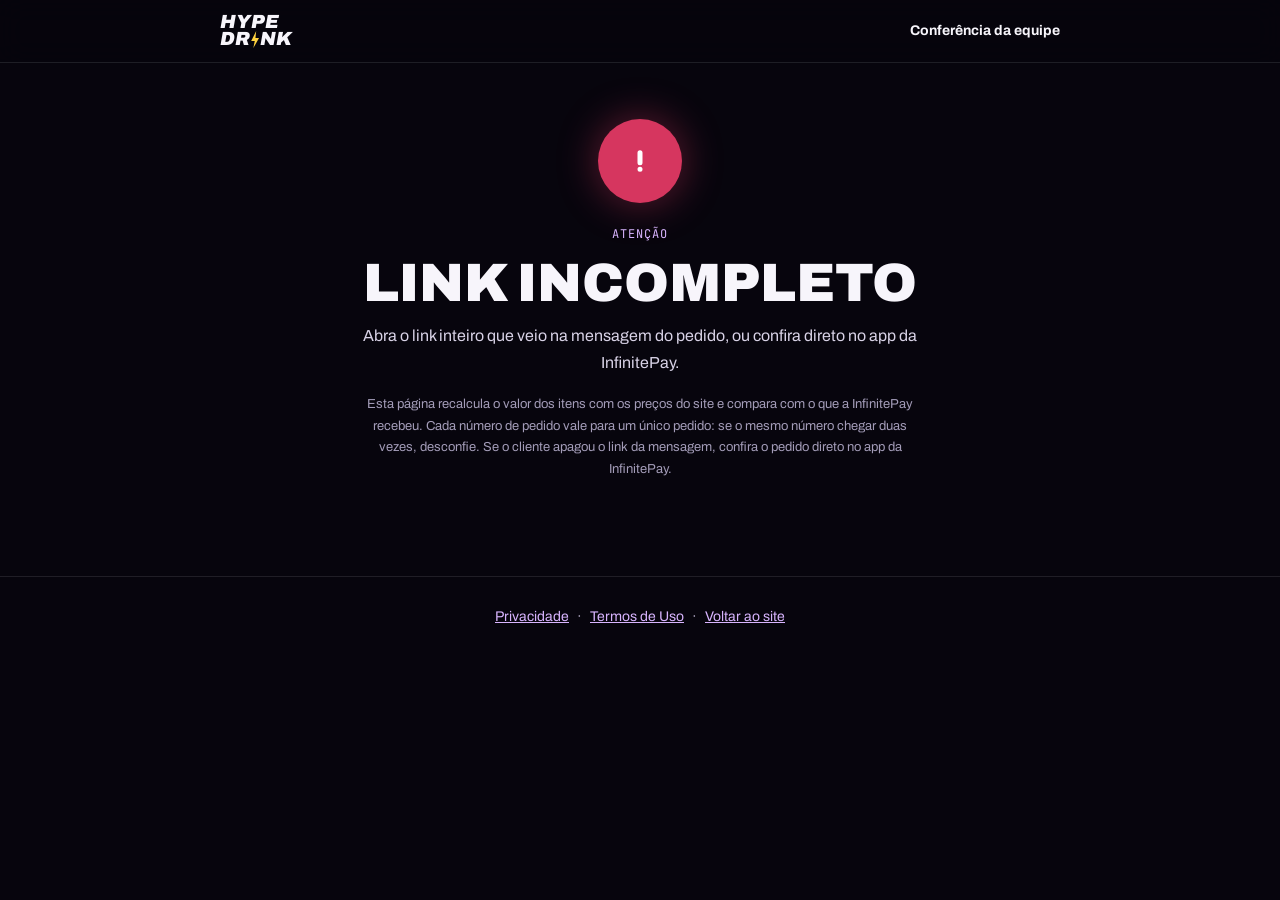
<file: conferir.html>
<!doctype html>
<html lang="pt-BR">
<head>
<meta charset="utf-8">
<meta name="viewport" content="width=device-width, initial-scale=1">
<title>Conferir pedido · Hype Fit Drink</title>
<meta name="robots" content="noindex">
<link rel="icon" href="favicon.svg" type="image/svg+xml">
<link rel="icon" href="favicon-32.png" sizes="32x32" type="image/png">
<link rel="apple-touch-icon" href="apple-touch-icon.png">
<meta name="theme-color" content="#07050d">
<link rel="preconnect" href="https://fonts.googleapis.com">
<link rel="preconnect" href="https://fonts.gstatic.com" crossorigin>
<link href="https://fonts.googleapis.com/css2?family=Archivo:ital,wght@0,400..900;1,900&family=JetBrains+Mono:wght@400;600&display=swap" rel="stylesheet">
<link rel="stylesheet" href="assets/legal.css">
<style>
.paybox{max-width:560px;margin:0 auto;text-align:center;padding-top:8px}
.paybox .ic{width:84px;height:84px;border-radius:50%;display:grid;place-items:center;margin:0 auto 22px;background:#1f9d55;box-shadow:0 0 50px rgba(31,157,85,.55)}
.paybox .ic svg{width:40px;height:40px;fill:none;stroke:#fff;stroke-width:3;stroke-linecap:round;stroke-linejoin:round}
.paybox.wait .ic{background:rgba(255,255,255,.08);box-shadow:none}
.paybox.wait .ic svg{animation:spin 1s linear infinite}
.paybox.bad .ic{background:#d6365f;box-shadow:0 0 40px rgba(214,54,95,.45)}
.paybox.warn .ic{background:#d98a1c;box-shadow:0 0 40px rgba(217,138,28,.45)}
@keyframes spin{to{transform:rotate(360deg)}}
.paybox h1{margin-bottom:12px}
.paybox .sum{display:inline-grid;grid-template-columns:auto auto;gap:6px 18px;text-align:left;margin:18px auto 18px;padding:16px 20px;border:1px solid rgba(255,255,255,.12);border-radius:16px;font-size:15px}
.paybox .sum span{color:#a39cb8;font-family:"JetBrains Mono",monospace;font-size:12px;text-transform:uppercase;letter-spacing:.06em;align-self:center}
ul.itens{list-style:none;padding:0;margin:0 auto 18px;max-width:460px;text-align:left;border:1px solid rgba(255,255,255,.12);border-radius:16px}
ul.itens li{display:flex;justify-content:space-between;gap:14px;padding:11px 16px;border-top:1px solid rgba(255,255,255,.08);font-size:15px;margin:0}
ul.itens li:first-child{border-top:0}
ul.itens li b{white-space:nowrap}
.paybox .small{font-size:13px;color:#a39cb8;margin-top:18px}
[hidden]{display:none!important}
</style>
</head>
<body>
<header class="top"><div class="in">
  <a href="index.html" class="logo" aria-label="Hype Drink, página inicial"><span>HYPE</span><span>DR<svg viewBox="0 0 12 24" aria-hidden="true"><path d="M8 0 1 14h5l-2 10 8-14H7z"/></svg>NK</span></a>
  <span class="back">Conferência da equipe</span>
</div></header>

<main>
  <div class="paybox wait" id="box" aria-live="polite">
    <div class="ic" id="ic"><svg viewBox="0 0 24 24"><path d="M12 3a9 9 0 1 0 9 9"/></svg></div>
    <p class="eyebrow" id="eb">Conferência</p>
    <h1 id="tt">Conferindo o pedido…</h1>
    <p id="tx">Consultando a InfinitePay e recalculando o valor dos itens.</p>
    <div class="sum" id="sum" hidden></div>
    <ul class="itens" id="itens" hidden></ul>
    <p class="small">Esta página recalcula o valor dos itens com os preços do site e compara com o que a InfinitePay recebeu. Cada número de pedido vale para um único pedido: se o mesmo número chegar duas vezes, desconfie. Se o cliente apagou o link da mensagem, confira o pedido direto no app da InfinitePay.</p>
  </div>
</main>

<footer><a href="privacidade.html">Privacidade</a>·<a href="termos.html">Termos de Uso</a>·<a href="index.html">Voltar ao site</a></footer>
<script src="assets/conferir.js"></script>
</body>
</html>
</file>
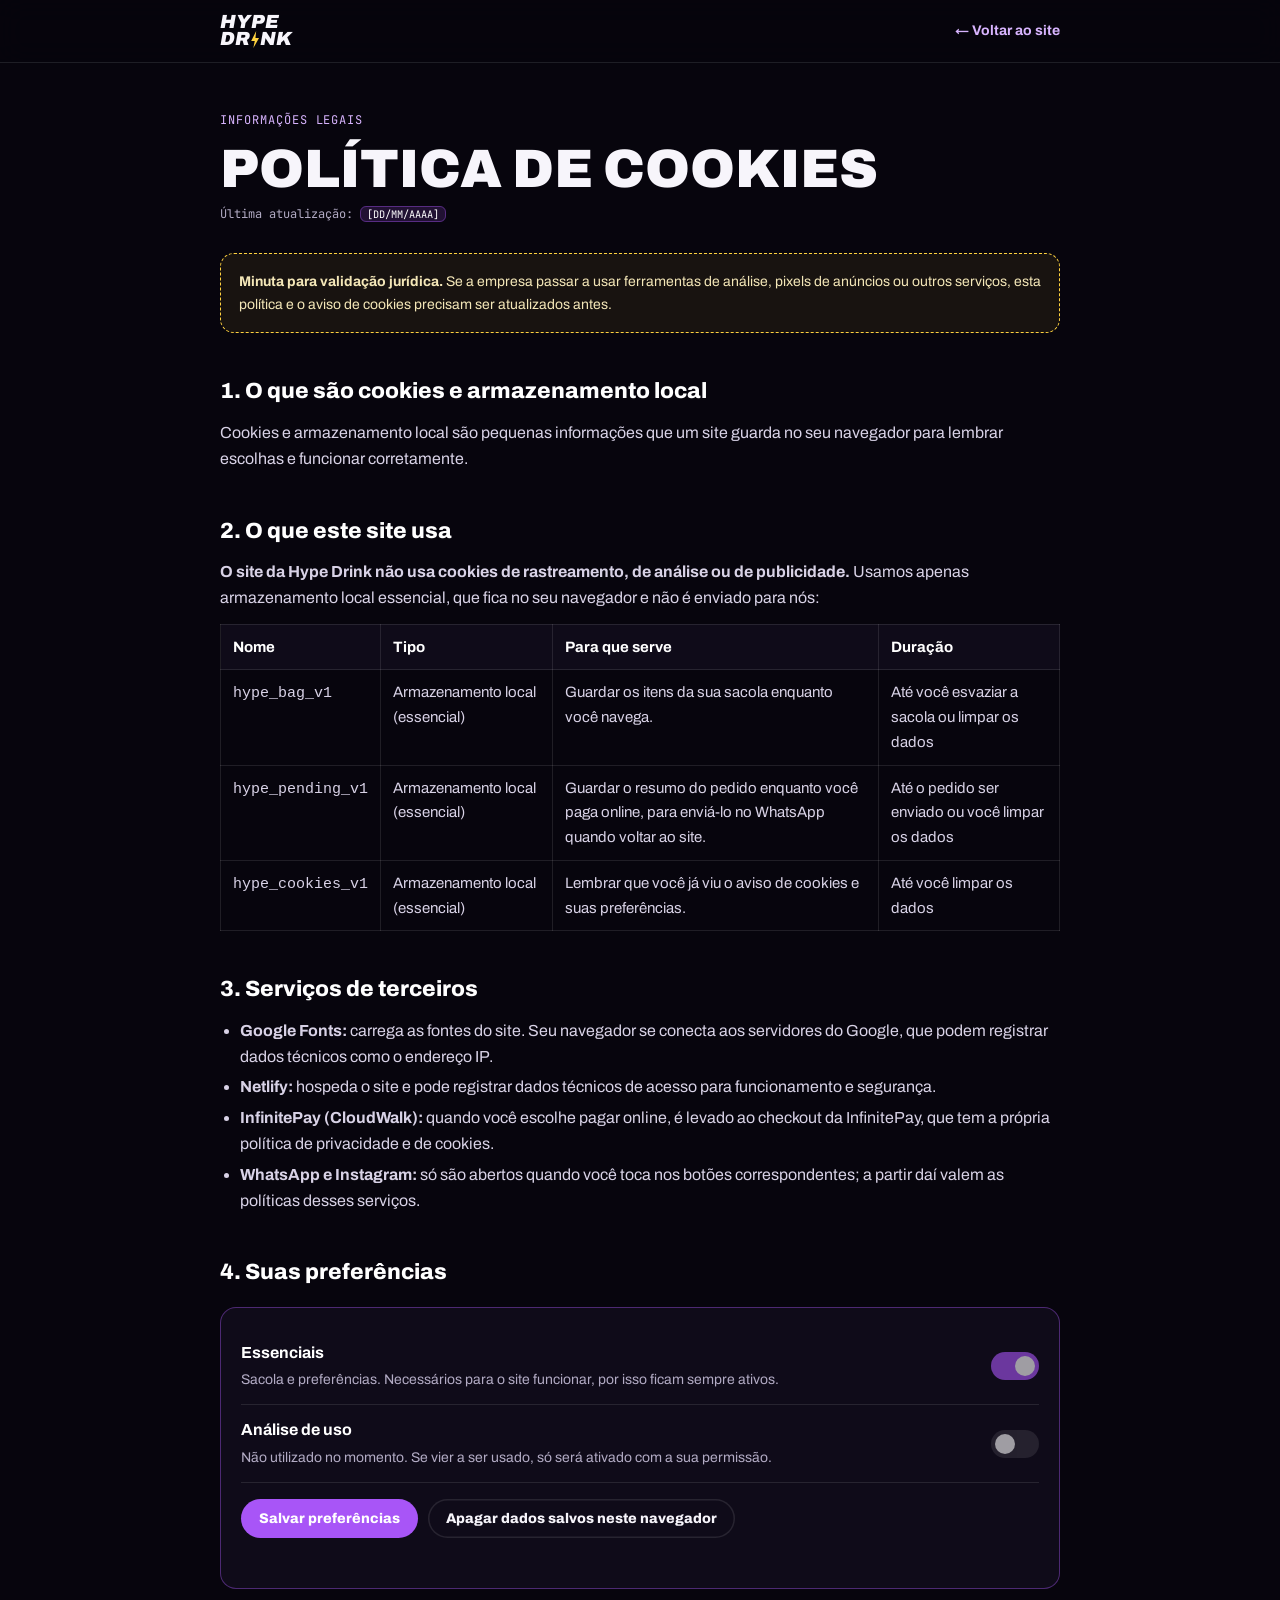
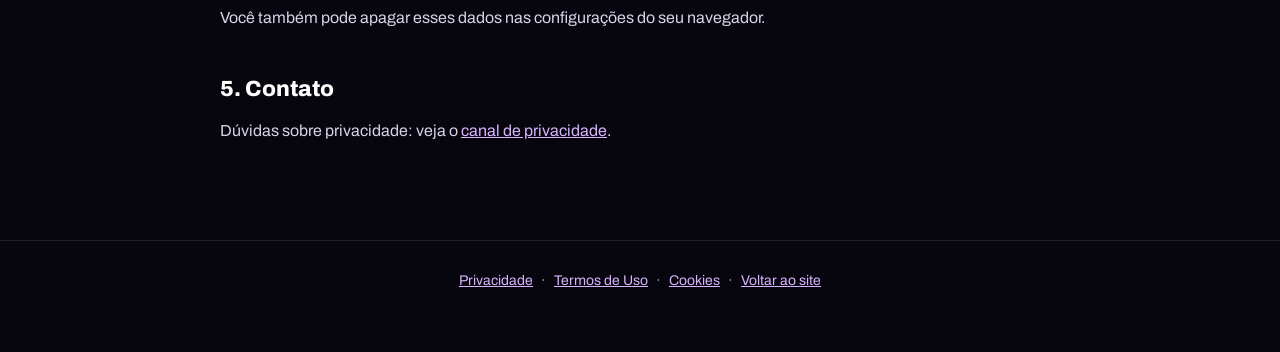
<file: cookies.html>
<!doctype html>
<html lang="pt-BR">
<head>
<meta charset="utf-8">
<meta name="viewport" content="width=device-width, initial-scale=1">
<title>Política de Cookies · Hype Fit Drink</title>
<link rel="icon" href="favicon.svg" type="image/svg+xml">
<link rel="icon" href="favicon-32.png" sizes="32x32" type="image/png">
<link rel="apple-touch-icon" href="apple-touch-icon.png">
<meta name="description" content="Quais cookies e armazenamentos o site da Hype Drink usa, para que servem e como gerenciar suas preferências.">
<meta name="theme-color" content="#07050d">
<link rel="preconnect" href="https://fonts.googleapis.com">
<link rel="preconnect" href="https://fonts.gstatic.com" crossorigin>
<link href="https://fonts.googleapis.com/css2?family=Archivo:ital,wght@0,400..900;1,900&family=JetBrains+Mono:wght@400;600&display=swap" rel="stylesheet">
<link rel="stylesheet" href="assets/legal.css">
</head>
<body>
<header class="top"><div class="in">
  <a href="index.html" class="logo" aria-label="Hype Drink, página inicial"><span>HYPE</span><span>DR<svg viewBox="0 0 12 24" aria-hidden="true"><path d="M8 0 1 14h5l-2 10 8-14H7z"/></svg>NK</span></a>
  <a href="index.html" class="back">← Voltar ao site</a>
</div></header>

<main>
  <p class="eyebrow">Informações legais</p>
  <h1>Política de Cookies</h1>
  <p class="meta">Última atualização: <span class="fill">[DD/MM/AAAA]</span></p>

  <div class="draft"><b>Minuta para validação jurídica.</b> Se a empresa passar a usar ferramentas de análise, pixels de anúncios ou outros serviços, esta política e o aviso de cookies precisam ser atualizados antes.</div>

  <h2>1. O que são cookies e armazenamento local</h2>
  <p>Cookies e armazenamento local são pequenas informações que um site guarda no seu navegador para lembrar escolhas e funcionar corretamente.</p>

  <h2>2. O que este site usa</h2>
  <p><b>O site da Hype Drink não usa cookies de rastreamento, de análise ou de publicidade.</b> Usamos apenas armazenamento local essencial, que fica no seu navegador e não é enviado para nós:</p>
  <table>
    <tr><th>Nome</th><th>Tipo</th><th>Para que serve</th><th>Duração</th></tr>
    <tr><td><code>hype_bag_v1</code></td><td>Armazenamento local (essencial)</td><td>Guardar os itens da sua sacola enquanto você navega.</td><td>Até você esvaziar a sacola ou limpar os dados</td></tr>
    <tr><td><code>hype_pending_v1</code></td><td>Armazenamento local (essencial)</td><td>Guardar o resumo do pedido enquanto você paga online, para enviá-lo no WhatsApp quando voltar ao site.</td><td>Até o pedido ser enviado ou você limpar os dados</td></tr>
    <tr><td><code>hype_cookies_v1</code></td><td>Armazenamento local (essencial)</td><td>Lembrar que você já viu o aviso de cookies e suas preferências.</td><td>Até você limpar os dados</td></tr>
  </table>

  <h2>3. Serviços de terceiros</h2>
  <ul>
    <li><b>Google Fonts:</b> carrega as fontes do site. Seu navegador se conecta aos servidores do Google, que podem registrar dados técnicos como o endereço IP.</li>
    <li><b>Netlify:</b> hospeda o site e pode registrar dados técnicos de acesso para funcionamento e segurança.</li>
    <li><b>InfinitePay (CloudWalk):</b> quando você escolhe pagar online, é levado ao checkout da InfinitePay, que tem a própria política de privacidade e de cookies.</li>
    <li><b>WhatsApp e Instagram:</b> só são abertos quando você toca nos botões correspondentes; a partir daí valem as políticas desses serviços.</li>
  </ul>

  <h2 id="preferencias">4. Suas preferências</h2>
  <div class="panel">
    <div class="opt"><div><b>Essenciais</b><small>Sacola e preferências. Necessários para o site funcionar, por isso ficam sempre ativos.</small></div><label class="switch"><input type="checkbox" checked disabled aria-label="Essenciais (sempre ativos)"><span></span></label></div>
    <div class="opt"><div><b>Análise de uso</b><small>Não utilizado no momento. Se vier a ser usado, só será ativado com a sua permissão.</small></div><label class="switch"><input type="checkbox" id="ckAnalise" disabled aria-label="Análise de uso (não utilizado)"><span></span></label></div>
    <div class="acts">
      <button type="button" class="btn" id="ckSave">Salvar preferências</button>
      <button type="button" class="btn ghost" id="ckClear">Apagar dados salvos neste navegador</button>
    </div>
    <p class="status" id="ckStatus" role="status"></p>
  </div>
  <p>Você também pode apagar esses dados nas configurações do seu navegador.</p>

  <h2>5. Contato</h2>
  <p>Dúvidas sobre privacidade: veja o <a href="privacidade.html#contato">canal de privacidade</a>.</p>
</main>

<footer><a href="privacidade.html">Privacidade</a>·<a href="termos.html">Termos de Uso</a>·<a href="cookies.html">Cookies</a>·<a href="index.html">Voltar ao site</a></footer>

<script src="assets/cookies.js"></script>
</body>
</html>
</file>
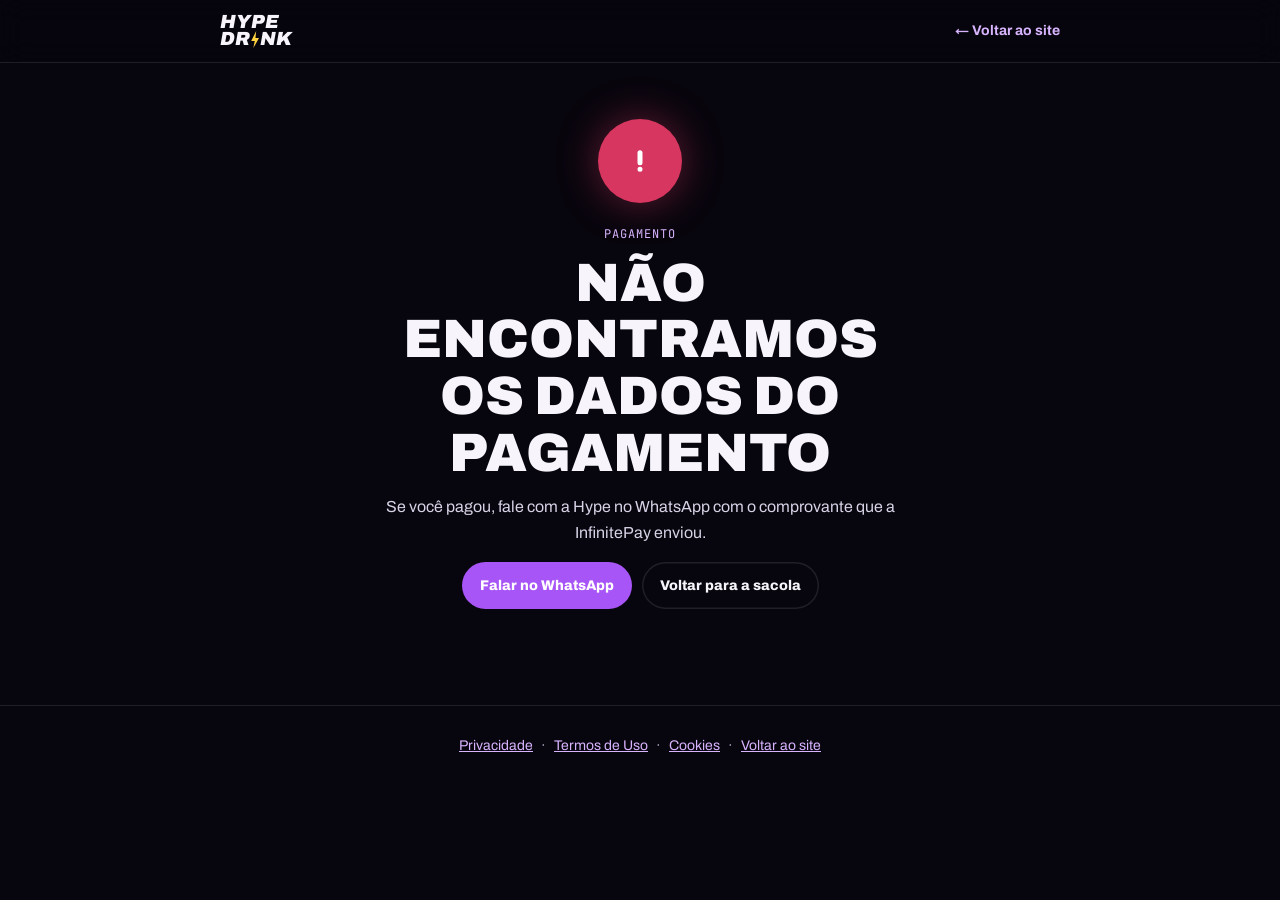
<file: obrigado.html>
<!doctype html>
<html lang="pt-BR">
<head>
<meta charset="utf-8">
<meta name="viewport" content="width=device-width, initial-scale=1">
<title>Pagamento · Hype Fit Drink</title>
<meta name="robots" content="noindex">
<link rel="icon" href="favicon.svg" type="image/svg+xml">
<link rel="icon" href="favicon-32.png" sizes="32x32" type="image/png">
<link rel="apple-touch-icon" href="apple-touch-icon.png">
<meta name="theme-color" content="#07050d">
<link rel="preconnect" href="https://fonts.googleapis.com">
<link rel="preconnect" href="https://fonts.gstatic.com" crossorigin>
<link href="https://fonts.googleapis.com/css2?family=Archivo:ital,wght@0,400..900;1,900&family=JetBrains+Mono:wght@400;600&display=swap" rel="stylesheet">
<link rel="stylesheet" href="assets/legal.css">
<style>
.paybox{max-width:560px;margin:0 auto;text-align:center;padding-top:8px}
.paybox .ic{width:84px;height:84px;border-radius:50%;display:grid;place-items:center;margin:0 auto 22px;background:#a855f7;box-shadow:0 0 50px rgba(168,85,247,.6)}
.paybox .ic svg{width:40px;height:40px;fill:none;stroke:#fff;stroke-width:3;stroke-linecap:round;stroke-linejoin:round}
.paybox.wait .ic{background:rgba(255,255,255,.08);box-shadow:none}
.paybox.wait .ic svg{animation:spin 1s linear infinite}
.paybox.bad .ic{background:#d6365f;box-shadow:0 0 40px rgba(214,54,95,.45)}
@keyframes spin{to{transform:rotate(360deg)}}
.paybox h1{margin-bottom:12px}
.paybox .sum{display:inline-grid;grid-template-columns:auto auto;gap:6px 18px;text-align:left;margin:18px auto 26px;padding:16px 20px;border:1px solid rgba(255,255,255,.12);border-radius:16px;font-size:15px}
.paybox .sum span{color:#a39cb8;font-family:"JetBrains Mono",monospace;font-size:12px;text-transform:uppercase;letter-spacing:.06em;align-self:center}
.paybox .acts{justify-content:center;flex-wrap:wrap}
.paybox .small{font-size:13px;color:#a39cb8;margin-top:18px}
[hidden]{display:none!important}
</style>
</head>
<body>
<header class="top"><div class="in">
  <a href="index.html" class="logo" aria-label="Hype Drink, página inicial"><span>HYPE</span><span>DR<svg viewBox="0 0 12 24" aria-hidden="true"><path d="M8 0 1 14h5l-2 10 8-14H7z"/></svg>NK</span></a>
  <a href="index.html" class="back">← Voltar ao site</a>
</div></header>

<main>
  <div class="paybox wait" id="box" aria-live="polite">
    <div class="ic" id="ic"><svg viewBox="0 0 24 24"><path d="M12 3a9 9 0 1 0 9 9"/></svg></div>
    <p class="eyebrow" id="eb">Pagamento</p>
    <h1 id="tt">Confirmando seu pagamento…</h1>
    <p id="tx">Só um instante, estamos conferindo com a InfinitePay.</p>
    <div class="sum" id="sum" hidden></div>
    <div class="acts">
      <a class="btn" id="wa" href="#" target="_blank" rel="noopener" hidden>Enviar pedido no WhatsApp</a>
      <a class="btn ghost" id="rc" href="#" target="_blank" rel="noopener" hidden>Ver comprovante</a>
      <a class="btn ghost" id="bk" href="index.html#pedido" hidden>Voltar para a sacola</a>
    </div>
    <p class="small" id="sm" hidden></p>
  </div>
</main>

<footer><a href="privacidade.html">Privacidade</a>·<a href="termos.html">Termos de Uso</a>·<a href="cookies.html">Cookies</a>·<a href="index.html">Voltar ao site</a></footer>

<script src="assets/obrigado.js"></script>
</body>
</html>
</file>
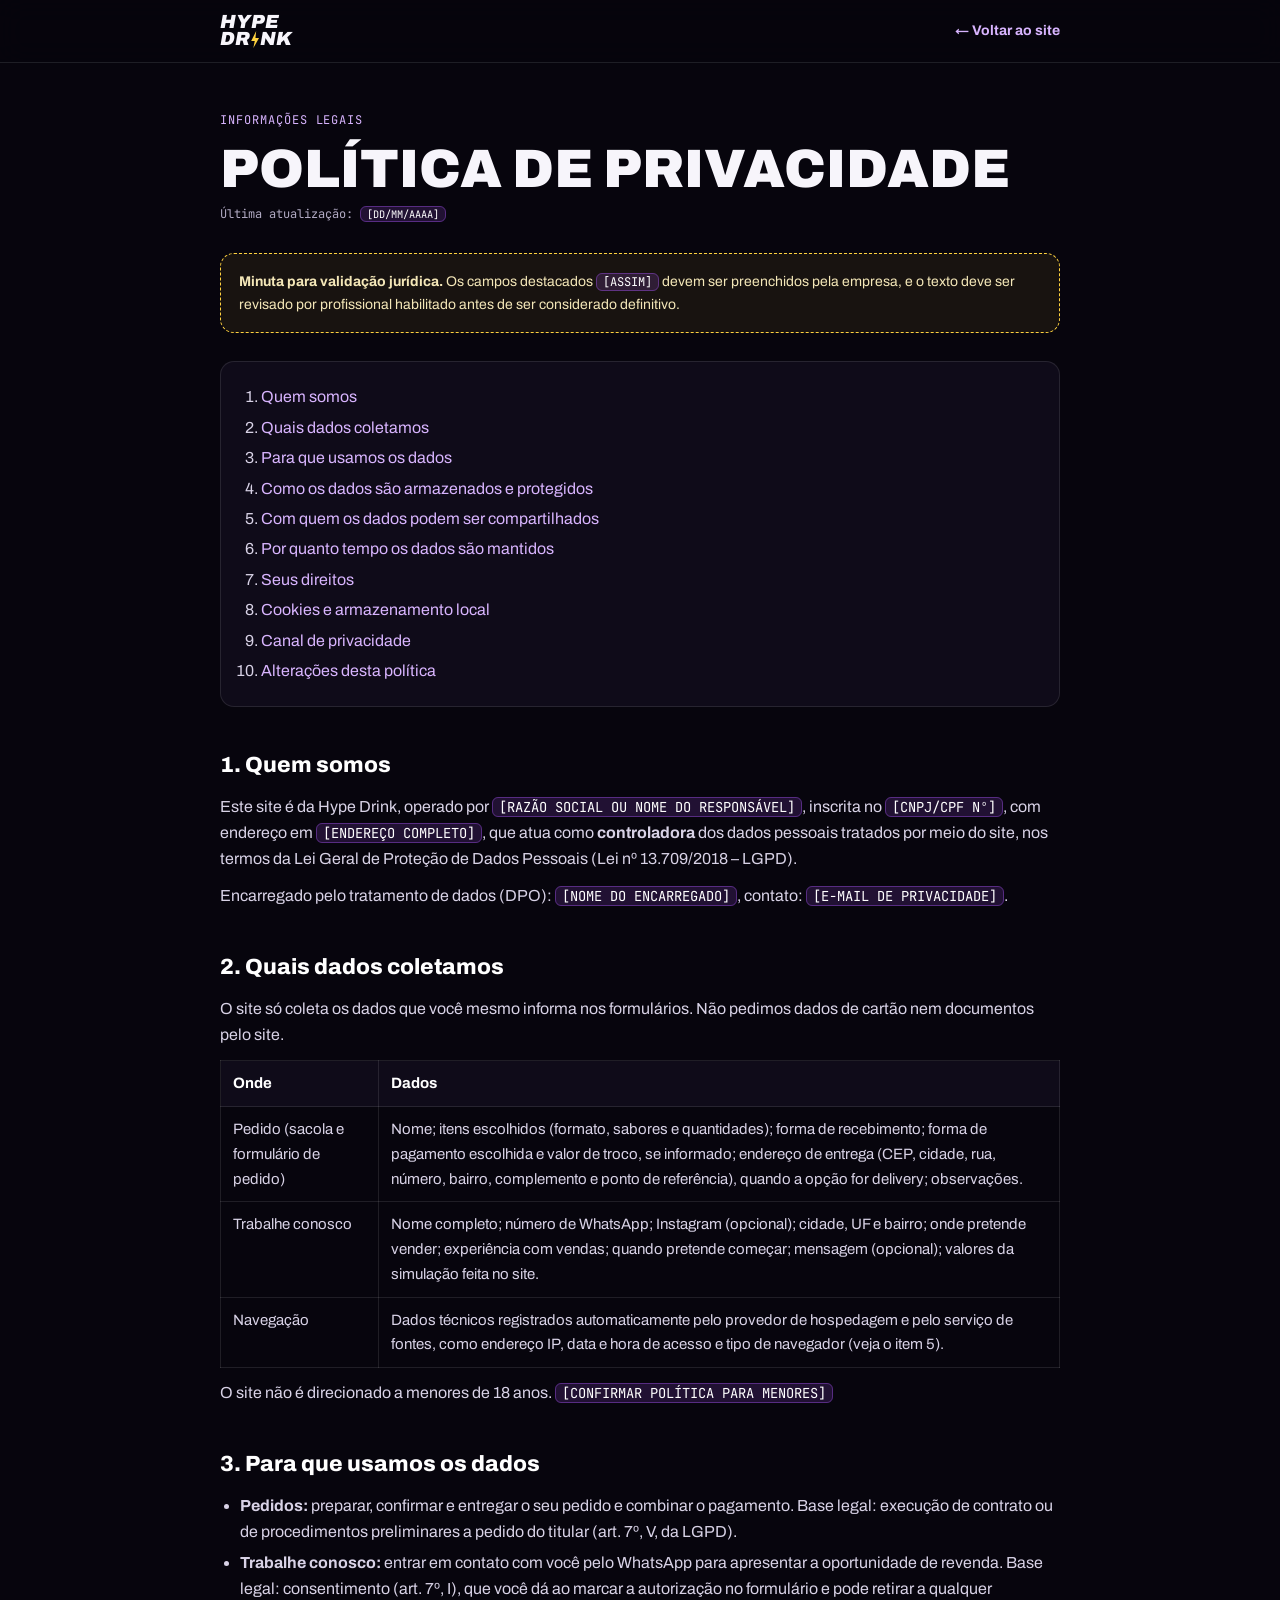
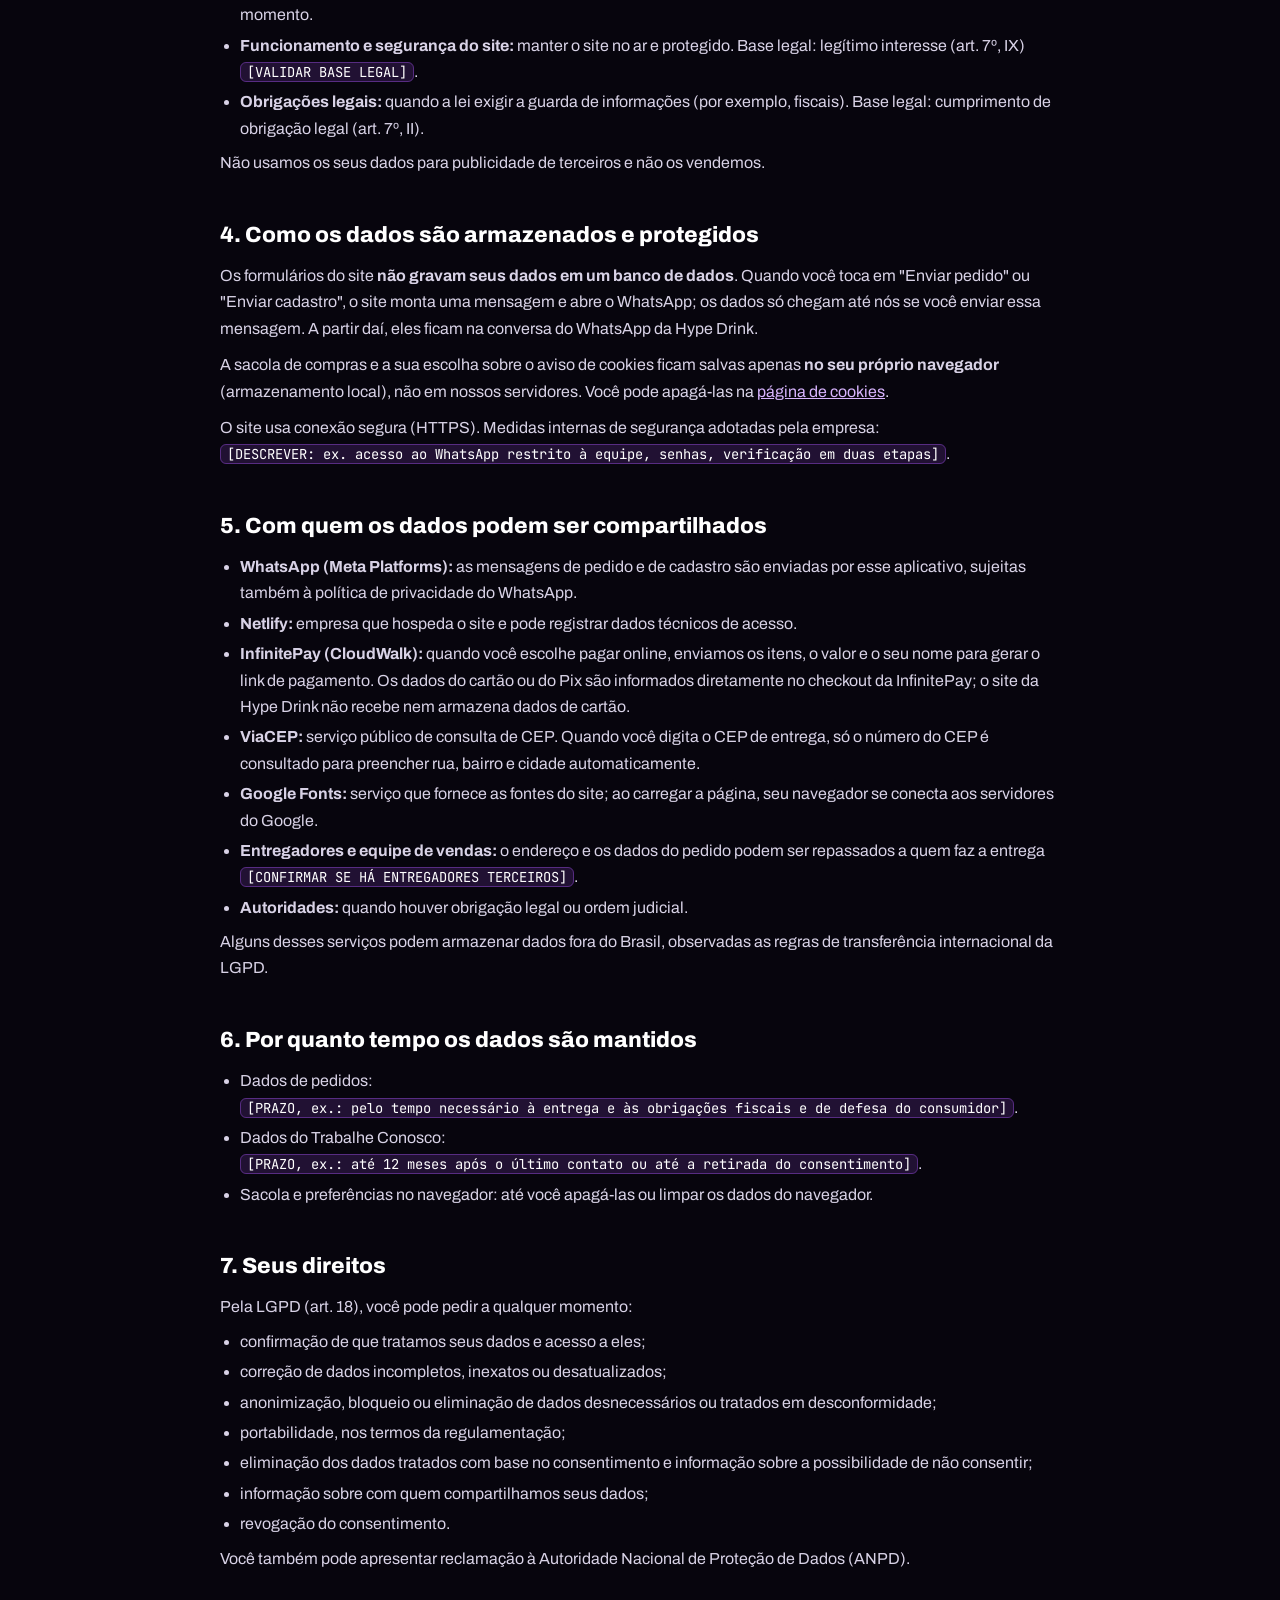
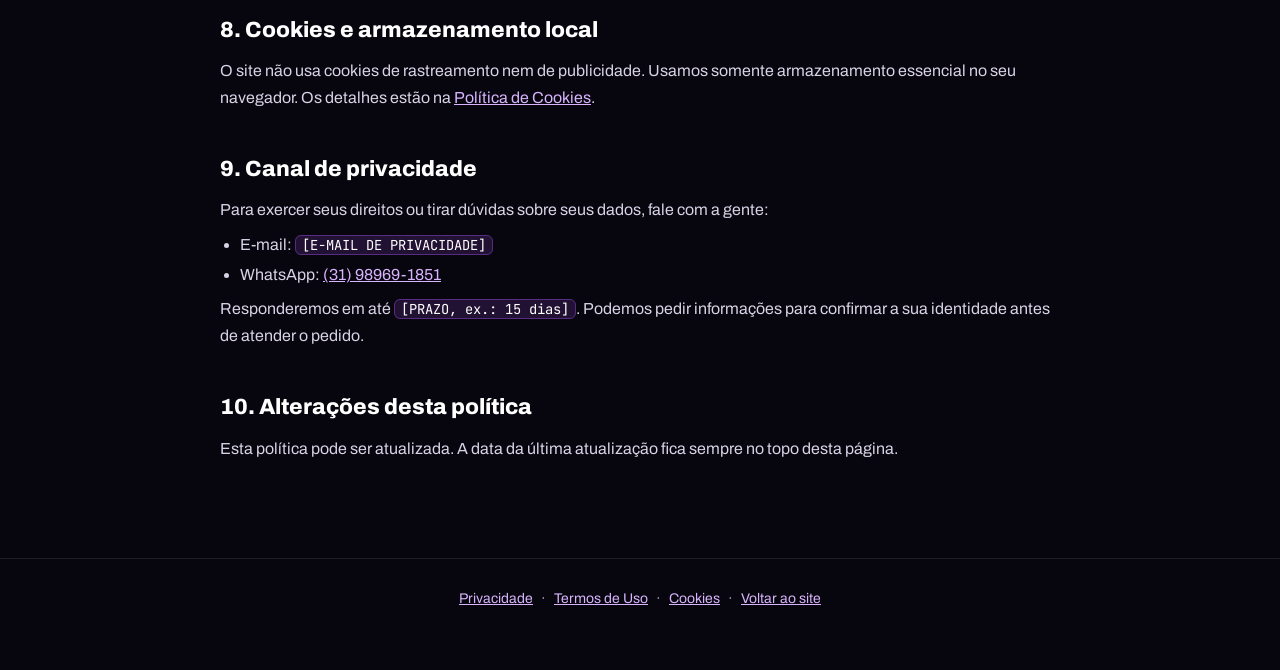
<file: privacidade.html>
<!doctype html>
<html lang="pt-BR">
<head>
<meta charset="utf-8">
<meta name="viewport" content="width=device-width, initial-scale=1">
<title>Política de Privacidade · Hype Fit Drink</title>
<link rel="icon" href="favicon.svg" type="image/svg+xml">
<link rel="icon" href="favicon-32.png" sizes="32x32" type="image/png">
<link rel="apple-touch-icon" href="apple-touch-icon.png">
<meta name="description" content="Como a Hype Drink coleta, usa e protege os seus dados pessoais, conforme a LGPD (Lei nº 13.709/2018).">
<meta name="theme-color" content="#07050d">
<link rel="preconnect" href="https://fonts.googleapis.com">
<link rel="preconnect" href="https://fonts.gstatic.com" crossorigin>
<link href="https://fonts.googleapis.com/css2?family=Archivo:ital,wght@0,400..900;1,900&family=JetBrains+Mono:wght@400;600&display=swap" rel="stylesheet">
<link rel="stylesheet" href="assets/legal.css">
</head>
<body>
<header class="top"><div class="in">
  <a href="index.html" class="logo" aria-label="Hype Drink, página inicial"><span>HYPE</span><span>DR<svg viewBox="0 0 12 24" aria-hidden="true"><path d="M8 0 1 14h5l-2 10 8-14H7z"/></svg>NK</span></a>
  <a href="index.html" class="back">← Voltar ao site</a>
</div></header>

<main>
  <p class="eyebrow">Informações legais</p>
  <h1>Política de Privacidade</h1>
  <p class="meta">Última atualização: <span class="fill">[DD/MM/AAAA]</span></p>

  <div class="draft"><b>Minuta para validação jurídica.</b> Os campos destacados <span class="fill">[ASSIM]</span> devem ser preenchidos pela empresa, e o texto deve ser revisado por profissional habilitado antes de ser considerado definitivo.</div>

  <nav class="toc" aria-label="Sumário"><ol>
    <li><a href="#quem">Quem somos</a></li>
    <li><a href="#dados">Quais dados coletamos</a></li>
    <li><a href="#finalidades">Para que usamos os dados</a></li>
    <li><a href="#armazenamento">Como os dados são armazenados e protegidos</a></li>
    <li><a href="#compartilhamento">Com quem os dados podem ser compartilhados</a></li>
    <li><a href="#retencao">Por quanto tempo os dados são mantidos</a></li>
    <li><a href="#direitos">Seus direitos</a></li>
    <li><a href="#cookies">Cookies e armazenamento local</a></li>
    <li><a href="#contato">Canal de privacidade</a></li>
    <li><a href="#alteracoes">Alterações desta política</a></li>
  </ol></nav>

  <h2 id="quem">1. Quem somos</h2>
  <p>Este site é da Hype Drink, operado por <span class="fill">[RAZÃO SOCIAL OU NOME DO RESPONSÁVEL]</span>, inscrita no <span class="fill">[CNPJ/CPF Nº]</span>, com endereço em <span class="fill">[ENDEREÇO COMPLETO]</span>, que atua como <b>controladora</b> dos dados pessoais tratados por meio do site, nos termos da Lei Geral de Proteção de Dados Pessoais (Lei nº 13.709/2018 – LGPD).</p>
  <p>Encarregado pelo tratamento de dados (DPO): <span class="fill">[NOME DO ENCARREGADO]</span>, contato: <span class="fill">[E-MAIL DE PRIVACIDADE]</span>.</p>

  <h2 id="dados">2. Quais dados coletamos</h2>
  <p>O site só coleta os dados que você mesmo informa nos formulários. Não pedimos dados de cartão nem documentos pelo site.</p>
  <table>
    <tr><th>Onde</th><th>Dados</th></tr>
    <tr><td>Pedido (sacola e formulário de pedido)</td><td>Nome; itens escolhidos (formato, sabores e quantidades); forma de recebimento; forma de pagamento escolhida e valor de troco, se informado; endereço de entrega (CEP, cidade, rua, número, bairro, complemento e ponto de referência), quando a opção for delivery; observações.</td></tr>
    <tr><td>Trabalhe conosco</td><td>Nome completo; número de WhatsApp; Instagram (opcional); cidade, UF e bairro; onde pretende vender; experiência com vendas; quando pretende começar; mensagem (opcional); valores da simulação feita no site.</td></tr>
    <tr><td>Navegação</td><td>Dados técnicos registrados automaticamente pelo provedor de hospedagem e pelo serviço de fontes, como endereço IP, data e hora de acesso e tipo de navegador (veja o item 5).</td></tr>
  </table>
  <p>O site não é direcionado a menores de 18 anos. <span class="fill">[CONFIRMAR POLÍTICA PARA MENORES]</span></p>

  <h2 id="finalidades">3. Para que usamos os dados</h2>
  <ul>
    <li><b>Pedidos:</b> preparar, confirmar e entregar o seu pedido e combinar o pagamento. Base legal: execução de contrato ou de procedimentos preliminares a pedido do titular (art. 7º, V, da LGPD).</li>
    <li><b>Trabalhe conosco:</b> entrar em contato com você pelo WhatsApp para apresentar a oportunidade de revenda. Base legal: consentimento (art. 7º, I), que você dá ao marcar a autorização no formulário e pode retirar a qualquer momento.</li>
    <li><b>Funcionamento e segurança do site:</b> manter o site no ar e protegido. Base legal: legítimo interesse (art. 7º, IX) <span class="fill">[VALIDAR BASE LEGAL]</span>.</li>
    <li><b>Obrigações legais:</b> quando a lei exigir a guarda de informações (por exemplo, fiscais). Base legal: cumprimento de obrigação legal (art. 7º, II).</li>
  </ul>
  <p>Não usamos os seus dados para publicidade de terceiros e não os vendemos.</p>

  <h2 id="armazenamento">4. Como os dados são armazenados e protegidos</h2>
  <p>Os formulários do site <b>não gravam seus dados em um banco de dados</b>. Quando você toca em "Enviar pedido" ou "Enviar cadastro", o site monta uma mensagem e abre o WhatsApp; os dados só chegam até nós se você enviar essa mensagem. A partir daí, eles ficam na conversa do WhatsApp da Hype Drink.</p>
  <p>A sacola de compras e a sua escolha sobre o aviso de cookies ficam salvas apenas <b>no seu próprio navegador</b> (armazenamento local), não em nossos servidores. Você pode apagá-las na <a href="cookies.html#preferencias">página de cookies</a>.</p>
  <p>O site usa conexão segura (HTTPS). Medidas internas de segurança adotadas pela empresa: <span class="fill">[DESCREVER: ex. acesso ao WhatsApp restrito à equipe, senhas, verificação em duas etapas]</span>.</p>

  <h2 id="compartilhamento">5. Com quem os dados podem ser compartilhados</h2>
  <ul>
    <li><b>WhatsApp (Meta Platforms):</b> as mensagens de pedido e de cadastro são enviadas por esse aplicativo, sujeitas também à política de privacidade do WhatsApp.</li>
    <li><b>Netlify:</b> empresa que hospeda o site e pode registrar dados técnicos de acesso.</li>
    <li><b>InfinitePay (CloudWalk):</b> quando você escolhe pagar online, enviamos os itens, o valor e o seu nome para gerar o link de pagamento. Os dados do cartão ou do Pix são informados diretamente no checkout da InfinitePay; o site da Hype Drink não recebe nem armazena dados de cartão.</li>
    <li><b>ViaCEP:</b> serviço público de consulta de CEP. Quando você digita o CEP de entrega, só o número do CEP é consultado para preencher rua, bairro e cidade automaticamente.</li>
    <li><b>Google Fonts:</b> serviço que fornece as fontes do site; ao carregar a página, seu navegador se conecta aos servidores do Google.</li>
    <li><b>Entregadores e equipe de vendas:</b> o endereço e os dados do pedido podem ser repassados a quem faz a entrega <span class="fill">[CONFIRMAR SE HÁ ENTREGADORES TERCEIROS]</span>.</li>
    <li><b>Autoridades:</b> quando houver obrigação legal ou ordem judicial.</li>
  </ul>
  <p>Alguns desses serviços podem armazenar dados fora do Brasil, observadas as regras de transferência internacional da LGPD.</p>

  <h2 id="retencao">6. Por quanto tempo os dados são mantidos</h2>
  <ul>
    <li>Dados de pedidos: <span class="fill">[PRAZO, ex.: pelo tempo necessário à entrega e às obrigações fiscais e de defesa do consumidor]</span>.</li>
    <li>Dados do Trabalhe Conosco: <span class="fill">[PRAZO, ex.: até 12 meses após o último contato ou até a retirada do consentimento]</span>.</li>
    <li>Sacola e preferências no navegador: até você apagá-las ou limpar os dados do navegador.</li>
  </ul>

  <h2 id="direitos">7. Seus direitos</h2>
  <p>Pela LGPD (art. 18), você pode pedir a qualquer momento:</p>
  <ul>
    <li>confirmação de que tratamos seus dados e acesso a eles;</li>
    <li>correção de dados incompletos, inexatos ou desatualizados;</li>
    <li>anonimização, bloqueio ou eliminação de dados desnecessários ou tratados em desconformidade;</li>
    <li>portabilidade, nos termos da regulamentação;</li>
    <li>eliminação dos dados tratados com base no consentimento e informação sobre a possibilidade de não consentir;</li>
    <li>informação sobre com quem compartilhamos seus dados;</li>
    <li>revogação do consentimento.</li>
  </ul>
  <p>Você também pode apresentar reclamação à Autoridade Nacional de Proteção de Dados (ANPD).</p>

  <h2 id="cookies">8. Cookies e armazenamento local</h2>
  <p>O site não usa cookies de rastreamento nem de publicidade. Usamos somente armazenamento essencial no seu navegador. Os detalhes estão na <a href="cookies.html">Política de Cookies</a>.</p>

  <h2 id="contato">9. Canal de privacidade</h2>
  <p>Para exercer seus direitos ou tirar dúvidas sobre seus dados, fale com a gente:</p>
  <ul>
    <li>E-mail: <span class="fill">[E-MAIL DE PRIVACIDADE]</span></li>
    <li>WhatsApp: <a href="https://wa.me/5531989691851" target="_blank" rel="noopener">(31) 98969-1851</a></li>
  </ul>
  <p>Responderemos em até <span class="fill">[PRAZO, ex.: 15 dias]</span>. Podemos pedir informações para confirmar a sua identidade antes de atender o pedido.</p>

  <h2 id="alteracoes">10. Alterações desta política</h2>
  <p>Esta política pode ser atualizada. A data da última atualização fica sempre no topo desta página.</p>
</main>

<footer><a href="privacidade.html">Privacidade</a>·<a href="termos.html">Termos de Uso</a>·<a href="cookies.html">Cookies</a>·<a href="index.html">Voltar ao site</a></footer>
</body>
</html>
</file>
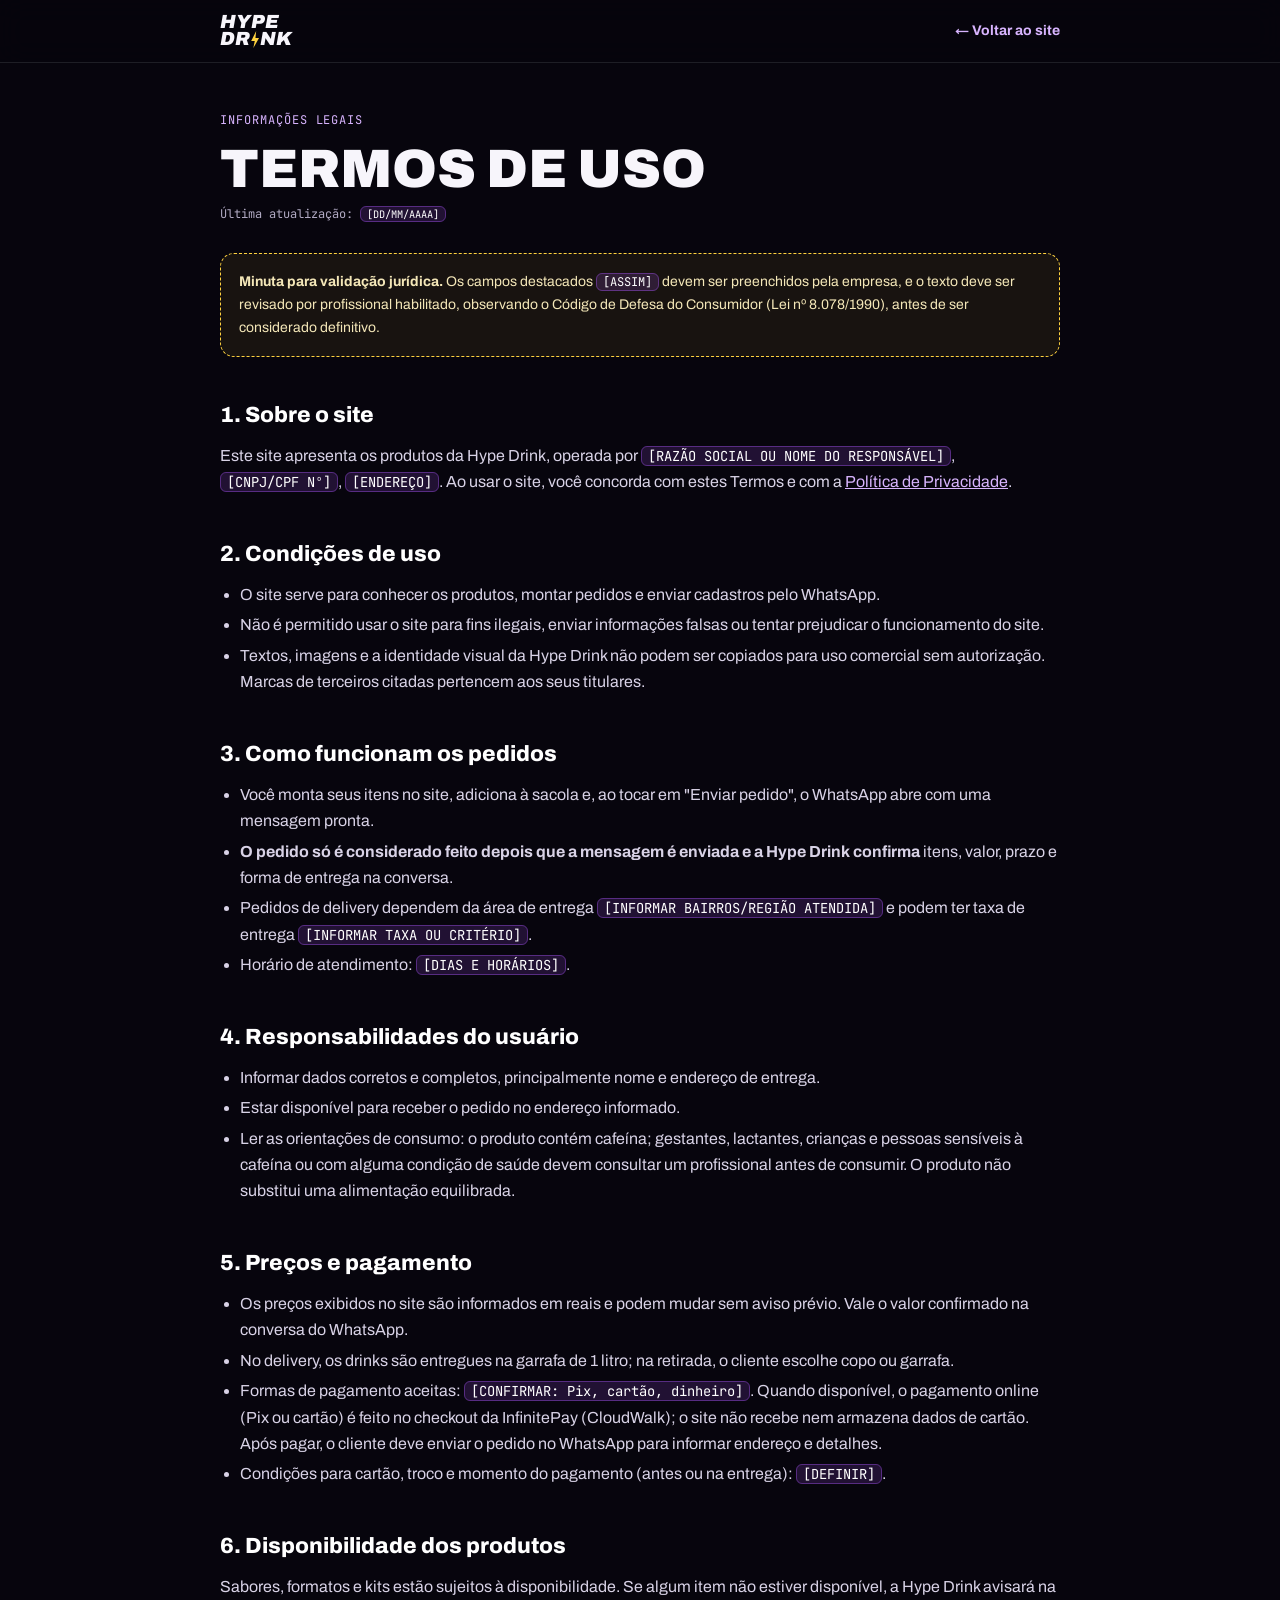
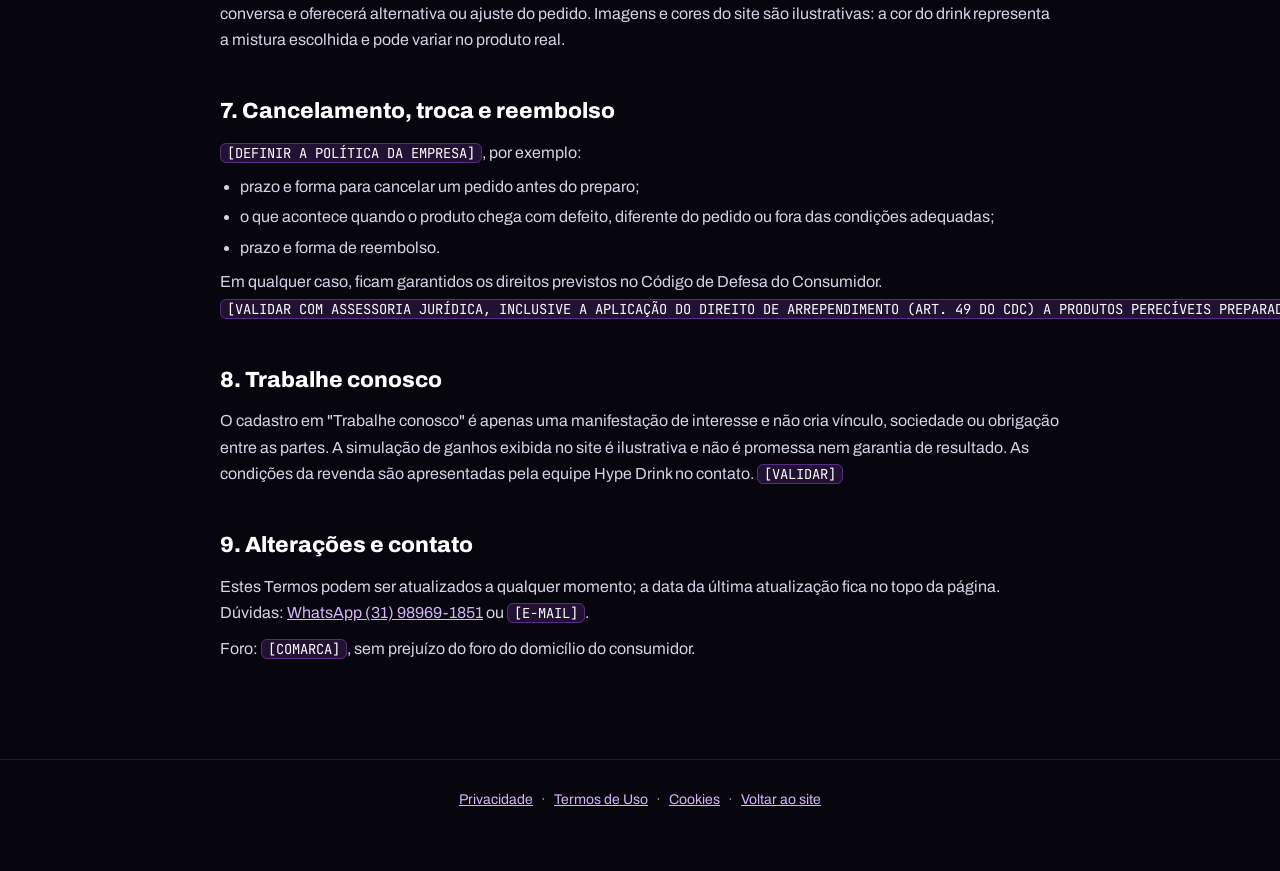
<file: termos.html>
<!doctype html>
<html lang="pt-BR">
<head>
<meta charset="utf-8">
<meta name="viewport" content="width=device-width, initial-scale=1">
<title>Termos de Uso · Hype Fit Drink</title>
<link rel="icon" href="favicon.svg" type="image/svg+xml">
<link rel="icon" href="favicon-32.png" sizes="32x32" type="image/png">
<link rel="apple-touch-icon" href="apple-touch-icon.png">
<meta name="description" content="Condições de uso do site da Hype Drink, regras para pedidos, pagamento, disponibilidade, cancelamento, troca e reembolso.">
<meta name="theme-color" content="#07050d">
<link rel="preconnect" href="https://fonts.googleapis.com">
<link rel="preconnect" href="https://fonts.gstatic.com" crossorigin>
<link href="https://fonts.googleapis.com/css2?family=Archivo:ital,wght@0,400..900;1,900&family=JetBrains+Mono:wght@400;600&display=swap" rel="stylesheet">
<link rel="stylesheet" href="assets/legal.css">
</head>
<body>
<header class="top"><div class="in">
  <a href="index.html" class="logo" aria-label="Hype Drink, página inicial"><span>HYPE</span><span>DR<svg viewBox="0 0 12 24" aria-hidden="true"><path d="M8 0 1 14h5l-2 10 8-14H7z"/></svg>NK</span></a>
  <a href="index.html" class="back">← Voltar ao site</a>
</div></header>

<main>
  <p class="eyebrow">Informações legais</p>
  <h1>Termos de Uso</h1>
  <p class="meta">Última atualização: <span class="fill">[DD/MM/AAAA]</span></p>

  <div class="draft"><b>Minuta para validação jurídica.</b> Os campos destacados <span class="fill">[ASSIM]</span> devem ser preenchidos pela empresa, e o texto deve ser revisado por profissional habilitado, observando o Código de Defesa do Consumidor (Lei nº 8.078/1990), antes de ser considerado definitivo.</div>

  <h2>1. Sobre o site</h2>
  <p>Este site apresenta os produtos da Hype Drink, operada por <span class="fill">[RAZÃO SOCIAL OU NOME DO RESPONSÁVEL]</span>, <span class="fill">[CNPJ/CPF Nº]</span>, <span class="fill">[ENDEREÇO]</span>. Ao usar o site, você concorda com estes Termos e com a <a href="privacidade.html">Política de Privacidade</a>.</p>

  <h2>2. Condições de uso</h2>
  <ul>
    <li>O site serve para conhecer os produtos, montar pedidos e enviar cadastros pelo WhatsApp.</li>
    <li>Não é permitido usar o site para fins ilegais, enviar informações falsas ou tentar prejudicar o funcionamento do site.</li>
    <li>Textos, imagens e a identidade visual da Hype Drink não podem ser copiados para uso comercial sem autorização. Marcas de terceiros citadas pertencem aos seus titulares.</li>
  </ul>

  <h2>3. Como funcionam os pedidos</h2>
  <ul>
    <li>Você monta seus itens no site, adiciona à sacola e, ao tocar em "Enviar pedido", o WhatsApp abre com uma mensagem pronta.</li>
    <li><b>O pedido só é considerado feito depois que a mensagem é enviada e a Hype Drink confirma</b> itens, valor, prazo e forma de entrega na conversa.</li>
    <li>Pedidos de delivery dependem da área de entrega <span class="fill">[INFORMAR BAIRROS/REGIÃO ATENDIDA]</span> e podem ter taxa de entrega <span class="fill">[INFORMAR TAXA OU CRITÉRIO]</span>.</li>
    <li>Horário de atendimento: <span class="fill">[DIAS E HORÁRIOS]</span>.</li>
  </ul>

  <h2>4. Responsabilidades do usuário</h2>
  <ul>
    <li>Informar dados corretos e completos, principalmente nome e endereço de entrega.</li>
    <li>Estar disponível para receber o pedido no endereço informado.</li>
    <li>Ler as orientações de consumo: o produto contém cafeína; gestantes, lactantes, crianças e pessoas sensíveis à cafeína ou com alguma condição de saúde devem consultar um profissional antes de consumir. O produto não substitui uma alimentação equilibrada.</li>
  </ul>

  <h2>5. Preços e pagamento</h2>
  <ul>
    <li>Os preços exibidos no site são informados em reais e podem mudar sem aviso prévio. Vale o valor confirmado na conversa do WhatsApp.</li>
    <li>No delivery, os drinks são entregues na garrafa de 1 litro; na retirada, o cliente escolhe copo ou garrafa.</li>
    <li>Formas de pagamento aceitas: <span class="fill">[CONFIRMAR: Pix, cartão, dinheiro]</span>. Quando disponível, o pagamento online (Pix ou cartão) é feito no checkout da InfinitePay (CloudWalk); o site não recebe nem armazena dados de cartão. Após pagar, o cliente deve enviar o pedido no WhatsApp para informar endereço e detalhes.</li>
    <li>Condições para cartão, troco e momento do pagamento (antes ou na entrega): <span class="fill">[DEFINIR]</span>.</li>
  </ul>

  <h2>6. Disponibilidade dos produtos</h2>
  <p>Sabores, formatos e kits estão sujeitos à disponibilidade. Se algum item não estiver disponível, a Hype Drink avisará na conversa e oferecerá alternativa ou ajuste do pedido. Imagens e cores do site são ilustrativas: a cor do drink representa a mistura escolhida e pode variar no produto real.</p>

  <h2>7. Cancelamento, troca e reembolso</h2>
  <p><span class="fill">[DEFINIR A POLÍTICA DA EMPRESA]</span>, por exemplo:</p>
  <ul>
    <li>prazo e forma para cancelar um pedido antes do preparo;</li>
    <li>o que acontece quando o produto chega com defeito, diferente do pedido ou fora das condições adequadas;</li>
    <li>prazo e forma de reembolso.</li>
  </ul>
  <p>Em qualquer caso, ficam garantidos os direitos previstos no Código de Defesa do Consumidor. <span class="fill">[VALIDAR COM ASSESSORIA JURÍDICA, INCLUSIVE A APLICAÇÃO DO DIREITO DE ARREPENDIMENTO (ART. 49 DO CDC) A PRODUTOS PERECÍVEIS PREPARADOS NA HORA]</span></p>

  <h2>8. Trabalhe conosco</h2>
  <p>O cadastro em "Trabalhe conosco" é apenas uma manifestação de interesse e não cria vínculo, sociedade ou obrigação entre as partes. A simulação de ganhos exibida no site é ilustrativa e não é promessa nem garantia de resultado. As condições da revenda são apresentadas pela equipe Hype Drink no contato. <span class="fill">[VALIDAR]</span></p>

  <h2>9. Alterações e contato</h2>
  <p>Estes Termos podem ser atualizados a qualquer momento; a data da última atualização fica no topo da página. Dúvidas: <a href="https://wa.me/5531989691851" target="_blank" rel="noopener">WhatsApp (31) 98969-1851</a> ou <span class="fill">[E-MAIL]</span>.</p>
  <p>Foro: <span class="fill">[COMARCA]</span>, sem prejuízo do foro do domicílio do consumidor.</p>
</main>

<footer><a href="privacidade.html">Privacidade</a>·<a href="termos.html">Termos de Uso</a>·<a href="cookies.html">Cookies</a>·<a href="index.html">Voltar ao site</a></footer>
</body>
</html>
</file>
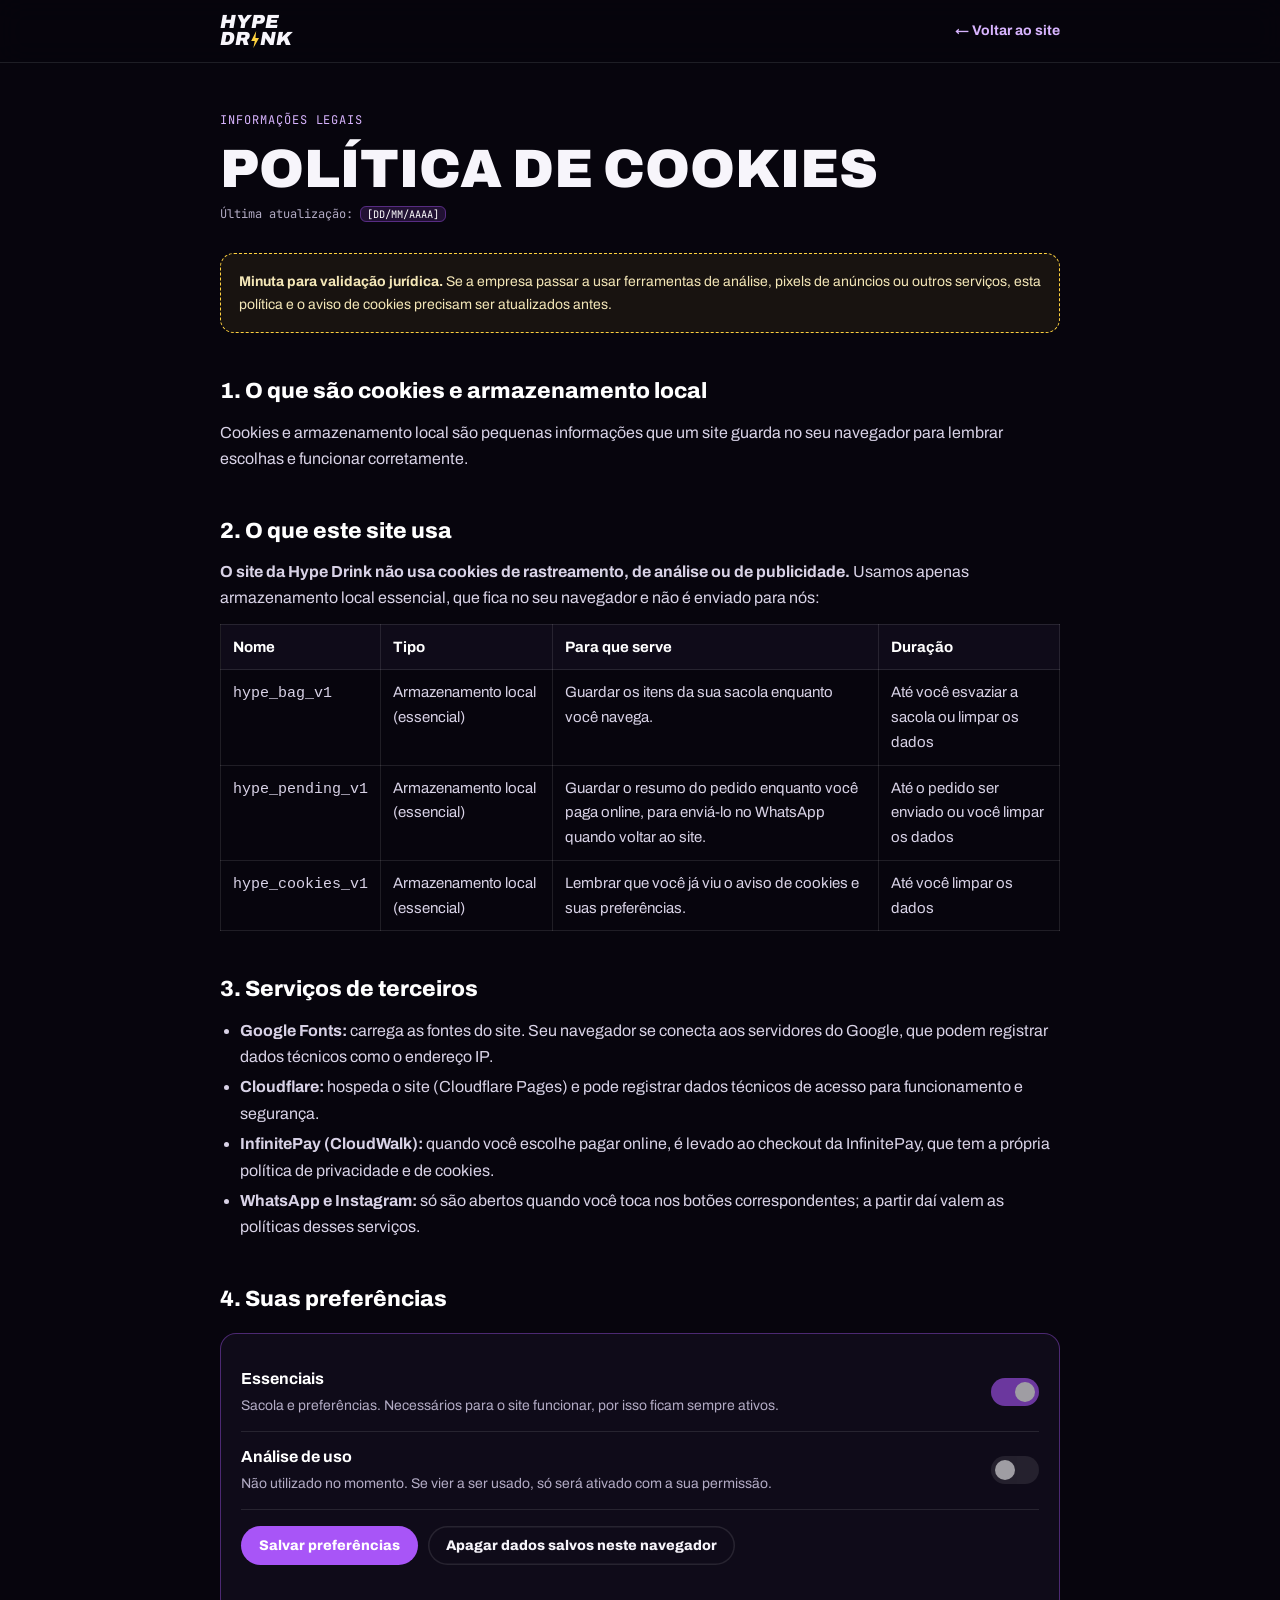
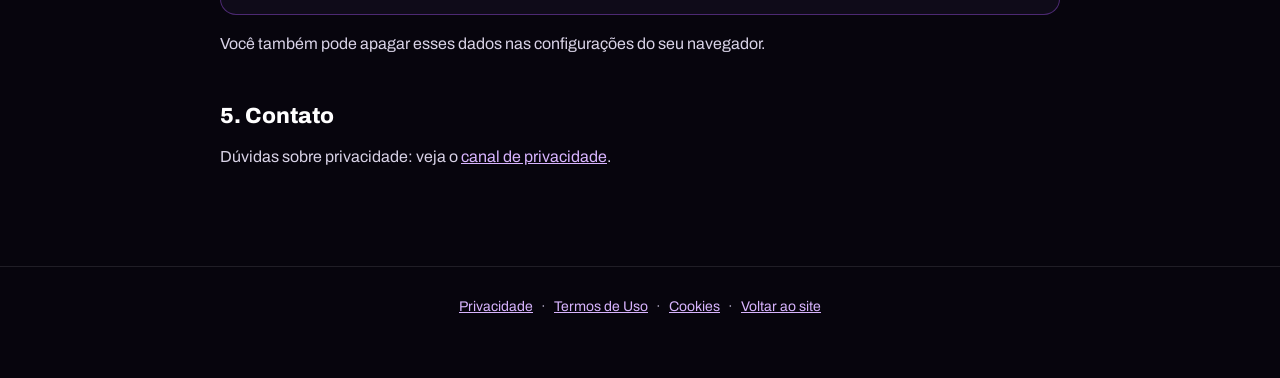
<file: public/cookies.html>
<!doctype html>
<html lang="pt-BR">
<head>
<meta charset="utf-8">
<meta name="viewport" content="width=device-width, initial-scale=1">
<title>Política de Cookies · Hype Fit Drink</title>
<link rel="icon" href="favicon.svg" type="image/svg+xml">
<link rel="icon" href="favicon-32.png" sizes="32x32" type="image/png">
<link rel="apple-touch-icon" href="apple-touch-icon.png">
<meta name="description" content="Quais cookies e armazenamentos o site da Hype Drink usa, para que servem e como gerenciar suas preferências.">
<meta name="theme-color" content="#07050d">
<link rel="preconnect" href="https://fonts.googleapis.com">
<link rel="preconnect" href="https://fonts.gstatic.com" crossorigin>
<link href="https://fonts.googleapis.com/css2?family=Archivo:ital,wght@0,400..900;1,900&family=JetBrains+Mono:wght@400;600&display=swap" rel="stylesheet">
<link rel="stylesheet" href="assets/legal.css">
</head>
<body>
<header class="top"><div class="in">
  <a href="index.html" class="logo" aria-label="Hype Drink, página inicial"><span>HYPE</span><span>DR<svg viewBox="0 0 12 24" aria-hidden="true"><path d="M8 0 1 14h5l-2 10 8-14H7z"/></svg>NK</span></a>
  <a href="index.html" class="back">← Voltar ao site</a>
</div></header>

<main>
  <p class="eyebrow">Informações legais</p>
  <h1>Política de Cookies</h1>
  <p class="meta">Última atualização: <span class="fill">[DD/MM/AAAA]</span></p>

  <div class="draft"><b>Minuta para validação jurídica.</b> Se a empresa passar a usar ferramentas de análise, pixels de anúncios ou outros serviços, esta política e o aviso de cookies precisam ser atualizados antes.</div>

  <h2>1. O que são cookies e armazenamento local</h2>
  <p>Cookies e armazenamento local são pequenas informações que um site guarda no seu navegador para lembrar escolhas e funcionar corretamente.</p>

  <h2>2. O que este site usa</h2>
  <p><b>O site da Hype Drink não usa cookies de rastreamento, de análise ou de publicidade.</b> Usamos apenas armazenamento local essencial, que fica no seu navegador e não é enviado para nós:</p>
  <table>
    <tr><th>Nome</th><th>Tipo</th><th>Para que serve</th><th>Duração</th></tr>
    <tr><td><code>hype_bag_v1</code></td><td>Armazenamento local (essencial)</td><td>Guardar os itens da sua sacola enquanto você navega.</td><td>Até você esvaziar a sacola ou limpar os dados</td></tr>
    <tr><td><code>hype_pending_v1</code></td><td>Armazenamento local (essencial)</td><td>Guardar o resumo do pedido enquanto você paga online, para enviá-lo no WhatsApp quando voltar ao site.</td><td>Até o pedido ser enviado ou você limpar os dados</td></tr>
    <tr><td><code>hype_cookies_v1</code></td><td>Armazenamento local (essencial)</td><td>Lembrar que você já viu o aviso de cookies e suas preferências.</td><td>Até você limpar os dados</td></tr>
  </table>

  <h2>3. Serviços de terceiros</h2>
  <ul>
    <li><b>Google Fonts:</b> carrega as fontes do site. Seu navegador se conecta aos servidores do Google, que podem registrar dados técnicos como o endereço IP.</li>
    <li><b>Cloudflare:</b> hospeda o site (Cloudflare Pages) e pode registrar dados técnicos de acesso para funcionamento e segurança.</li>
    <li><b>InfinitePay (CloudWalk):</b> quando você escolhe pagar online, é levado ao checkout da InfinitePay, que tem a própria política de privacidade e de cookies.</li>
    <li><b>WhatsApp e Instagram:</b> só são abertos quando você toca nos botões correspondentes; a partir daí valem as políticas desses serviços.</li>
  </ul>

  <h2 id="preferencias">4. Suas preferências</h2>
  <div class="panel">
    <div class="opt"><div><b>Essenciais</b><small>Sacola e preferências. Necessários para o site funcionar, por isso ficam sempre ativos.</small></div><label class="switch"><input type="checkbox" checked disabled aria-label="Essenciais (sempre ativos)"><span></span></label></div>
    <div class="opt"><div><b>Análise de uso</b><small>Não utilizado no momento. Se vier a ser usado, só será ativado com a sua permissão.</small></div><label class="switch"><input type="checkbox" id="ckAnalise" disabled aria-label="Análise de uso (não utilizado)"><span></span></label></div>
    <div class="acts">
      <button type="button" class="btn" id="ckSave">Salvar preferências</button>
      <button type="button" class="btn ghost" id="ckClear">Apagar dados salvos neste navegador</button>
    </div>
    <p class="status" id="ckStatus" role="status"></p>
  </div>
  <p>Você também pode apagar esses dados nas configurações do seu navegador.</p>

  <h2>5. Contato</h2>
  <p>Dúvidas sobre privacidade: veja o <a href="privacidade.html#contato">canal de privacidade</a>.</p>
</main>

<footer><a href="privacidade.html">Privacidade</a>·<a href="termos.html">Termos de Uso</a>·<a href="cookies.html">Cookies</a>·<a href="index.html">Voltar ao site</a></footer>

<script src="assets/cookies.js"></script>
</body>
</html>
</file>
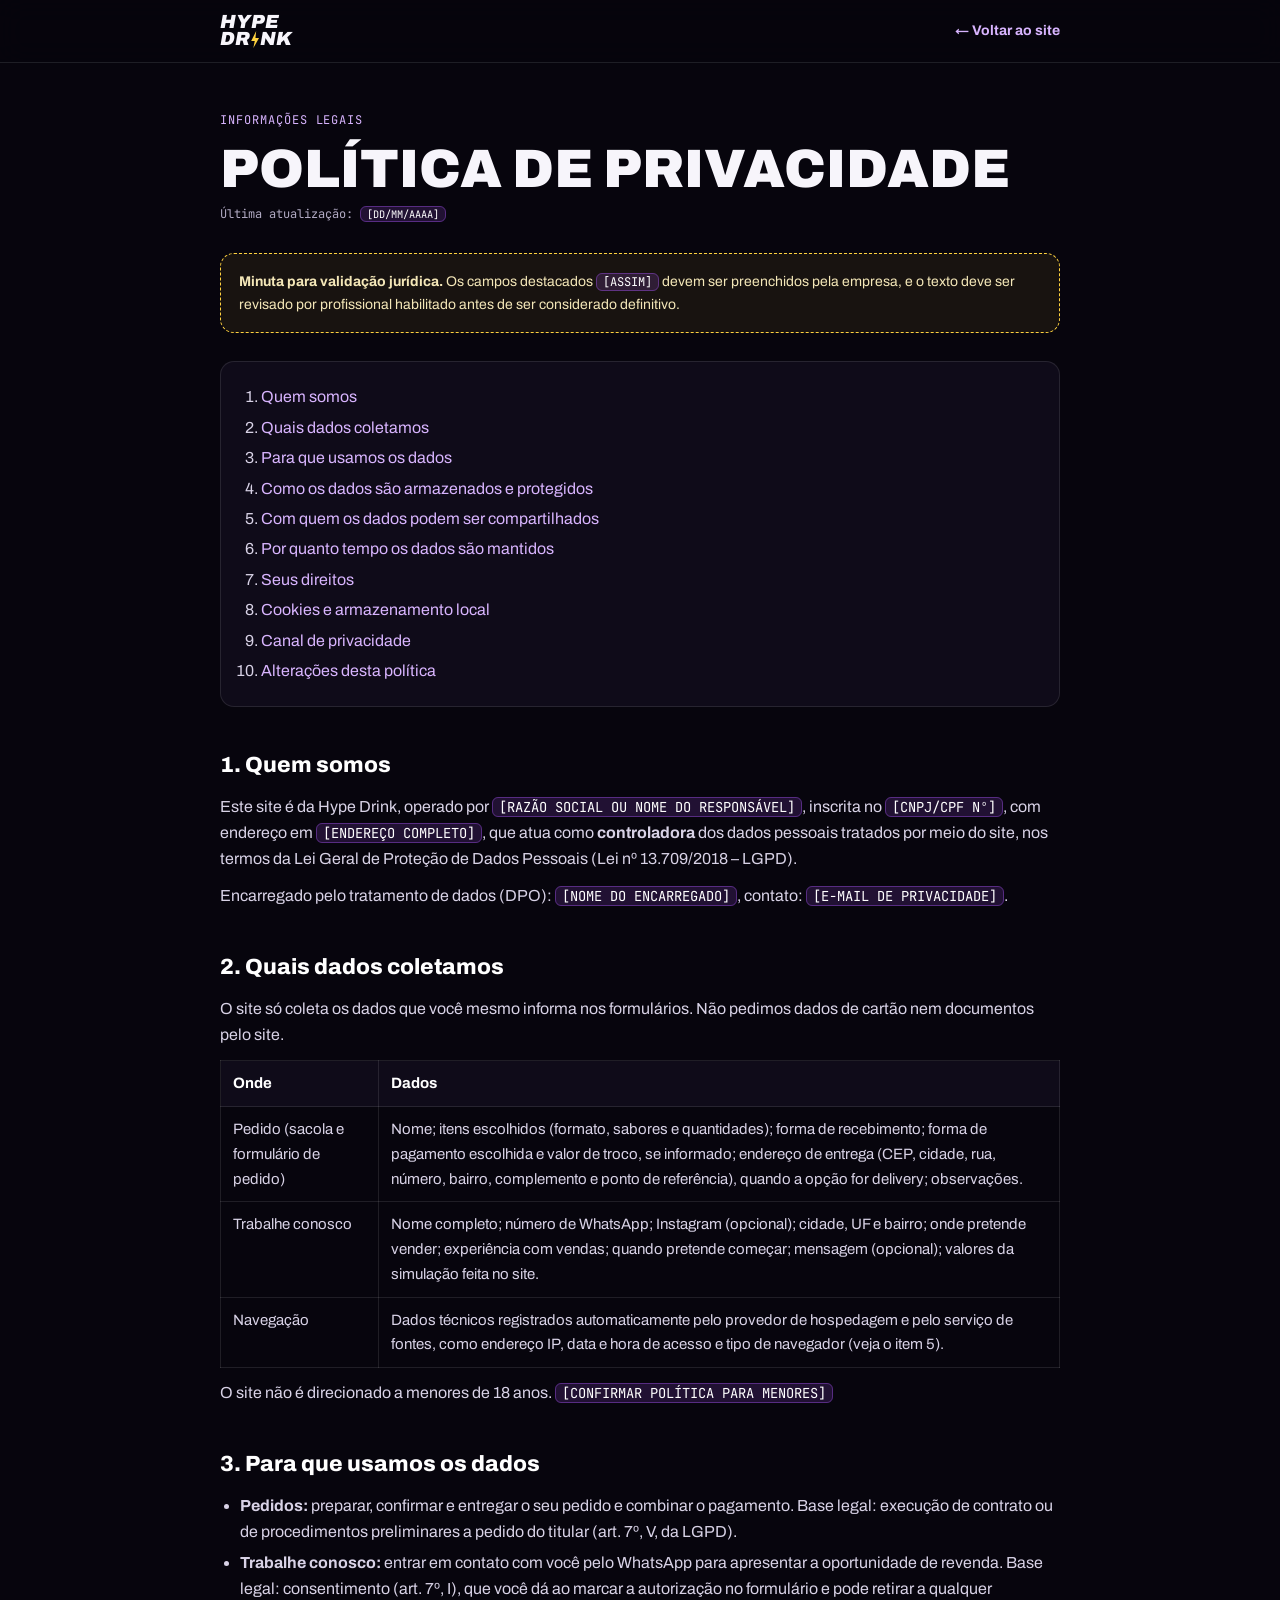
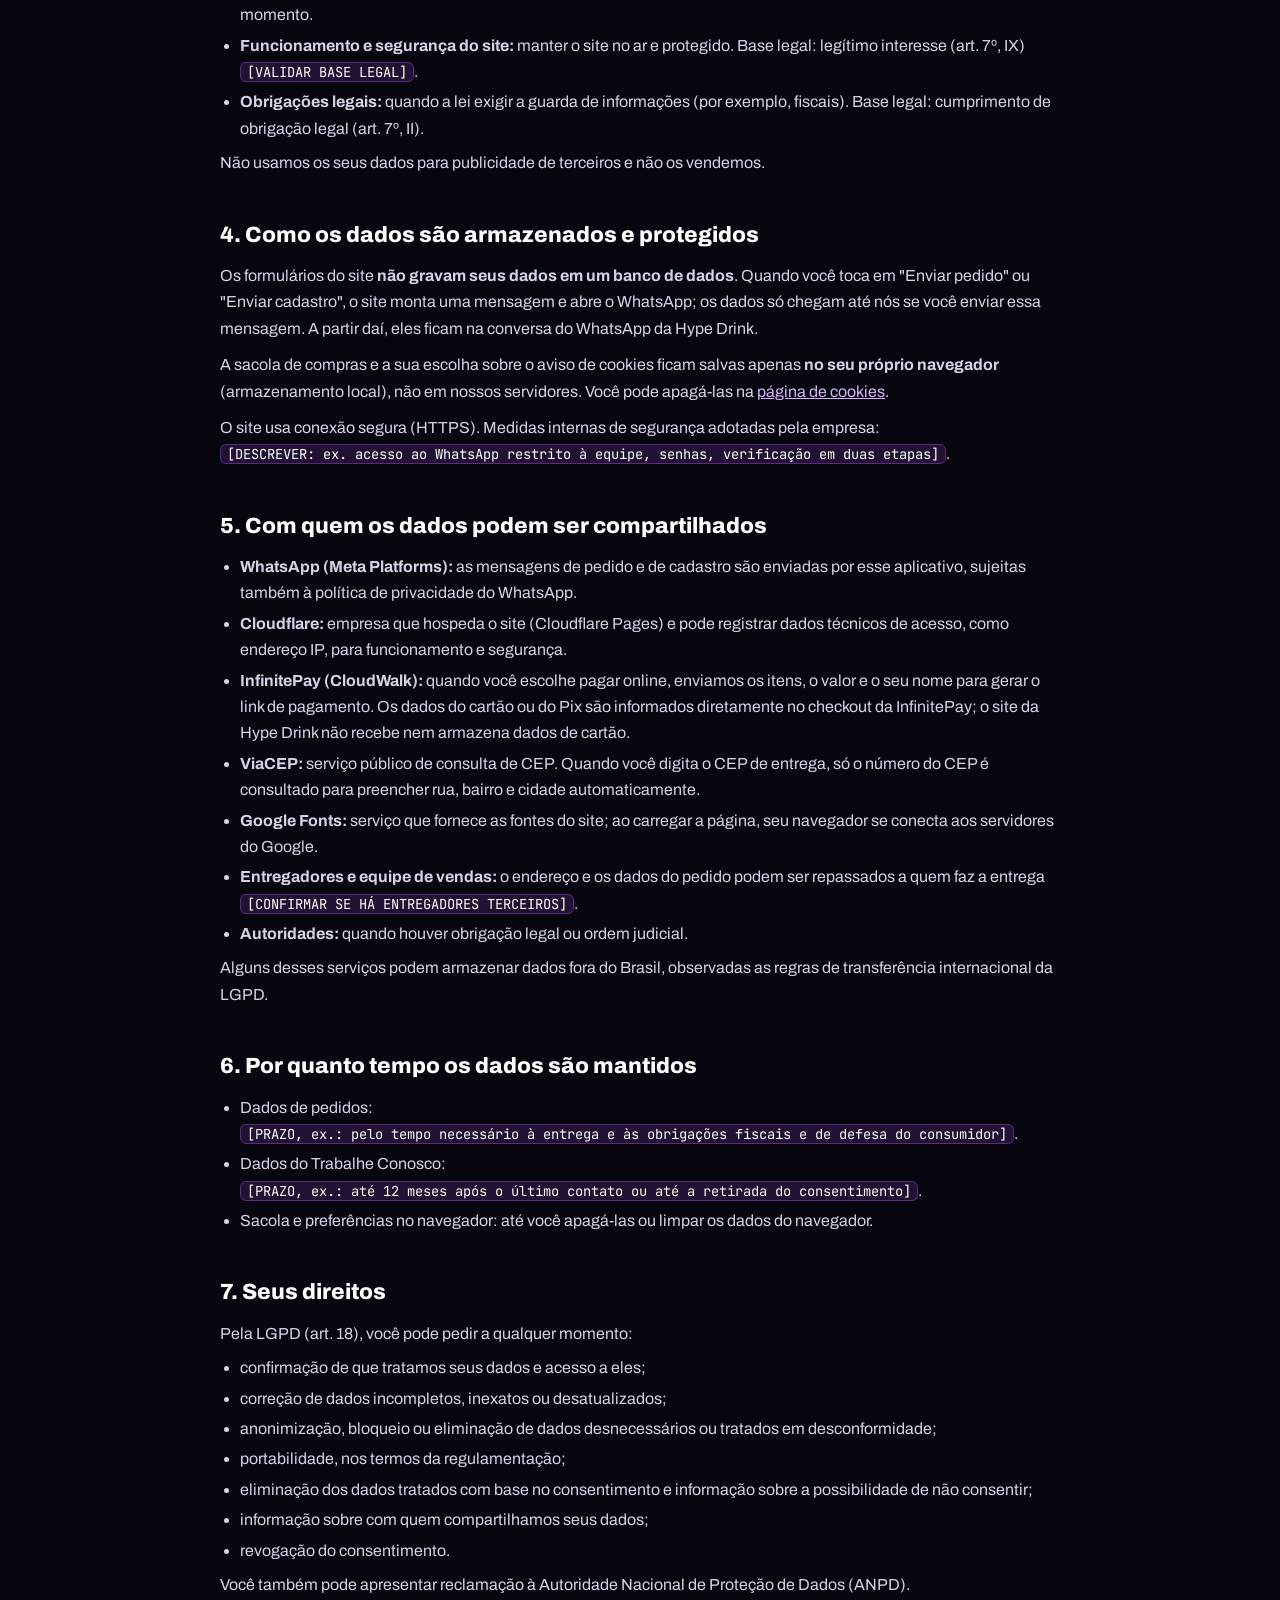
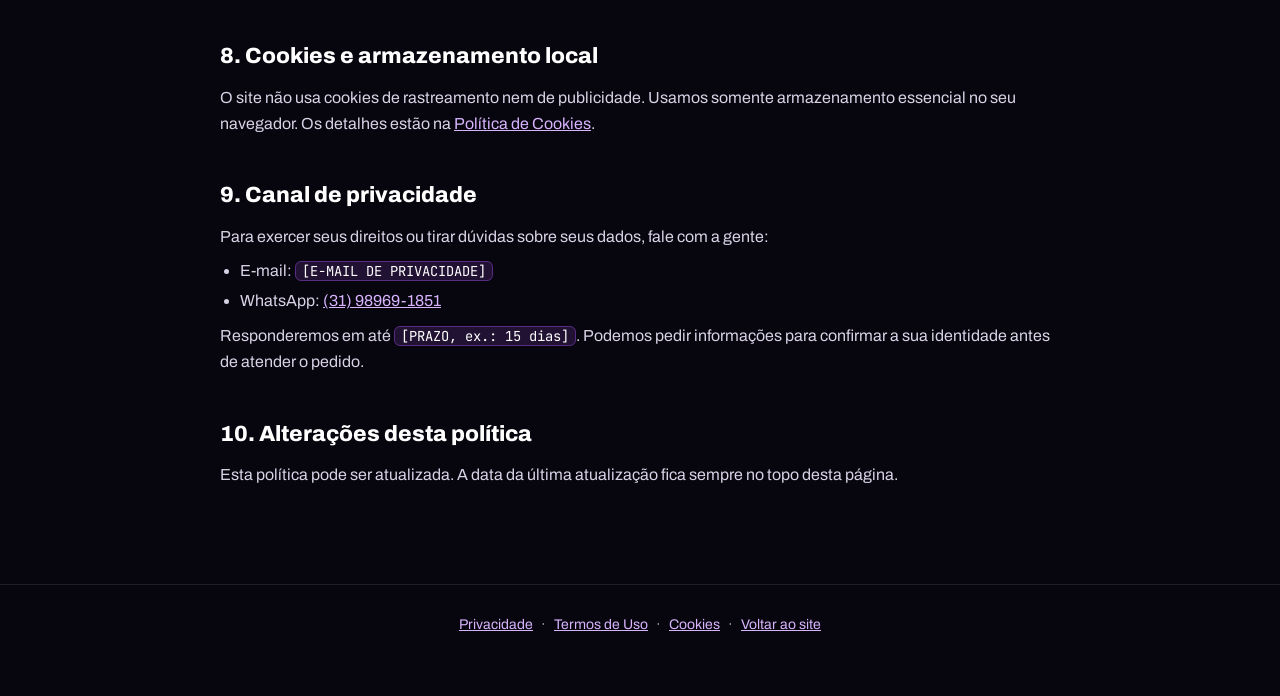
<file: public/privacidade.html>
<!doctype html>
<html lang="pt-BR">
<head>
<meta charset="utf-8">
<meta name="viewport" content="width=device-width, initial-scale=1">
<title>Política de Privacidade · Hype Fit Drink</title>
<link rel="icon" href="favicon.svg" type="image/svg+xml">
<link rel="icon" href="favicon-32.png" sizes="32x32" type="image/png">
<link rel="apple-touch-icon" href="apple-touch-icon.png">
<meta name="description" content="Como a Hype Drink coleta, usa e protege os seus dados pessoais, conforme a LGPD (Lei nº 13.709/2018).">
<meta name="theme-color" content="#07050d">
<link rel="preconnect" href="https://fonts.googleapis.com">
<link rel="preconnect" href="https://fonts.gstatic.com" crossorigin>
<link href="https://fonts.googleapis.com/css2?family=Archivo:ital,wght@0,400..900;1,900&family=JetBrains+Mono:wght@400;600&display=swap" rel="stylesheet">
<link rel="stylesheet" href="assets/legal.css">
</head>
<body>
<header class="top"><div class="in">
  <a href="index.html" class="logo" aria-label="Hype Drink, página inicial"><span>HYPE</span><span>DR<svg viewBox="0 0 12 24" aria-hidden="true"><path d="M8 0 1 14h5l-2 10 8-14H7z"/></svg>NK</span></a>
  <a href="index.html" class="back">← Voltar ao site</a>
</div></header>

<main>
  <p class="eyebrow">Informações legais</p>
  <h1>Política de Privacidade</h1>
  <p class="meta">Última atualização: <span class="fill">[DD/MM/AAAA]</span></p>

  <div class="draft"><b>Minuta para validação jurídica.</b> Os campos destacados <span class="fill">[ASSIM]</span> devem ser preenchidos pela empresa, e o texto deve ser revisado por profissional habilitado antes de ser considerado definitivo.</div>

  <nav class="toc" aria-label="Sumário"><ol>
    <li><a href="#quem">Quem somos</a></li>
    <li><a href="#dados">Quais dados coletamos</a></li>
    <li><a href="#finalidades">Para que usamos os dados</a></li>
    <li><a href="#armazenamento">Como os dados são armazenados e protegidos</a></li>
    <li><a href="#compartilhamento">Com quem os dados podem ser compartilhados</a></li>
    <li><a href="#retencao">Por quanto tempo os dados são mantidos</a></li>
    <li><a href="#direitos">Seus direitos</a></li>
    <li><a href="#cookies">Cookies e armazenamento local</a></li>
    <li><a href="#contato">Canal de privacidade</a></li>
    <li><a href="#alteracoes">Alterações desta política</a></li>
  </ol></nav>

  <h2 id="quem">1. Quem somos</h2>
  <p>Este site é da Hype Drink, operado por <span class="fill">[RAZÃO SOCIAL OU NOME DO RESPONSÁVEL]</span>, inscrita no <span class="fill">[CNPJ/CPF Nº]</span>, com endereço em <span class="fill">[ENDEREÇO COMPLETO]</span>, que atua como <b>controladora</b> dos dados pessoais tratados por meio do site, nos termos da Lei Geral de Proteção de Dados Pessoais (Lei nº 13.709/2018 – LGPD).</p>
  <p>Encarregado pelo tratamento de dados (DPO): <span class="fill">[NOME DO ENCARREGADO]</span>, contato: <span class="fill">[E-MAIL DE PRIVACIDADE]</span>.</p>

  <h2 id="dados">2. Quais dados coletamos</h2>
  <p>O site só coleta os dados que você mesmo informa nos formulários. Não pedimos dados de cartão nem documentos pelo site.</p>
  <table>
    <tr><th>Onde</th><th>Dados</th></tr>
    <tr><td>Pedido (sacola e formulário de pedido)</td><td>Nome; itens escolhidos (formato, sabores e quantidades); forma de recebimento; forma de pagamento escolhida e valor de troco, se informado; endereço de entrega (CEP, cidade, rua, número, bairro, complemento e ponto de referência), quando a opção for delivery; observações.</td></tr>
    <tr><td>Trabalhe conosco</td><td>Nome completo; número de WhatsApp; Instagram (opcional); cidade, UF e bairro; onde pretende vender; experiência com vendas; quando pretende começar; mensagem (opcional); valores da simulação feita no site.</td></tr>
    <tr><td>Navegação</td><td>Dados técnicos registrados automaticamente pelo provedor de hospedagem e pelo serviço de fontes, como endereço IP, data e hora de acesso e tipo de navegador (veja o item 5).</td></tr>
  </table>
  <p>O site não é direcionado a menores de 18 anos. <span class="fill">[CONFIRMAR POLÍTICA PARA MENORES]</span></p>

  <h2 id="finalidades">3. Para que usamos os dados</h2>
  <ul>
    <li><b>Pedidos:</b> preparar, confirmar e entregar o seu pedido e combinar o pagamento. Base legal: execução de contrato ou de procedimentos preliminares a pedido do titular (art. 7º, V, da LGPD).</li>
    <li><b>Trabalhe conosco:</b> entrar em contato com você pelo WhatsApp para apresentar a oportunidade de revenda. Base legal: consentimento (art. 7º, I), que você dá ao marcar a autorização no formulário e pode retirar a qualquer momento.</li>
    <li><b>Funcionamento e segurança do site:</b> manter o site no ar e protegido. Base legal: legítimo interesse (art. 7º, IX) <span class="fill">[VALIDAR BASE LEGAL]</span>.</li>
    <li><b>Obrigações legais:</b> quando a lei exigir a guarda de informações (por exemplo, fiscais). Base legal: cumprimento de obrigação legal (art. 7º, II).</li>
  </ul>
  <p>Não usamos os seus dados para publicidade de terceiros e não os vendemos.</p>

  <h2 id="armazenamento">4. Como os dados são armazenados e protegidos</h2>
  <p>Os formulários do site <b>não gravam seus dados em um banco de dados</b>. Quando você toca em "Enviar pedido" ou "Enviar cadastro", o site monta uma mensagem e abre o WhatsApp; os dados só chegam até nós se você enviar essa mensagem. A partir daí, eles ficam na conversa do WhatsApp da Hype Drink.</p>
  <p>A sacola de compras e a sua escolha sobre o aviso de cookies ficam salvas apenas <b>no seu próprio navegador</b> (armazenamento local), não em nossos servidores. Você pode apagá-las na <a href="cookies.html#preferencias">página de cookies</a>.</p>
  <p>O site usa conexão segura (HTTPS). Medidas internas de segurança adotadas pela empresa: <span class="fill">[DESCREVER: ex. acesso ao WhatsApp restrito à equipe, senhas, verificação em duas etapas]</span>.</p>

  <h2 id="compartilhamento">5. Com quem os dados podem ser compartilhados</h2>
  <ul>
    <li><b>WhatsApp (Meta Platforms):</b> as mensagens de pedido e de cadastro são enviadas por esse aplicativo, sujeitas também à política de privacidade do WhatsApp.</li>
    <li><b>Cloudflare:</b> empresa que hospeda o site (Cloudflare Pages) e pode registrar dados técnicos de acesso, como endereço IP, para funcionamento e segurança.</li>
    <li><b>InfinitePay (CloudWalk):</b> quando você escolhe pagar online, enviamos os itens, o valor e o seu nome para gerar o link de pagamento. Os dados do cartão ou do Pix são informados diretamente no checkout da InfinitePay; o site da Hype Drink não recebe nem armazena dados de cartão.</li>
    <li><b>ViaCEP:</b> serviço público de consulta de CEP. Quando você digita o CEP de entrega, só o número do CEP é consultado para preencher rua, bairro e cidade automaticamente.</li>
    <li><b>Google Fonts:</b> serviço que fornece as fontes do site; ao carregar a página, seu navegador se conecta aos servidores do Google.</li>
    <li><b>Entregadores e equipe de vendas:</b> o endereço e os dados do pedido podem ser repassados a quem faz a entrega <span class="fill">[CONFIRMAR SE HÁ ENTREGADORES TERCEIROS]</span>.</li>
    <li><b>Autoridades:</b> quando houver obrigação legal ou ordem judicial.</li>
  </ul>
  <p>Alguns desses serviços podem armazenar dados fora do Brasil, observadas as regras de transferência internacional da LGPD.</p>

  <h2 id="retencao">6. Por quanto tempo os dados são mantidos</h2>
  <ul>
    <li>Dados de pedidos: <span class="fill">[PRAZO, ex.: pelo tempo necessário à entrega e às obrigações fiscais e de defesa do consumidor]</span>.</li>
    <li>Dados do Trabalhe Conosco: <span class="fill">[PRAZO, ex.: até 12 meses após o último contato ou até a retirada do consentimento]</span>.</li>
    <li>Sacola e preferências no navegador: até você apagá-las ou limpar os dados do navegador.</li>
  </ul>

  <h2 id="direitos">7. Seus direitos</h2>
  <p>Pela LGPD (art. 18), você pode pedir a qualquer momento:</p>
  <ul>
    <li>confirmação de que tratamos seus dados e acesso a eles;</li>
    <li>correção de dados incompletos, inexatos ou desatualizados;</li>
    <li>anonimização, bloqueio ou eliminação de dados desnecessários ou tratados em desconformidade;</li>
    <li>portabilidade, nos termos da regulamentação;</li>
    <li>eliminação dos dados tratados com base no consentimento e informação sobre a possibilidade de não consentir;</li>
    <li>informação sobre com quem compartilhamos seus dados;</li>
    <li>revogação do consentimento.</li>
  </ul>
  <p>Você também pode apresentar reclamação à Autoridade Nacional de Proteção de Dados (ANPD).</p>

  <h2 id="cookies">8. Cookies e armazenamento local</h2>
  <p>O site não usa cookies de rastreamento nem de publicidade. Usamos somente armazenamento essencial no seu navegador. Os detalhes estão na <a href="cookies.html">Política de Cookies</a>.</p>

  <h2 id="contato">9. Canal de privacidade</h2>
  <p>Para exercer seus direitos ou tirar dúvidas sobre seus dados, fale com a gente:</p>
  <ul>
    <li>E-mail: <span class="fill">[E-MAIL DE PRIVACIDADE]</span></li>
    <li>WhatsApp: <a href="https://wa.me/5531989691851" target="_blank" rel="noopener">(31) 98969-1851</a></li>
  </ul>
  <p>Responderemos em até <span class="fill">[PRAZO, ex.: 15 dias]</span>. Podemos pedir informações para confirmar a sua identidade antes de atender o pedido.</p>

  <h2 id="alteracoes">10. Alterações desta política</h2>
  <p>Esta política pode ser atualizada. A data da última atualização fica sempre no topo desta página.</p>
</main>

<footer><a href="privacidade.html">Privacidade</a>·<a href="termos.html">Termos de Uso</a>·<a href="cookies.html">Cookies</a>·<a href="index.html">Voltar ao site</a></footer>
</body>
</html>
</file>
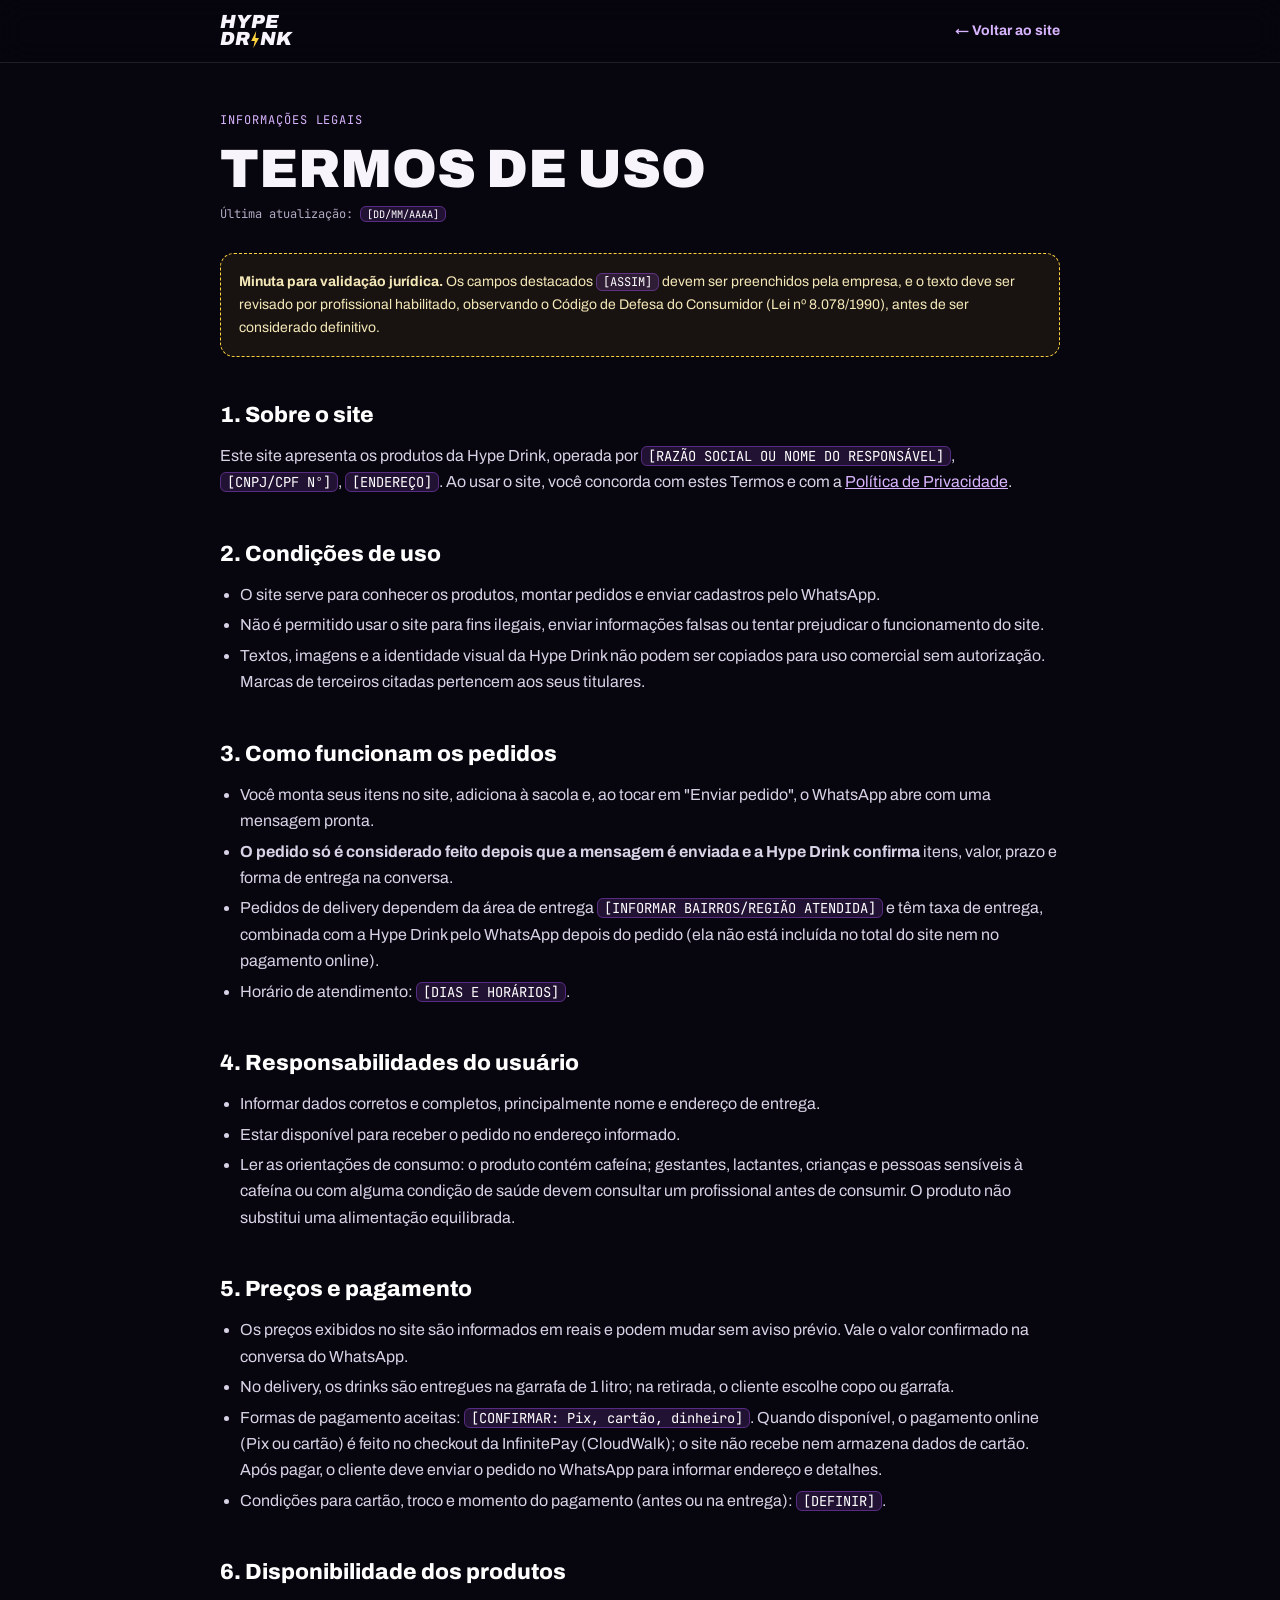
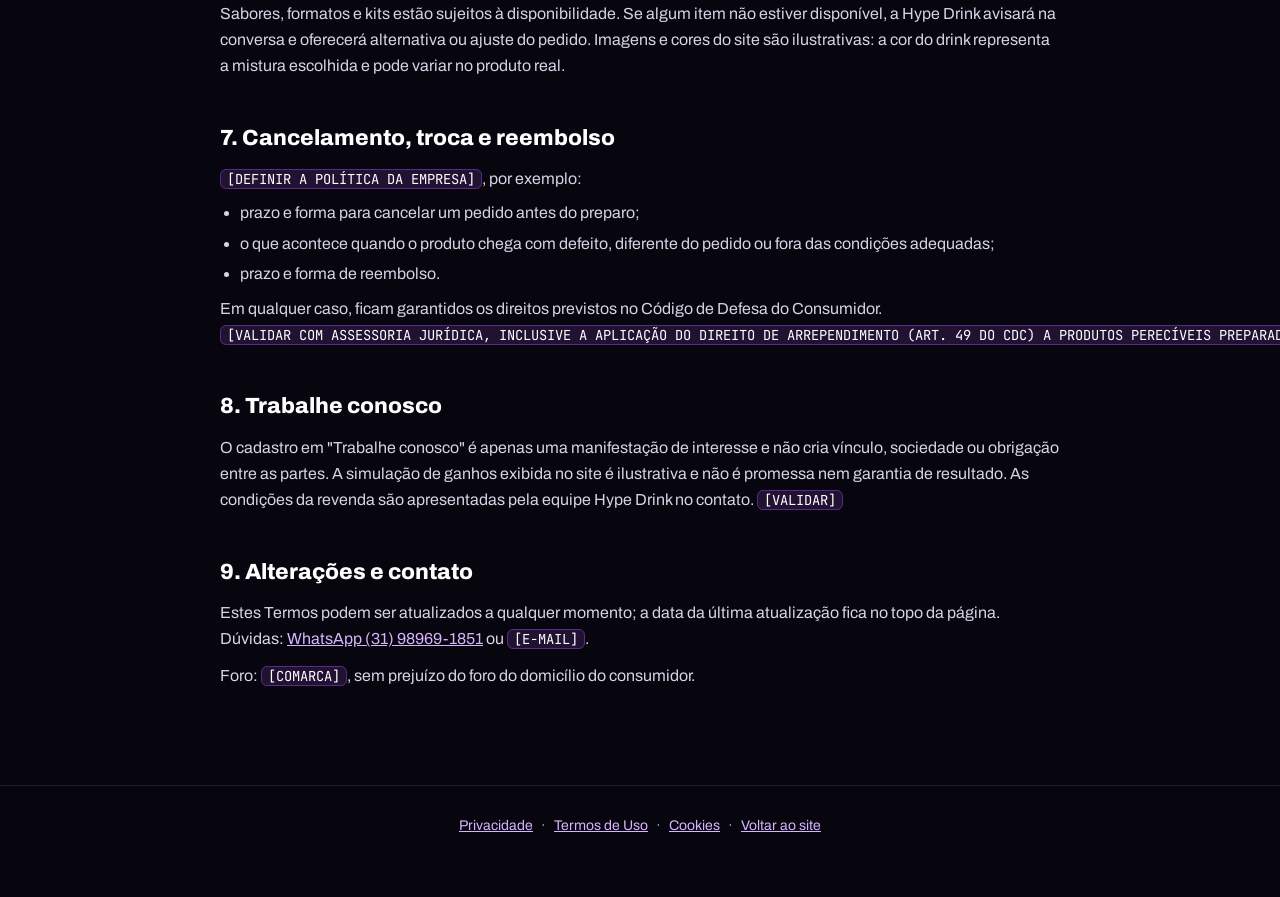
<file: public/termos.html>
<!doctype html>
<html lang="pt-BR">
<head>
<meta charset="utf-8">
<meta name="viewport" content="width=device-width, initial-scale=1">
<title>Termos de Uso · Hype Fit Drink</title>
<link rel="icon" href="favicon.svg" type="image/svg+xml">
<link rel="icon" href="favicon-32.png" sizes="32x32" type="image/png">
<link rel="apple-touch-icon" href="apple-touch-icon.png">
<meta name="description" content="Condições de uso do site da Hype Drink, regras para pedidos, pagamento, disponibilidade, cancelamento, troca e reembolso.">
<meta name="theme-color" content="#07050d">
<link rel="preconnect" href="https://fonts.googleapis.com">
<link rel="preconnect" href="https://fonts.gstatic.com" crossorigin>
<link href="https://fonts.googleapis.com/css2?family=Archivo:ital,wght@0,400..900;1,900&family=JetBrains+Mono:wght@400;600&display=swap" rel="stylesheet">
<link rel="stylesheet" href="assets/legal.css">
</head>
<body>
<header class="top"><div class="in">
  <a href="index.html" class="logo" aria-label="Hype Drink, página inicial"><span>HYPE</span><span>DR<svg viewBox="0 0 12 24" aria-hidden="true"><path d="M8 0 1 14h5l-2 10 8-14H7z"/></svg>NK</span></a>
  <a href="index.html" class="back">← Voltar ao site</a>
</div></header>

<main>
  <p class="eyebrow">Informações legais</p>
  <h1>Termos de Uso</h1>
  <p class="meta">Última atualização: <span class="fill">[DD/MM/AAAA]</span></p>

  <div class="draft"><b>Minuta para validação jurídica.</b> Os campos destacados <span class="fill">[ASSIM]</span> devem ser preenchidos pela empresa, e o texto deve ser revisado por profissional habilitado, observando o Código de Defesa do Consumidor (Lei nº 8.078/1990), antes de ser considerado definitivo.</div>

  <h2>1. Sobre o site</h2>
  <p>Este site apresenta os produtos da Hype Drink, operada por <span class="fill">[RAZÃO SOCIAL OU NOME DO RESPONSÁVEL]</span>, <span class="fill">[CNPJ/CPF Nº]</span>, <span class="fill">[ENDEREÇO]</span>. Ao usar o site, você concorda com estes Termos e com a <a href="privacidade.html">Política de Privacidade</a>.</p>

  <h2>2. Condições de uso</h2>
  <ul>
    <li>O site serve para conhecer os produtos, montar pedidos e enviar cadastros pelo WhatsApp.</li>
    <li>Não é permitido usar o site para fins ilegais, enviar informações falsas ou tentar prejudicar o funcionamento do site.</li>
    <li>Textos, imagens e a identidade visual da Hype Drink não podem ser copiados para uso comercial sem autorização. Marcas de terceiros citadas pertencem aos seus titulares.</li>
  </ul>

  <h2>3. Como funcionam os pedidos</h2>
  <ul>
    <li>Você monta seus itens no site, adiciona à sacola e, ao tocar em "Enviar pedido", o WhatsApp abre com uma mensagem pronta.</li>
    <li><b>O pedido só é considerado feito depois que a mensagem é enviada e a Hype Drink confirma</b> itens, valor, prazo e forma de entrega na conversa.</li>
    <li>Pedidos de delivery dependem da área de entrega <span class="fill">[INFORMAR BAIRROS/REGIÃO ATENDIDA]</span> e têm taxa de entrega, combinada com a Hype Drink pelo WhatsApp depois do pedido (ela não está incluída no total do site nem no pagamento online).</li>
    <li>Horário de atendimento: <span class="fill">[DIAS E HORÁRIOS]</span>.</li>
  </ul>

  <h2>4. Responsabilidades do usuário</h2>
  <ul>
    <li>Informar dados corretos e completos, principalmente nome e endereço de entrega.</li>
    <li>Estar disponível para receber o pedido no endereço informado.</li>
    <li>Ler as orientações de consumo: o produto contém cafeína; gestantes, lactantes, crianças e pessoas sensíveis à cafeína ou com alguma condição de saúde devem consultar um profissional antes de consumir. O produto não substitui uma alimentação equilibrada.</li>
  </ul>

  <h2>5. Preços e pagamento</h2>
  <ul>
    <li>Os preços exibidos no site são informados em reais e podem mudar sem aviso prévio. Vale o valor confirmado na conversa do WhatsApp.</li>
    <li>No delivery, os drinks são entregues na garrafa de 1 litro; na retirada, o cliente escolhe copo ou garrafa.</li>
    <li>Formas de pagamento aceitas: <span class="fill">[CONFIRMAR: Pix, cartão, dinheiro]</span>. Quando disponível, o pagamento online (Pix ou cartão) é feito no checkout da InfinitePay (CloudWalk); o site não recebe nem armazena dados de cartão. Após pagar, o cliente deve enviar o pedido no WhatsApp para informar endereço e detalhes.</li>
    <li>Condições para cartão, troco e momento do pagamento (antes ou na entrega): <span class="fill">[DEFINIR]</span>.</li>
  </ul>

  <h2>6. Disponibilidade dos produtos</h2>
  <p>Sabores, formatos e kits estão sujeitos à disponibilidade. Se algum item não estiver disponível, a Hype Drink avisará na conversa e oferecerá alternativa ou ajuste do pedido. Imagens e cores do site são ilustrativas: a cor do drink representa a mistura escolhida e pode variar no produto real.</p>

  <h2>7. Cancelamento, troca e reembolso</h2>
  <p><span class="fill">[DEFINIR A POLÍTICA DA EMPRESA]</span>, por exemplo:</p>
  <ul>
    <li>prazo e forma para cancelar um pedido antes do preparo;</li>
    <li>o que acontece quando o produto chega com defeito, diferente do pedido ou fora das condições adequadas;</li>
    <li>prazo e forma de reembolso.</li>
  </ul>
  <p>Em qualquer caso, ficam garantidos os direitos previstos no Código de Defesa do Consumidor. <span class="fill">[VALIDAR COM ASSESSORIA JURÍDICA, INCLUSIVE A APLICAÇÃO DO DIREITO DE ARREPENDIMENTO (ART. 49 DO CDC) A PRODUTOS PERECÍVEIS PREPARADOS NA HORA]</span></p>

  <h2>8. Trabalhe conosco</h2>
  <p>O cadastro em "Trabalhe conosco" é apenas uma manifestação de interesse e não cria vínculo, sociedade ou obrigação entre as partes. A simulação de ganhos exibida no site é ilustrativa e não é promessa nem garantia de resultado. As condições da revenda são apresentadas pela equipe Hype Drink no contato. <span class="fill">[VALIDAR]</span></p>

  <h2>9. Alterações e contato</h2>
  <p>Estes Termos podem ser atualizados a qualquer momento; a data da última atualização fica no topo da página. Dúvidas: <a href="https://wa.me/5531989691851" target="_blank" rel="noopener">WhatsApp (31) 98969-1851</a> ou <span class="fill">[E-MAIL]</span>.</p>
  <p>Foro: <span class="fill">[COMARCA]</span>, sem prejuízo do foro do domicílio do consumidor.</p>
</main>

<footer><a href="privacidade.html">Privacidade</a>·<a href="termos.html">Termos de Uso</a>·<a href="cookies.html">Cookies</a>·<a href="index.html">Voltar ao site</a></footer>
</body>
</html>
</file>
<file: assets/legal.css>
:root{--bg:#07050d;--bg2:#0f0b19;--line:rgba(255,255,255,.1);--line2:rgba(168,85,247,.4);--text:#f7f5fb;--mute:#b2abc4;--p:#a855f7;--p3:#d8b4fe;--volt:#ffd23f;--mono:"JetBrains Mono",ui-monospace,monospace}
*{box-sizing:border-box;margin:0;padding:0}
body{background:var(--bg);color:var(--text);font-family:"Archivo",system-ui,sans-serif;line-height:1.65;-webkit-font-smoothing:antialiased}
a{color:var(--p3)}
.top{position:sticky;top:0;z-index:5;background:rgba(7,5,13,.85);backdrop-filter:blur(14px);border-bottom:1px solid var(--line)}
.top .in{max-width:880px;margin:0 auto;padding:0 20px;height:62px;display:flex;align-items:center;justify-content:space-between;gap:16px}
.logo{display:inline-flex;flex-direction:column;font-weight:900;font-style:italic;font-size:19px;line-height:.86;color:var(--text);text-decoration:none}
.logo span{display:flex;align-items:flex-end}
.logo svg{width:.5em;height:.9em;fill:var(--volt)}
.back{font-size:14px;font-weight:700;text-decoration:none}
main{max-width:880px;margin:0 auto;padding:48px 20px 96px}
.eyebrow{font-family:var(--mono);font-size:12px;letter-spacing:.08em;text-transform:uppercase;color:var(--p3)}
h1{font-size:clamp(34px,6vw,54px);line-height:1.05;font-weight:900;text-transform:uppercase;margin:10px 0 8px}
.meta{font-family:var(--mono);font-size:12px;color:var(--mute)}
.draft{margin:28px 0;padding:16px 18px;border:1px dashed var(--volt);border-radius:14px;background:rgba(255,210,63,.07);font-size:14px;color:#f4e7b8}
h2{font-size:22px;font-weight:800;margin:40px 0 10px;color:#fff}
h3{font-size:17px;font-weight:800;margin:20px 0 6px}
p,li{color:#d8d2e6;font-size:16px}
p+p{margin-top:10px}
ul{padding-left:20px;margin:8px 0}
li{margin:4px 0}
.fill{background:rgba(168,85,247,.16);border:1px solid var(--line2);border-radius:6px;padding:0 6px;color:#fff;font-family:var(--mono);font-size:.86em;white-space:nowrap}
table{width:100%;border-collapse:collapse;margin:12px 0;font-size:15px}
th,td{border:1px solid var(--line);padding:10px 12px;text-align:left;vertical-align:top;color:#d8d2e6}
th{background:var(--bg2);color:#fff}
.toc{margin:24px 0;padding:18px 20px;border:1px solid var(--line);border-radius:14px;background:var(--bg2)}
.toc ol{padding-left:20px}
.toc a{text-decoration:none}
.panel{margin:16px 0;padding:20px;border:1px solid var(--line2);border-radius:16px;background:var(--bg2)}
.opt{display:flex;justify-content:space-between;gap:16px;align-items:center;padding:12px 0;border-bottom:1px solid var(--line)}
.opt:last-of-type{border-bottom:0}
.opt b{display:block;color:#fff}
.opt small{color:var(--mute);font-size:14px}
.switch{position:relative;width:48px;height:28px;flex:none}
.switch input{opacity:0;width:0;height:0}
.switch span{position:absolute;inset:0;border-radius:999px;background:rgba(255,255,255,.15);transition:.2s;cursor:pointer}
.switch span::after{content:"";position:absolute;left:4px;top:4px;width:20px;height:20px;border-radius:50%;background:#fff;transition:.2s}
.switch input:checked+span{background:var(--p)}
.switch input:checked+span::after{transform:translateX(20px)}
.switch input:disabled+span{opacity:.6;cursor:not-allowed}
.btn{display:inline-flex;align-items:center;gap:8px;font-weight:800;font-size:14px;padding:12px 18px;border-radius:999px;background:var(--p);color:#fff;border:0;cursor:pointer;font-family:inherit;text-decoration:none}
.btn.ghost{background:transparent;box-shadow:inset 0 0 0 1.5px var(--line);color:var(--text)}
.acts{display:flex;gap:10px;flex-wrap:wrap;margin-top:16px}
.status{font-size:14px;color:var(--p3);margin-top:10px;min-height:1.4em}
footer{border-top:1px solid var(--line);padding:28px 20px 60px;text-align:center;font-size:14px;color:var(--mute)}
footer a{margin:0 8px}
</file>
<file: public/assets/legal.css>
:root{--bg:#07050d;--bg2:#0f0b19;--line:rgba(255,255,255,.1);--line2:rgba(168,85,247,.4);--text:#f7f5fb;--mute:#b2abc4;--p:#a855f7;--p3:#d8b4fe;--volt:#ffd23f;--mono:"JetBrains Mono",ui-monospace,monospace}
*{box-sizing:border-box;margin:0;padding:0}
body{background:var(--bg);color:var(--text);font-family:"Archivo",system-ui,sans-serif;line-height:1.65;-webkit-font-smoothing:antialiased}
a{color:var(--p3)}
.top{position:sticky;top:0;z-index:5;background:rgba(7,5,13,.85);backdrop-filter:blur(14px);border-bottom:1px solid var(--line)}
.top .in{max-width:880px;margin:0 auto;padding:0 20px;height:62px;display:flex;align-items:center;justify-content:space-between;gap:16px}
.logo{display:inline-flex;flex-direction:column;font-weight:900;font-style:italic;font-size:19px;line-height:.86;color:var(--text);text-decoration:none}
.logo span{display:flex;align-items:flex-end}
.logo svg{width:.5em;height:.9em;fill:var(--volt)}
.back{font-size:14px;font-weight:700;text-decoration:none}
main{max-width:880px;margin:0 auto;padding:48px 20px 96px}
.eyebrow{font-family:var(--mono);font-size:12px;letter-spacing:.08em;text-transform:uppercase;color:var(--p3)}
h1{font-size:clamp(34px,6vw,54px);line-height:1.05;font-weight:900;text-transform:uppercase;margin:10px 0 8px}
.meta{font-family:var(--mono);font-size:12px;color:var(--mute)}
.draft{margin:28px 0;padding:16px 18px;border:1px dashed var(--volt);border-radius:14px;background:rgba(255,210,63,.07);font-size:14px;color:#f4e7b8}
h2{font-size:22px;font-weight:800;margin:40px 0 10px;color:#fff}
h3{font-size:17px;font-weight:800;margin:20px 0 6px}
p,li{color:#d8d2e6;font-size:16px}
p+p{margin-top:10px}
ul{padding-left:20px;margin:8px 0}
li{margin:4px 0}
.fill{background:rgba(168,85,247,.16);border:1px solid var(--line2);border-radius:6px;padding:0 6px;color:#fff;font-family:var(--mono);font-size:.86em;white-space:nowrap}
table{width:100%;border-collapse:collapse;margin:12px 0;font-size:15px}
th,td{border:1px solid var(--line);padding:10px 12px;text-align:left;vertical-align:top;color:#d8d2e6}
th{background:var(--bg2);color:#fff}
.toc{margin:24px 0;padding:18px 20px;border:1px solid var(--line);border-radius:14px;background:var(--bg2)}
.toc ol{padding-left:20px}
.toc a{text-decoration:none}
.panel{margin:16px 0;padding:20px;border:1px solid var(--line2);border-radius:16px;background:var(--bg2)}
.opt{display:flex;justify-content:space-between;gap:16px;align-items:center;padding:12px 0;border-bottom:1px solid var(--line)}
.opt:last-of-type{border-bottom:0}
.opt b{display:block;color:#fff}
.opt small{color:var(--mute);font-size:14px}
.switch{position:relative;width:48px;height:28px;flex:none}
.switch input{opacity:0;width:0;height:0}
.switch span{position:absolute;inset:0;border-radius:999px;background:rgba(255,255,255,.15);transition:.2s;cursor:pointer}
.switch span::after{content:"";position:absolute;left:4px;top:4px;width:20px;height:20px;border-radius:50%;background:#fff;transition:.2s}
.switch input:checked+span{background:var(--p)}
.switch input:checked+span::after{transform:translateX(20px)}
.switch input:disabled+span{opacity:.6;cursor:not-allowed}
.btn{display:inline-flex;align-items:center;gap:8px;font-weight:800;font-size:14px;padding:12px 18px;border-radius:999px;background:var(--p);color:#fff;border:0;cursor:pointer;font-family:inherit;text-decoration:none}
.btn.ghost{background:transparent;box-shadow:inset 0 0 0 1.5px var(--line);color:var(--text)}
.acts{display:flex;gap:10px;flex-wrap:wrap;margin-top:16px}
.status{font-size:14px;color:var(--p3);margin-top:10px;min-height:1.4em}
footer{border-top:1px solid var(--line);padding:28px 20px 60px;text-align:center;font-size:14px;color:var(--mute)}
footer a{margin:0 8px}
</file>
